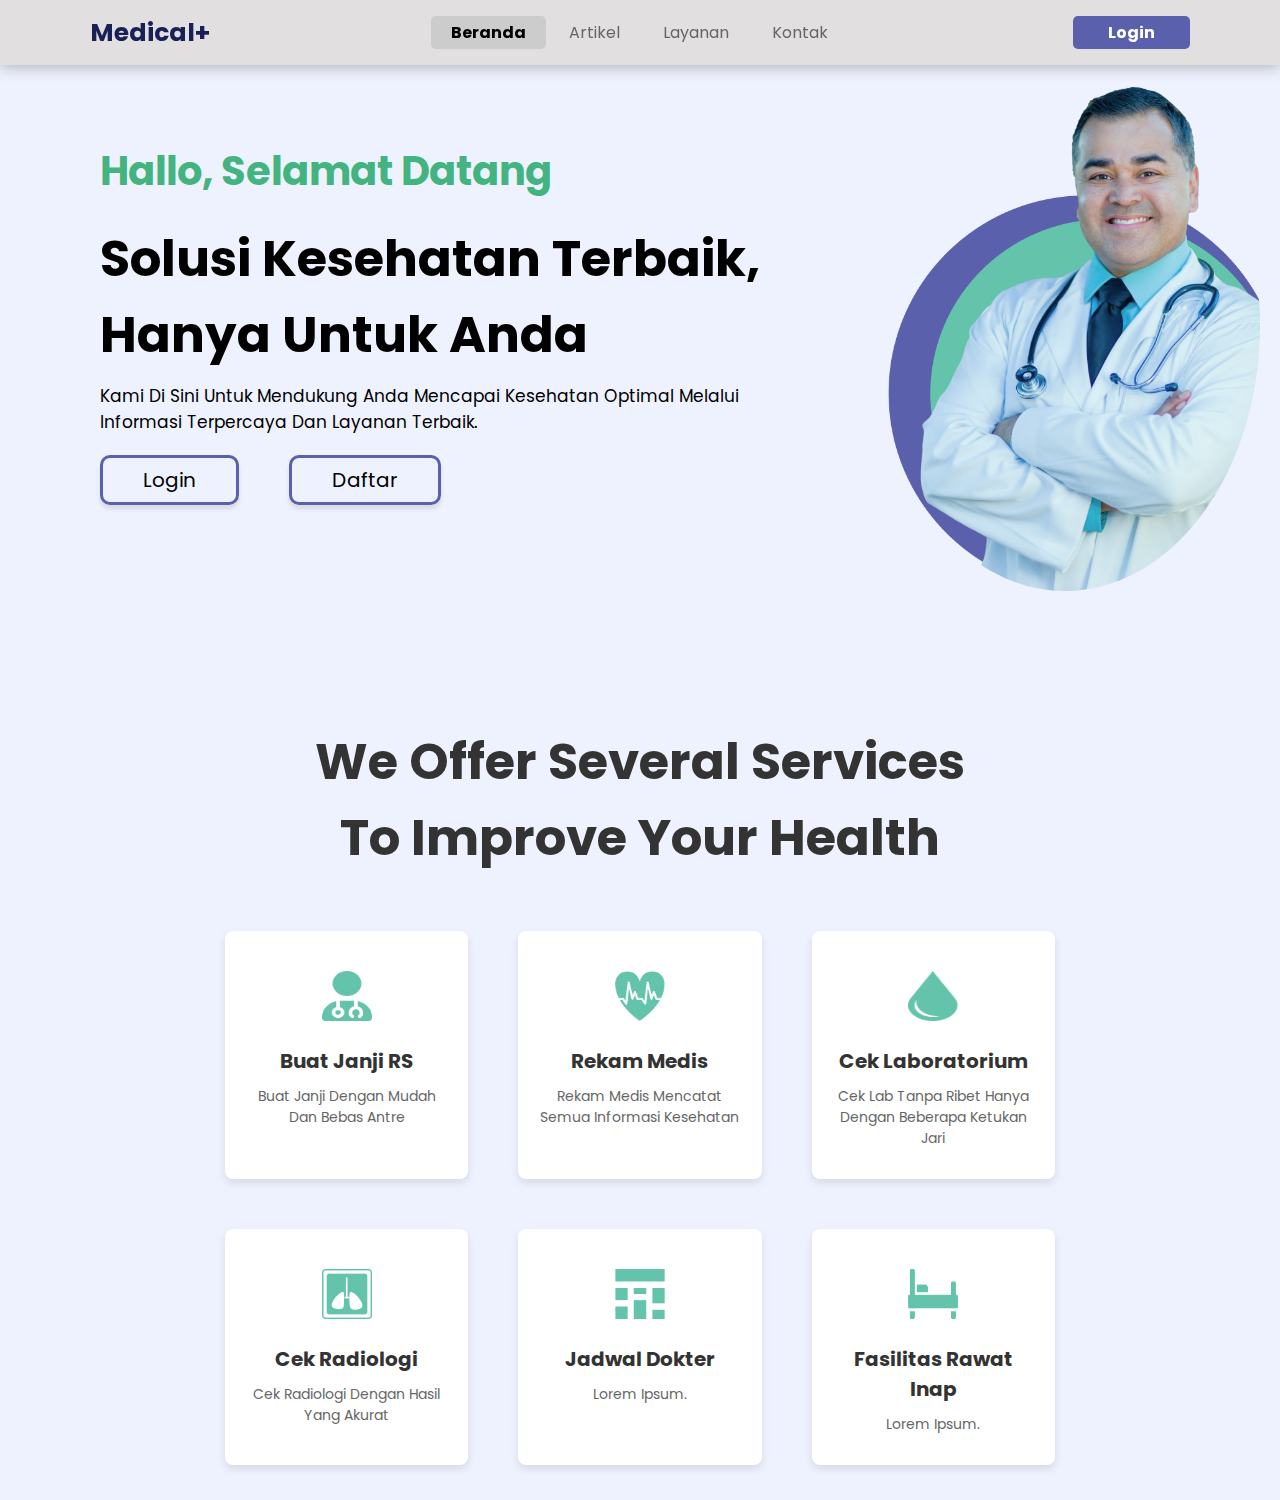
<file: public/lg/index.html>
<!DOCTYPE html>
<html lang="en">
<head>
  <meta charset="UTF-8">
  <meta name="viewport" content="width=device-width, initial-scale=1.0">
  <!-- Font awesome -->
  <link rel="stylesheet" href="https://cdnjs.cloudflare.com/ajax/libs/font-awesome/6.5.2/css/all.min.css">
  <link rel="stylesheet" href="style.css">

  <title>Mediacl+</title>
</head>
<body>

  <!-- header section starts -->
  <header>

    <a href="#" class="logo"><i class="fas-fa-untensils"></i>medical+</a>

    <nav class="navbar">
      <a href="#login">login</a>
      <a class="active" href="#beranda">beranda</a>
      <a href="#artikel">artikel</a>
      <a href="#layanan">layanan</a>
      <a href="#kontak">kontak</a>
    </nav>

    
    <div class="login">
      <a href="login/login.html">Login</a>
    </div>
    
    <div class="menu-bars">
      <i class="fas fa-bars" id="menu-bars"></i>
    </div>

  </header>

  <!-- header section end -->
  
  <section class="welcome-section" id="beranda">
    <div class="welcome-text">
      <h1>Hallo, Selamat Datang</h1>
      <h2>Solusi Kesehatan Terbaik, <br>Hanya Untuk Anda</h2>
      <p>Kami di sini untuk mendukung Anda mencapai kesehatan optimal melalui informasi terpercaya dan layanan terbaik.</p>
      <div class="buttons">
        <a href="login/login.html" class="btn login-btn">Login</a>
        <a href="login/login.html" class="btn login-btn">Daftar</a>
      </div>
    </div>
    <div class="doctor-image">
      <img src="img/doctor.png" alt="doctor">
    </div>
  </section>

  <br>
  <br>
  <br>

  <section class="services" id="layanan">
        <h1>We offer several services <br>To Improve Your Health</h1>
        <div class="services-container">
            <div class="service-box">
                <img src="img/buat_janji.png" alt="Buat Janji RS">
                <h3>Buat Janji RS</h3>
                <p>Buat janji dengan mudah dan bebas antre</p>
            </div>
            <div class="service-box">
                <img src="img/rekam_medis.png" alt="Rekam Medis">
                <h3>Rekam Medis</h3> 
                <p>Rekam medis mencatat semua informasi kesehatan</p>
            </div>
            <div class="service-box">
                <img src="img/cek_labo.png" alt="Cek Laboratorium">
                <h3>Cek Laboratorium</h3>
                <p>Cek lab tanpa ribet hanya dengan beberapa ketukan jari</p>
            </div>
            <div class="service-box">
                <img src="img/cek_radio.png" alt="Cek Radiologi">
                <h3>Cek Radiologi</h3>
                <p>Cek Radiologi dengan hasil yang akurat</p>
            </div>
            <div class="service-box">
                <img src="img/jadwal_dok.png" alt="Jadwal Dokter">
                <h3>Jadwal Dokter</h3>
                <p>Lorem Ipsum.</p>
            </div>
            <div class="service-box">
                <img src="img/rawat_inap.png" alt="Fasilitas Rawat Inap">
                <h3>Fasilitas Rawat Inap</h3>
                <p>Lorem Ipsum.</p>
            </div>
        </div>
    </section>

    <!-- <section class="artikel">
      <p>Lorem ipsum dolor, sit amet consectetur adipisicing elit. Praesentium necessitatibus aliquid dolor, ad facere a illum numquam voluptates. Exercitationem eos qui doloribus repudiandae esse officia vitae rerum. Enim, at ut.</p>
      <p>Lorem ipsum dolor, sit amet consectetur adipisicing elit. Praesentium necessitatibus aliquid dolor, ad facere a illum numquam voluptates. Exercitationem eos qui doloribus repudiandae esse officia vitae rerum. Enim, at ut.</p>
      <p>Lorem ipsum dolor, sit amet consectetur adipisicing elit. Praesentium necessitatibus aliquid dolor, ad facere a illum numquam voluptates. Exercitationem eos qui doloribus repudiandae esse officia vitae rerum. Enim, at ut.</p>
    </section> -->
  <script src="script.js"></script>
</body>
</html>
</file>
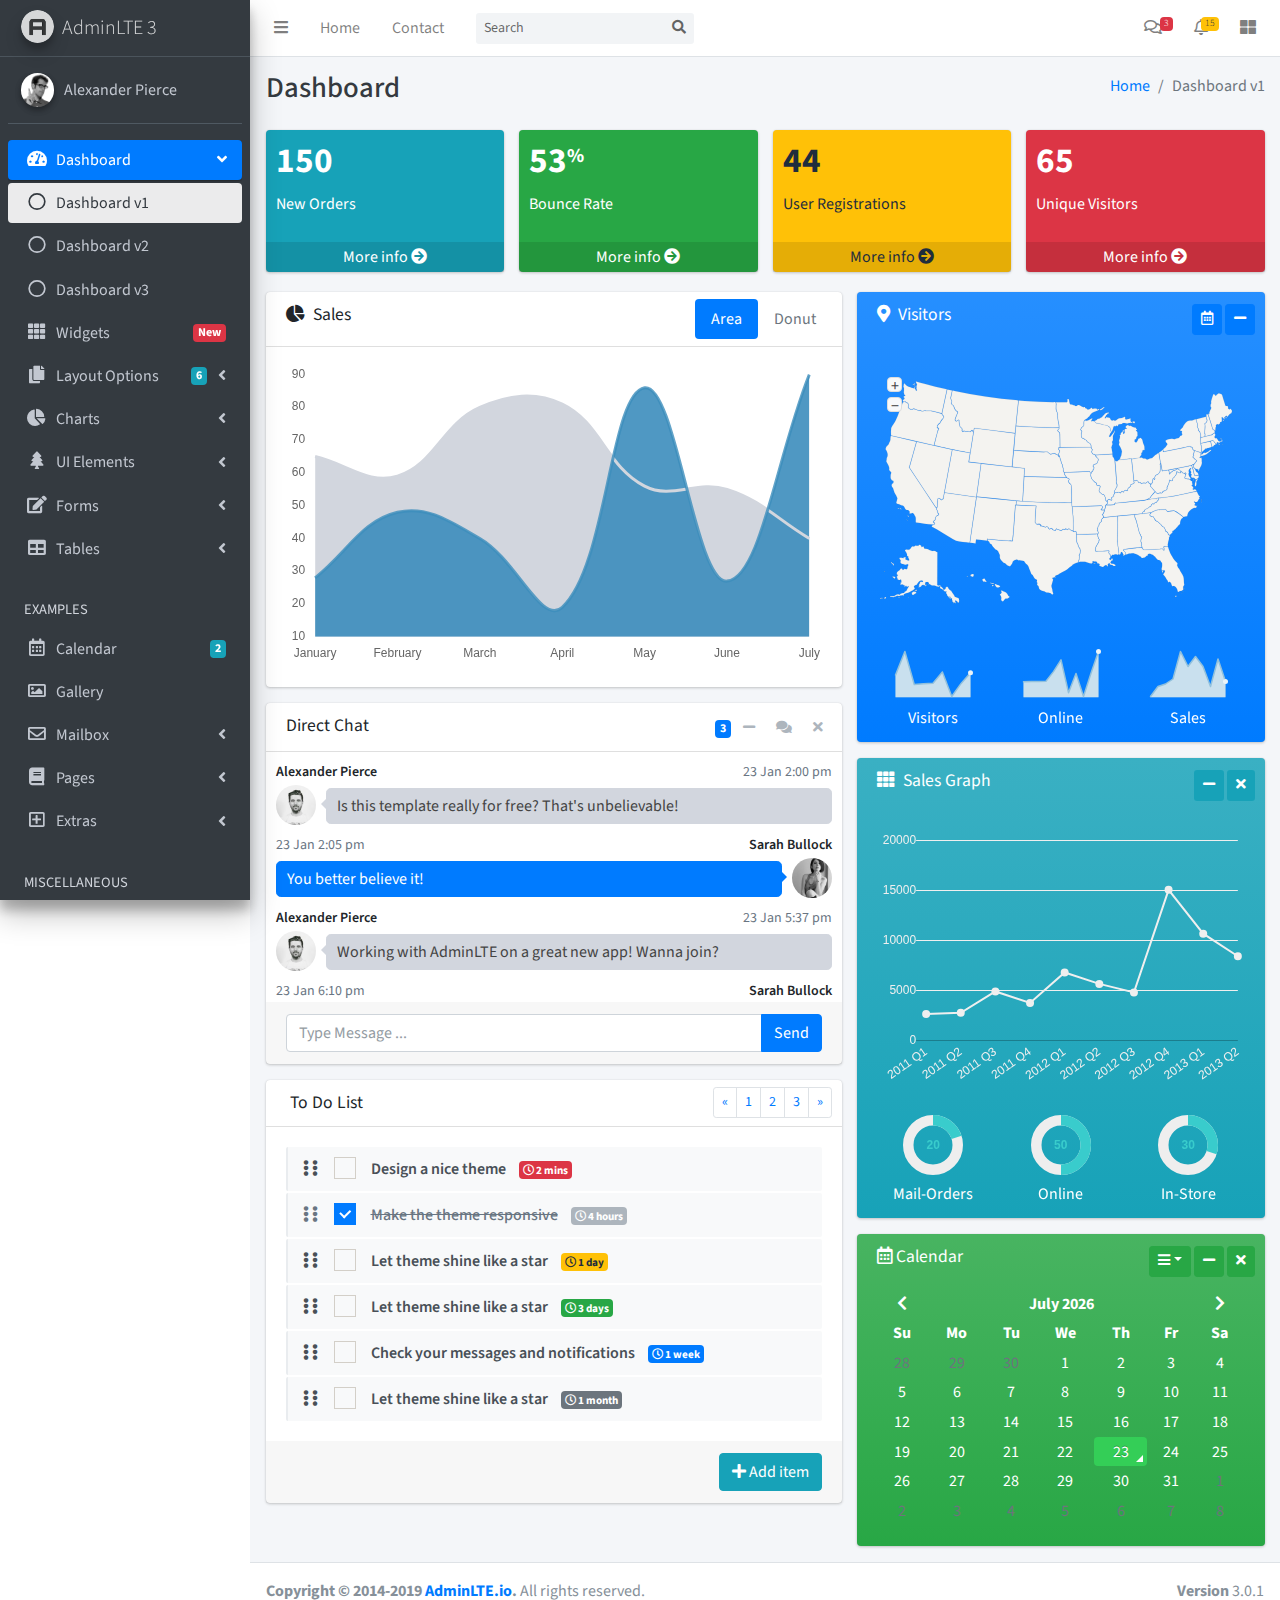
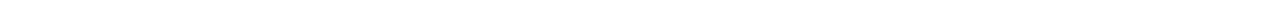
<file: public/lte/index.html>
<!DOCTYPE html>
<html>
<head>
  <meta charset="utf-8">
  <meta http-equiv="X-UA-Compatible" content="IE=edge">
  <title>AdminLTE 3 | Dashboard</title>
  <!-- Tell the browser to be responsive to screen width -->
  <meta name="viewport" content="width=device-width, initial-scale=1">
  <!-- Font Awesome -->
  <link rel="stylesheet" href="plugins/fontawesome-free/css/all.min.css">
  <!-- Ionicons -->
  <link rel="stylesheet" href="https://code.ionicframework.com/ionicons/2.0.1/css/ionicons.min.css">
  <!-- Tempusdominus Bbootstrap 4 -->
  <link rel="stylesheet" href="plugins/tempusdominus-bootstrap-4/css/tempusdominus-bootstrap-4.min.css">
  <!-- iCheck -->
  <link rel="stylesheet" href="plugins/icheck-bootstrap/icheck-bootstrap.min.css">
  <!-- JQVMap -->
  <link rel="stylesheet" href="plugins/jqvmap/jqvmap.min.css">
  <!-- Theme style -->
  <link rel="stylesheet" href="dist/css/adminlte.min.css">
  <!-- overlayScrollbars -->
  <link rel="stylesheet" href="plugins/overlayScrollbars/css/OverlayScrollbars.min.css">
  <!-- Daterange picker -->
  <link rel="stylesheet" href="plugins/daterangepicker/daterangepicker.css">
  <!-- summernote -->
  <link rel="stylesheet" href="plugins/summernote/summernote-bs4.css">
  <!-- Google Font: Source Sans Pro -->
  <link href="https://fonts.googleapis.com/css?family=Source+Sans+Pro:300,400,400i,700" rel="stylesheet">
</head>
<body class="hold-transition sidebar-mini layout-fixed">
<div class="wrapper">

  <!-- Navbar -->
  <nav class="main-header navbar navbar-expand navbar-white navbar-light">
    <!-- Left navbar links -->
    <ul class="navbar-nav">
      <li class="nav-item">
        <a class="nav-link" data-widget="pushmenu" href="#"><i class="fas fa-bars"></i></a>
      </li>
      <li class="nav-item d-none d-sm-inline-block">
        <a href="index3.html" class="nav-link">Home</a>
      </li>
      <li class="nav-item d-none d-sm-inline-block">
        <a href="#" class="nav-link">Contact</a>
      </li>
    </ul>

    <!-- SEARCH FORM -->
    <form class="form-inline ml-3">
      <div class="input-group input-group-sm">
        <input class="form-control form-control-navbar" type="search" placeholder="Search" aria-label="Search">
        <div class="input-group-append">
          <button class="btn btn-navbar" type="submit">
            <i class="fas fa-search"></i>
          </button>
        </div>
      </div>
    </form>

    <!-- Right navbar links -->
    <ul class="navbar-nav ml-auto">
      <!-- Messages Dropdown Menu -->
      <li class="nav-item dropdown">
        <a class="nav-link" data-toggle="dropdown" href="#">
          <i class="far fa-comments"></i>
          <span class="badge badge-danger navbar-badge">3</span>
        </a>
        <div class="dropdown-menu dropdown-menu-lg dropdown-menu-right">
          <a href="#" class="dropdown-item">
            <!-- Message Start -->
            <div class="media">
              <img src="dist/img/user1-128x128.jpg" alt="User Avatar" class="img-size-50 mr-3 img-circle">
              <div class="media-body">
                <h3 class="dropdown-item-title">
                  Brad Diesel
                  <span class="float-right text-sm text-danger"><i class="fas fa-star"></i></span>
                </h3>
                <p class="text-sm">Call me whenever you can...</p>
                <p class="text-sm text-muted"><i class="far fa-clock mr-1"></i> 4 Hours Ago</p>
              </div>
            </div>
            <!-- Message End -->
          </a>
          <div class="dropdown-divider"></div>
          <a href="#" class="dropdown-item">
            <!-- Message Start -->
            <div class="media">
              <img src="dist/img/user8-128x128.jpg" alt="User Avatar" class="img-size-50 img-circle mr-3">
              <div class="media-body">
                <h3 class="dropdown-item-title">
                  John Pierce
                  <span class="float-right text-sm text-muted"><i class="fas fa-star"></i></span>
                </h3>
                <p class="text-sm">I got your message bro</p>
                <p class="text-sm text-muted"><i class="far fa-clock mr-1"></i> 4 Hours Ago</p>
              </div>
            </div>
            <!-- Message End -->
          </a>
          <div class="dropdown-divider"></div>
          <a href="#" class="dropdown-item">
            <!-- Message Start -->
            <div class="media">
              <img src="dist/img/user3-128x128.jpg" alt="User Avatar" class="img-size-50 img-circle mr-3">
              <div class="media-body">
                <h3 class="dropdown-item-title">
                  Nora Silvester
                  <span class="float-right text-sm text-warning"><i class="fas fa-star"></i></span>
                </h3>
                <p class="text-sm">The subject goes here</p>
                <p class="text-sm text-muted"><i class="far fa-clock mr-1"></i> 4 Hours Ago</p>
              </div>
            </div>
            <!-- Message End -->
          </a>
          <div class="dropdown-divider"></div>
          <a href="#" class="dropdown-item dropdown-footer">See All Messages</a>
        </div>
      </li>
      <!-- Notifications Dropdown Menu -->
      <li class="nav-item dropdown">
        <a class="nav-link" data-toggle="dropdown" href="#">
          <i class="far fa-bell"></i>
          <span class="badge badge-warning navbar-badge">15</span>
        </a>
        <div class="dropdown-menu dropdown-menu-lg dropdown-menu-right">
          <span class="dropdown-item dropdown-header">15 Notifications</span>
          <div class="dropdown-divider"></div>
          <a href="#" class="dropdown-item">
            <i class="fas fa-envelope mr-2"></i> 4 new messages
            <span class="float-right text-muted text-sm">3 mins</span>
          </a>
          <div class="dropdown-divider"></div>
          <a href="#" class="dropdown-item">
            <i class="fas fa-users mr-2"></i> 8 friend requests
            <span class="float-right text-muted text-sm">12 hours</span>
          </a>
          <div class="dropdown-divider"></div>
          <a href="#" class="dropdown-item">
            <i class="fas fa-file mr-2"></i> 3 new reports
            <span class="float-right text-muted text-sm">2 days</span>
          </a>
          <div class="dropdown-divider"></div>
          <a href="#" class="dropdown-item dropdown-footer">See All Notifications</a>
        </div>
      </li>
      <li class="nav-item">
        <a class="nav-link" data-widget="control-sidebar" data-slide="true" href="#">
          <i class="fas fa-th-large"></i>
        </a>
      </li>
    </ul>
  </nav>
  <!-- /.navbar -->

  <!-- Main Sidebar Container -->
  <aside class="main-sidebar sidebar-dark-primary elevation-4">
    <!-- Brand Logo -->
    <a href="index3.html" class="brand-link">
      <img src="dist/img/AdminLTELogo.png" alt="AdminLTE Logo" class="brand-image img-circle elevation-3"
           style="opacity: .8">
      <span class="brand-text font-weight-light">AdminLTE 3</span>
    </a>

    <!-- Sidebar -->
    <div class="sidebar">
      <!-- Sidebar user panel (optional) -->
      <div class="user-panel mt-3 pb-3 mb-3 d-flex">
        <div class="image">
          <img src="dist/img/user2-160x160.jpg" class="img-circle elevation-2" alt="User Image">
        </div>
        <div class="info">
          <a href="#" class="d-block">Alexander Pierce</a>
        </div>
      </div>

      <!-- Sidebar Menu -->
      <nav class="mt-2">
        <ul class="nav nav-pills nav-sidebar flex-column" data-widget="treeview" role="menu" data-accordion="false">
          <!-- Add icons to the links using the .nav-icon class
               with font-awesome or any other icon font library -->
          <li class="nav-item has-treeview menu-open">
            <a href="#" class="nav-link active">
              <i class="nav-icon fas fa-tachometer-alt"></i>
              <p>
                Dashboard
                <i class="right fas fa-angle-left"></i>
              </p>
            </a>
            <ul class="nav nav-treeview">
              <li class="nav-item">
                <a href="./index.html" class="nav-link active">
                  <i class="far fa-circle nav-icon"></i>
                  <p>Dashboard v1</p>
                </a>
              </li>
              <li class="nav-item">
                <a href="./index2.html" class="nav-link">
                  <i class="far fa-circle nav-icon"></i>
                  <p>Dashboard v2</p>
                </a>
              </li>
              <li class="nav-item">
                <a href="./index3.html" class="nav-link">
                  <i class="far fa-circle nav-icon"></i>
                  <p>Dashboard v3</p>
                </a>
              </li>
            </ul>
          </li>
          <li class="nav-item">
            <a href="pages/widgets.html" class="nav-link">
              <i class="nav-icon fas fa-th"></i>
              <p>
                Widgets
                <span class="right badge badge-danger">New</span>
              </p>
            </a>
          </li>
          <li class="nav-item has-treeview">
            <a href="#" class="nav-link">
              <i class="nav-icon fas fa-copy"></i>
              <p>
                Layout Options
                <i class="fas fa-angle-left right"></i>
                <span class="badge badge-info right">6</span>
              </p>
            </a>
            <ul class="nav nav-treeview">
              <li class="nav-item">
                <a href="pages/layout/top-nav.html" class="nav-link">
                  <i class="far fa-circle nav-icon"></i>
                  <p>Top Navigation</p>
                </a>
              </li>
              <li class="nav-item">
                <a href="pages/layout/boxed.html" class="nav-link">
                  <i class="far fa-circle nav-icon"></i>
                  <p>Boxed</p>
                </a>
              </li>
              <li class="nav-item">
                <a href="pages/layout/fixed-sidebar.html" class="nav-link">
                  <i class="far fa-circle nav-icon"></i>
                  <p>Fixed Sidebar</p>
                </a>
              </li>
              <li class="nav-item">
                <a href="pages/layout/fixed-topnav.html" class="nav-link">
                  <i class="far fa-circle nav-icon"></i>
                  <p>Fixed Navbar</p>
                </a>
              </li>
              <li class="nav-item">
                <a href="pages/layout/fixed-footer.html" class="nav-link">
                  <i class="far fa-circle nav-icon"></i>
                  <p>Fixed Footer</p>
                </a>
              </li>
              <li class="nav-item">
                <a href="pages/layout/collapsed-sidebar.html" class="nav-link">
                  <i class="far fa-circle nav-icon"></i>
                  <p>Collapsed Sidebar</p>
                </a>
              </li>
            </ul>
          </li>
          <li class="nav-item has-treeview">
            <a href="#" class="nav-link">
              <i class="nav-icon fas fa-chart-pie"></i>
              <p>
                Charts
                <i class="right fas fa-angle-left"></i>
              </p>
            </a>
            <ul class="nav nav-treeview">
              <li class="nav-item">
                <a href="pages/charts/chartjs.html" class="nav-link">
                  <i class="far fa-circle nav-icon"></i>
                  <p>ChartJS</p>
                </a>
              </li>
              <li class="nav-item">
                <a href="pages/charts/flot.html" class="nav-link">
                  <i class="far fa-circle nav-icon"></i>
                  <p>Flot</p>
                </a>
              </li>
              <li class="nav-item">
                <a href="pages/charts/inline.html" class="nav-link">
                  <i class="far fa-circle nav-icon"></i>
                  <p>Inline</p>
                </a>
              </li>
            </ul>
          </li>
          <li class="nav-item has-treeview">
            <a href="#" class="nav-link">
              <i class="nav-icon fas fa-tree"></i>
              <p>
                UI Elements
                <i class="fas fa-angle-left right"></i>
              </p>
            </a>
            <ul class="nav nav-treeview">
              <li class="nav-item">
                <a href="pages/UI/general.html" class="nav-link">
                  <i class="far fa-circle nav-icon"></i>
                  <p>General</p>
                </a>
              </li>
              <li class="nav-item">
                <a href="pages/UI/icons.html" class="nav-link">
                  <i class="far fa-circle nav-icon"></i>
                  <p>Icons</p>
                </a>
              </li>
              <li class="nav-item">
                <a href="pages/UI/buttons.html" class="nav-link">
                  <i class="far fa-circle nav-icon"></i>
                  <p>Buttons</p>
                </a>
              </li>
              <li class="nav-item">
                <a href="pages/UI/sliders.html" class="nav-link">
                  <i class="far fa-circle nav-icon"></i>
                  <p>Sliders</p>
                </a>
              </li>
              <li class="nav-item">
                <a href="pages/UI/modals.html" class="nav-link">
                  <i class="far fa-circle nav-icon"></i>
                  <p>Modals & Alerts</p>
                </a>
              </li>
              <li class="nav-item">
                <a href="pages/UI/navbar.html" class="nav-link">
                  <i class="far fa-circle nav-icon"></i>
                  <p>Navbar & Tabs</p>
                </a>
              </li>
              <li class="nav-item">
                <a href="pages/UI/timeline.html" class="nav-link">
                  <i class="far fa-circle nav-icon"></i>
                  <p>Timeline</p>
                </a>
              </li>
              <li class="nav-item">
                <a href="pages/UI/ribbons.html" class="nav-link">
                  <i class="far fa-circle nav-icon"></i>
                  <p>Ribbons</p>
                </a>
              </li>
            </ul>
          </li>
          <li class="nav-item has-treeview">
            <a href="#" class="nav-link">
              <i class="nav-icon fas fa-edit"></i>
              <p>
                Forms
                <i class="fas fa-angle-left right"></i>
              </p>
            </a>
            <ul class="nav nav-treeview">
              <li class="nav-item">
                <a href="pages/forms/general.html" class="nav-link">
                  <i class="far fa-circle nav-icon"></i>
                  <p>General Elements</p>
                </a>
              </li>
              <li class="nav-item">
                <a href="pages/forms/advanced.html" class="nav-link">
                  <i class="far fa-circle nav-icon"></i>
                  <p>Advanced Elements</p>
                </a>
              </li>
              <li class="nav-item">
                <a href="pages/forms/editors.html" class="nav-link">
                  <i class="far fa-circle nav-icon"></i>
                  <p>Editors</p>
                </a>
              </li>
            </ul>
          </li>
          <li class="nav-item has-treeview">
            <a href="#" class="nav-link">
              <i class="nav-icon fas fa-table"></i>
              <p>
                Tables
                <i class="fas fa-angle-left right"></i>
              </p>
            </a>
            <ul class="nav nav-treeview">
              <li class="nav-item">
                <a href="pages/tables/simple.html" class="nav-link">
                  <i class="far fa-circle nav-icon"></i>
                  <p>Simple Tables</p>
                </a>
              </li>
              <li class="nav-item">
                <a href="pages/tables/data.html" class="nav-link">
                  <i class="far fa-circle nav-icon"></i>
                  <p>DataTables</p>
                </a>
              </li>
              <li class="nav-item">
                <a href="pages/tables/jsgrid.html" class="nav-link">
                  <i class="far fa-circle nav-icon"></i>
                  <p>jsGrid</p>
                </a>
              </li>
            </ul>
          </li>
          <li class="nav-header">EXAMPLES</li>
          <li class="nav-item">
            <a href="pages/calendar.html" class="nav-link">
              <i class="nav-icon far fa-calendar-alt"></i>
              <p>
                Calendar
                <span class="badge badge-info right">2</span>
              </p>
            </a>
          </li>
          <li class="nav-item">
            <a href="pages/gallery.html" class="nav-link">
              <i class="nav-icon far fa-image"></i>
              <p>
                Gallery
              </p>
            </a>
          </li>
          <li class="nav-item has-treeview">
            <a href="#" class="nav-link">
              <i class="nav-icon far fa-envelope"></i>
              <p>
                Mailbox
                <i class="fas fa-angle-left right"></i>
              </p>
            </a>
            <ul class="nav nav-treeview">
              <li class="nav-item">
                <a href="pages/mailbox/mailbox.html" class="nav-link">
                  <i class="far fa-circle nav-icon"></i>
                  <p>Inbox</p>
                </a>
              </li>
              <li class="nav-item">
                <a href="pages/mailbox/compose.html" class="nav-link">
                  <i class="far fa-circle nav-icon"></i>
                  <p>Compose</p>
                </a>
              </li>
              <li class="nav-item">
                <a href="pages/mailbox/read-mail.html" class="nav-link">
                  <i class="far fa-circle nav-icon"></i>
                  <p>Read</p>
                </a>
              </li>
            </ul>
          </li>
          <li class="nav-item has-treeview">
            <a href="#" class="nav-link">
              <i class="nav-icon fas fa-book"></i>
              <p>
                Pages
                <i class="fas fa-angle-left right"></i>
              </p>
            </a>
            <ul class="nav nav-treeview">
              <li class="nav-item">
                <a href="pages/examples/invoice.html" class="nav-link">
                  <i class="far fa-circle nav-icon"></i>
                  <p>Invoice</p>
                </a>
              </li>
              <li class="nav-item">
                <a href="pages/examples/profile.html" class="nav-link">
                  <i class="far fa-circle nav-icon"></i>
                  <p>Profile</p>
                </a>
              </li>
              <li class="nav-item">
                <a href="pages/examples/e_commerce.html" class="nav-link">
                  <i class="far fa-circle nav-icon"></i>
                  <p>E-commerce</p>
                </a>
              </li>
              <li class="nav-item">
                <a href="pages/examples/projects.html" class="nav-link">
                  <i class="far fa-circle nav-icon"></i>
                  <p>Projects</p>
                </a>
              </li>
              <li class="nav-item">
                <a href="pages/examples/project_add.html" class="nav-link">
                  <i class="far fa-circle nav-icon"></i>
                  <p>Project Add</p>
                </a>
              </li>
              <li class="nav-item">
                <a href="pages/examples/project_edit.html" class="nav-link">
                  <i class="far fa-circle nav-icon"></i>
                  <p>Project Edit</p>
                </a>
              </li>
              <li class="nav-item">
                <a href="pages/examples/project_detail.html" class="nav-link">
                  <i class="far fa-circle nav-icon"></i>
                  <p>Project Detail</p>
                </a>
              </li>
              <li class="nav-item">
                <a href="pages/examples/contacts.html" class="nav-link">
                  <i class="far fa-circle nav-icon"></i>
                  <p>Contacts</p>
                </a>
              </li>
            </ul>
          </li>
          <li class="nav-item has-treeview">
            <a href="#" class="nav-link">
              <i class="nav-icon far fa-plus-square"></i>
              <p>
                Extras
                <i class="fas fa-angle-left right"></i>
              </p>
            </a>
            <ul class="nav nav-treeview">
              <li class="nav-item">
                <a href="pages/examples/login.html" class="nav-link">
                  <i class="far fa-circle nav-icon"></i>
                  <p>Login</p>
                </a>
              </li>
              <li class="nav-item">
                <a href="pages/examples/register.html" class="nav-link">
                  <i class="far fa-circle nav-icon"></i>
                  <p>Register</p>
                </a>
              </li>
              <li class="nav-item">
                <a href="pages/examples/forgot-password.html" class="nav-link">
                  <i class="far fa-circle nav-icon"></i>
                  <p>Forgot Password</p>
                </a>
              </li>
              <li class="nav-item">
                <a href="pages/examples/recover-password.html" class="nav-link">
                  <i class="far fa-circle nav-icon"></i>
                  <p>Recover Password</p>
                </a>
              </li>
              <li class="nav-item">
                <a href="pages/examples/lockscreen.html" class="nav-link">
                  <i class="far fa-circle nav-icon"></i>
                  <p>Lockscreen</p>
                </a>
              </li>
              <li class="nav-item">
                <a href="pages/examples/legacy-user-menu.html" class="nav-link">
                  <i class="far fa-circle nav-icon"></i>
                  <p>Legacy User Menu</p>
                </a>
              </li>
              <li class="nav-item">
                <a href="pages/examples/language-menu.html" class="nav-link">
                  <i class="far fa-circle nav-icon"></i>
                  <p>Language Menu</p>
                </a>
              </li>
              <li class="nav-item">
                <a href="pages/examples/404.html" class="nav-link">
                  <i class="far fa-circle nav-icon"></i>
                  <p>Error 404</p>
                </a>
              </li>
              <li class="nav-item">
                <a href="pages/examples/500.html" class="nav-link">
                  <i class="far fa-circle nav-icon"></i>
                  <p>Error 500</p>
                </a>
              </li>
              <li class="nav-item">
                <a href="pages/examples/pace.html" class="nav-link">
                  <i class="far fa-circle nav-icon"></i>
                  <p>Pace</p>
                </a>
              </li>
              <li class="nav-item">
                <a href="pages/examples/blank.html" class="nav-link">
                  <i class="far fa-circle nav-icon"></i>
                  <p>Blank Page</p>
                </a>
              </li>
              <li class="nav-item">
                <a href="starter.html" class="nav-link">
                  <i class="far fa-circle nav-icon"></i>
                  <p>Starter Page</p>
                </a>
              </li>
            </ul>
          </li>
          <li class="nav-header">MISCELLANEOUS</li>
          <li class="nav-item">
            <a href="https://adminlte.io/docs/3.0" class="nav-link">
              <i class="nav-icon fas fa-file"></i>
              <p>Documentation</p>
            </a>
          </li>
          <li class="nav-header">MULTI LEVEL EXAMPLE</li>
          <li class="nav-item">
            <a href="#" class="nav-link">
              <i class="fas fa-circle nav-icon"></i>
              <p>Level 1</p>
            </a>
          </li>
          <li class="nav-item has-treeview">
            <a href="#" class="nav-link">
              <i class="nav-icon fas fa-circle"></i>
              <p>
                Level 1
                <i class="right fas fa-angle-left"></i>
              </p>
            </a>
            <ul class="nav nav-treeview">
              <li class="nav-item">
                <a href="#" class="nav-link">
                  <i class="far fa-circle nav-icon"></i>
                  <p>Level 2</p>
                </a>
              </li>
              <li class="nav-item has-treeview">
                <a href="#" class="nav-link">
                  <i class="far fa-circle nav-icon"></i>
                  <p>
                    Level 2
                    <i class="right fas fa-angle-left"></i>
                  </p>
                </a>
                <ul class="nav nav-treeview">
                  <li class="nav-item">
                    <a href="#" class="nav-link">
                      <i class="far fa-dot-circle nav-icon"></i>
                      <p>Level 3</p>
                    </a>
                  </li>
                  <li class="nav-item">
                    <a href="#" class="nav-link">
                      <i class="far fa-dot-circle nav-icon"></i>
                      <p>Level 3</p>
                    </a>
                  </li>
                  <li class="nav-item">
                    <a href="#" class="nav-link">
                      <i class="far fa-dot-circle nav-icon"></i>
                      <p>Level 3</p>
                    </a>
                  </li>
                </ul>
              </li>
              <li class="nav-item">
                <a href="#" class="nav-link">
                  <i class="far fa-circle nav-icon"></i>
                  <p>Level 2</p>
                </a>
              </li>
            </ul>
          </li>
          <li class="nav-item">
            <a href="#" class="nav-link">
              <i class="fas fa-circle nav-icon"></i>
              <p>Level 1</p>
            </a>
          </li>
          <li class="nav-header">LABELS</li>
          <li class="nav-item">
            <a href="#" class="nav-link">
              <i class="nav-icon far fa-circle text-danger"></i>
              <p class="text">Important</p>
            </a>
          </li>
          <li class="nav-item">
            <a href="#" class="nav-link">
              <i class="nav-icon far fa-circle text-warning"></i>
              <p>Warning</p>
            </a>
          </li>
          <li class="nav-item">
            <a href="#" class="nav-link">
              <i class="nav-icon far fa-circle text-info"></i>
              <p>Informational</p>
            </a>
          </li>
        </ul>
      </nav>
      <!-- /.sidebar-menu -->
    </div>
    <!-- /.sidebar -->
  </aside>

  <!-- Content Wrapper. Contains page content -->
  <div class="content-wrapper">
    <!-- Content Header (Page header) -->
    <div class="content-header">
      <div class="container-fluid">
        <div class="row mb-2">
          <div class="col-sm-6">
            <h1 class="m-0 text-dark">Dashboard</h1>
          </div><!-- /.col -->
          <div class="col-sm-6">
            <ol class="breadcrumb float-sm-right">
              <li class="breadcrumb-item"><a href="#">Home</a></li>
              <li class="breadcrumb-item active">Dashboard v1</li>
            </ol>
          </div><!-- /.col -->
        </div><!-- /.row -->
      </div><!-- /.container-fluid -->
    </div>
    <!-- /.content-header -->

    <!-- Main content -->
    <section class="content">
      <div class="container-fluid">
        <!-- Small boxes (Stat box) -->
        <div class="row">
          <div class="col-lg-3 col-6">
            <!-- small box -->
            <div class="small-box bg-info">
              <div class="inner">
                <h3>150</h3>

                <p>New Orders</p>
              </div>
              <div class="icon">
                <i class="ion ion-bag"></i>
              </div>
              <a href="#" class="small-box-footer">More info <i class="fas fa-arrow-circle-right"></i></a>
            </div>
          </div>
          <!-- ./col -->
          <div class="col-lg-3 col-6">
            <!-- small box -->
            <div class="small-box bg-success">
              <div class="inner">
                <h3>53<sup style="font-size: 20px">%</sup></h3>

                <p>Bounce Rate</p>
              </div>
              <div class="icon">
                <i class="ion ion-stats-bars"></i>
              </div>
              <a href="#" class="small-box-footer">More info <i class="fas fa-arrow-circle-right"></i></a>
            </div>
          </div>
          <!-- ./col -->
          <div class="col-lg-3 col-6">
            <!-- small box -->
            <div class="small-box bg-warning">
              <div class="inner">
                <h3>44</h3>

                <p>User Registrations</p>
              </div>
              <div class="icon">
                <i class="ion ion-person-add"></i>
              </div>
              <a href="#" class="small-box-footer">More info <i class="fas fa-arrow-circle-right"></i></a>
            </div>
          </div>
          <!-- ./col -->
          <div class="col-lg-3 col-6">
            <!-- small box -->
            <div class="small-box bg-danger">
              <div class="inner">
                <h3>65</h3>

                <p>Unique Visitors</p>
              </div>
              <div class="icon">
                <i class="ion ion-pie-graph"></i>
              </div>
              <a href="#" class="small-box-footer">More info <i class="fas fa-arrow-circle-right"></i></a>
            </div>
          </div>
          <!-- ./col -->
        </div>
        <!-- /.row -->
        <!-- Main row -->
        <div class="row">
          <!-- Left col -->
          <section class="col-lg-7 connectedSortable">
            <!-- Custom tabs (Charts with tabs)-->
            <div class="card">
              <div class="card-header">
                <h3 class="card-title">
                  <i class="fas fa-chart-pie mr-1"></i>
                  Sales
                </h3>
                <div class="card-tools">
                  <ul class="nav nav-pills ml-auto">
                    <li class="nav-item">
                      <a class="nav-link active" href="#revenue-chart" data-toggle="tab">Area</a>
                    </li>
                    <li class="nav-item">
                      <a class="nav-link" href="#sales-chart" data-toggle="tab">Donut</a>
                    </li>
                  </ul>
                </div>
              </div><!-- /.card-header -->
              <div class="card-body">
                <div class="tab-content p-0">
                  <!-- Morris chart - Sales -->
                  <div class="chart tab-pane active" id="revenue-chart"
                       style="position: relative; height: 300px;">
                      <canvas id="revenue-chart-canvas" height="300" style="height: 300px;"></canvas>                         
                   </div>
                  <div class="chart tab-pane" id="sales-chart" style="position: relative; height: 300px;">
                    <canvas id="sales-chart-canvas" height="300" style="height: 300px;"></canvas>                         
                  </div>  
                </div>
              </div><!-- /.card-body -->
            </div>
            <!-- /.card -->

            <!-- DIRECT CHAT -->
            <div class="card direct-chat direct-chat-primary">
              <div class="card-header">
                <h3 class="card-title">Direct Chat</h3>

                <div class="card-tools">
                  <span data-toggle="tooltip" title="3 New Messages" class="badge badge-primary">3</span>
                  <button type="button" class="btn btn-tool" data-card-widget="collapse">
                    <i class="fas fa-minus"></i>
                  </button>
                  <button type="button" class="btn btn-tool" data-toggle="tooltip" title="Contacts"
                          data-widget="chat-pane-toggle">
                    <i class="fas fa-comments"></i>
                  </button>
                  <button type="button" class="btn btn-tool" data-card-widget="remove"><i class="fas fa-times"></i>
                  </button>
                </div>
              </div>
              <!-- /.card-header -->
              <div class="card-body">
                <!-- Conversations are loaded here -->
                <div class="direct-chat-messages">
                  <!-- Message. Default to the left -->
                  <div class="direct-chat-msg">
                    <div class="direct-chat-infos clearfix">
                      <span class="direct-chat-name float-left">Alexander Pierce</span>
                      <span class="direct-chat-timestamp float-right">23 Jan 2:00 pm</span>
                    </div>
                    <!-- /.direct-chat-infos -->
                    <img class="direct-chat-img" src="dist/img/user1-128x128.jpg" alt="message user image">
                    <!-- /.direct-chat-img -->
                    <div class="direct-chat-text">
                      Is this template really for free? That's unbelievable!
                    </div>
                    <!-- /.direct-chat-text -->
                  </div>
                  <!-- /.direct-chat-msg -->

                  <!-- Message to the right -->
                  <div class="direct-chat-msg right">
                    <div class="direct-chat-infos clearfix">
                      <span class="direct-chat-name float-right">Sarah Bullock</span>
                      <span class="direct-chat-timestamp float-left">23 Jan 2:05 pm</span>
                    </div>
                    <!-- /.direct-chat-infos -->
                    <img class="direct-chat-img" src="dist/img/user3-128x128.jpg" alt="message user image">
                    <!-- /.direct-chat-img -->
                    <div class="direct-chat-text">
                      You better believe it!
                    </div>
                    <!-- /.direct-chat-text -->
                  </div>
                  <!-- /.direct-chat-msg -->

                  <!-- Message. Default to the left -->
                  <div class="direct-chat-msg">
                    <div class="direct-chat-infos clearfix">
                      <span class="direct-chat-name float-left">Alexander Pierce</span>
                      <span class="direct-chat-timestamp float-right">23 Jan 5:37 pm</span>
                    </div>
                    <!-- /.direct-chat-infos -->
                    <img class="direct-chat-img" src="dist/img/user1-128x128.jpg" alt="message user image">
                    <!-- /.direct-chat-img -->
                    <div class="direct-chat-text">
                      Working with AdminLTE on a great new app! Wanna join?
                    </div>
                    <!-- /.direct-chat-text -->
                  </div>
                  <!-- /.direct-chat-msg -->

                  <!-- Message to the right -->
                  <div class="direct-chat-msg right">
                    <div class="direct-chat-infos clearfix">
                      <span class="direct-chat-name float-right">Sarah Bullock</span>
                      <span class="direct-chat-timestamp float-left">23 Jan 6:10 pm</span>
                    </div>
                    <!-- /.direct-chat-infos -->
                    <img class="direct-chat-img" src="dist/img/user3-128x128.jpg" alt="message user image">
                    <!-- /.direct-chat-img -->
                    <div class="direct-chat-text">
                      I would love to.
                    </div>
                    <!-- /.direct-chat-text -->
                  </div>
                  <!-- /.direct-chat-msg -->

                </div>
                <!--/.direct-chat-messages-->

                <!-- Contacts are loaded here -->
                <div class="direct-chat-contacts">
                  <ul class="contacts-list">
                    <li>
                      <a href="#">
                        <img class="contacts-list-img" src="dist/img/user1-128x128.jpg">

                        <div class="contacts-list-info">
                          <span class="contacts-list-name">
                            Count Dracula
                            <small class="contacts-list-date float-right">2/28/2015</small>
                          </span>
                          <span class="contacts-list-msg">How have you been? I was...</span>
                        </div>
                        <!-- /.contacts-list-info -->
                      </a>
                    </li>
                    <!-- End Contact Item -->
                    <li>
                      <a href="#">
                        <img class="contacts-list-img" src="dist/img/user7-128x128.jpg">

                        <div class="contacts-list-info">
                          <span class="contacts-list-name">
                            Sarah Doe
                            <small class="contacts-list-date float-right">2/23/2015</small>
                          </span>
                          <span class="contacts-list-msg">I will be waiting for...</span>
                        </div>
                        <!-- /.contacts-list-info -->
                      </a>
                    </li>
                    <!-- End Contact Item -->
                    <li>
                      <a href="#">
                        <img class="contacts-list-img" src="dist/img/user3-128x128.jpg">

                        <div class="contacts-list-info">
                          <span class="contacts-list-name">
                            Nadia Jolie
                            <small class="contacts-list-date float-right">2/20/2015</small>
                          </span>
                          <span class="contacts-list-msg">I'll call you back at...</span>
                        </div>
                        <!-- /.contacts-list-info -->
                      </a>
                    </li>
                    <!-- End Contact Item -->
                    <li>
                      <a href="#">
                        <img class="contacts-list-img" src="dist/img/user5-128x128.jpg">

                        <div class="contacts-list-info">
                          <span class="contacts-list-name">
                            Nora S. Vans
                            <small class="contacts-list-date float-right">2/10/2015</small>
                          </span>
                          <span class="contacts-list-msg">Where is your new...</span>
                        </div>
                        <!-- /.contacts-list-info -->
                      </a>
                    </li>
                    <!-- End Contact Item -->
                    <li>
                      <a href="#">
                        <img class="contacts-list-img" src="dist/img/user6-128x128.jpg">

                        <div class="contacts-list-info">
                          <span class="contacts-list-name">
                            John K.
                            <small class="contacts-list-date float-right">1/27/2015</small>
                          </span>
                          <span class="contacts-list-msg">Can I take a look at...</span>
                        </div>
                        <!-- /.contacts-list-info -->
                      </a>
                    </li>
                    <!-- End Contact Item -->
                    <li>
                      <a href="#">
                        <img class="contacts-list-img" src="dist/img/user8-128x128.jpg">

                        <div class="contacts-list-info">
                          <span class="contacts-list-name">
                            Kenneth M.
                            <small class="contacts-list-date float-right">1/4/2015</small>
                          </span>
                          <span class="contacts-list-msg">Never mind I found...</span>
                        </div>
                        <!-- /.contacts-list-info -->
                      </a>
                    </li>
                    <!-- End Contact Item -->
                  </ul>
                  <!-- /.contacts-list -->
                </div>
                <!-- /.direct-chat-pane -->
              </div>
              <!-- /.card-body -->
              <div class="card-footer">
                <form action="#" method="post">
                  <div class="input-group">
                    <input type="text" name="message" placeholder="Type Message ..." class="form-control">
                    <span class="input-group-append">
                      <button type="button" class="btn btn-primary">Send</button>
                    </span>
                  </div>
                </form>
              </div>
              <!-- /.card-footer-->
            </div>
            <!--/.direct-chat -->

            <!-- TO DO List -->
            <div class="card">
              <div class="card-header">
                <h3 class="card-title">
                  <i class="ion ion-clipboard mr-1"></i>
                  To Do List
                </h3>

                <div class="card-tools">
                  <ul class="pagination pagination-sm">
                    <li class="page-item"><a href="#" class="page-link">&laquo;</a></li>
                    <li class="page-item"><a href="#" class="page-link">1</a></li>
                    <li class="page-item"><a href="#" class="page-link">2</a></li>
                    <li class="page-item"><a href="#" class="page-link">3</a></li>
                    <li class="page-item"><a href="#" class="page-link">&raquo;</a></li>
                  </ul>
                </div>
              </div>
              <!-- /.card-header -->
              <div class="card-body">
                <ul class="todo-list" data-widget="todo-list">
                  <li>
                    <!-- drag handle -->
                    <span class="handle">
                      <i class="fas fa-ellipsis-v"></i>
                      <i class="fas fa-ellipsis-v"></i>
                    </span>
                    <!-- checkbox -->
                    <div  class="icheck-primary d-inline ml-2">
                      <input type="checkbox" value="" name="todo1" id="todoCheck1">
                      <label for="todoCheck1"></label>
                    </div>
                    <!-- todo text -->
                    <span class="text">Design a nice theme</span>
                    <!-- Emphasis label -->
                    <small class="badge badge-danger"><i class="far fa-clock"></i> 2 mins</small>
                    <!-- General tools such as edit or delete-->
                    <div class="tools">
                      <i class="fas fa-edit"></i>
                      <i class="fas fa-trash-o"></i>
                    </div>
                  </li>
                  <li>
                    <span class="handle">
                      <i class="fas fa-ellipsis-v"></i>
                      <i class="fas fa-ellipsis-v"></i>
                    </span>
                    <div  class="icheck-primary d-inline ml-2">
                      <input type="checkbox" value="" name="todo2" id="todoCheck2" checked>
                      <label for="todoCheck2"></label>
                    </div>
                    <span class="text">Make the theme responsive</span>
                    <small class="badge badge-info"><i class="far fa-clock"></i> 4 hours</small>
                    <div class="tools">
                      <i class="fas fa-edit"></i>
                      <i class="fas fa-trash-o"></i>
                    </div>
                  </li>
                  <li>
                    <span class="handle">
                      <i class="fas fa-ellipsis-v"></i>
                      <i class="fas fa-ellipsis-v"></i>
                    </span>
                    <div  class="icheck-primary d-inline ml-2">
                      <input type="checkbox" value="" name="todo3" id="todoCheck3">
                      <label for="todoCheck3"></label>
                    </div>
                    <span class="text">Let theme shine like a star</span>
                    <small class="badge badge-warning"><i class="far fa-clock"></i> 1 day</small>
                    <div class="tools">
                      <i class="fas fa-edit"></i>
                      <i class="fas fa-trash-o"></i>
                    </div>
                  </li>
                  <li>
                    <span class="handle">
                      <i class="fas fa-ellipsis-v"></i>
                      <i class="fas fa-ellipsis-v"></i>
                    </span>
                    <div  class="icheck-primary d-inline ml-2">
                      <input type="checkbox" value="" name="todo4" id="todoCheck4">
                      <label for="todoCheck4"></label>
                    </div>
                    <span class="text">Let theme shine like a star</span>
                    <small class="badge badge-success"><i class="far fa-clock"></i> 3 days</small>
                    <div class="tools">
                      <i class="fas fa-edit"></i>
                      <i class="fas fa-trash-o"></i>
                    </div>
                  </li>
                  <li>
                    <span class="handle">
                      <i class="fas fa-ellipsis-v"></i>
                      <i class="fas fa-ellipsis-v"></i>
                    </span>
                    <div  class="icheck-primary d-inline ml-2">
                      <input type="checkbox" value="" name="todo5" id="todoCheck5">
                      <label for="todoCheck5"></label>
                    </div>
                    <span class="text">Check your messages and notifications</span>
                    <small class="badge badge-primary"><i class="far fa-clock"></i> 1 week</small>
                    <div class="tools">
                      <i class="fas fa-edit"></i>
                      <i class="fas fa-trash-o"></i>
                    </div>
                  </li>
                  <li>
                    <span class="handle">
                      <i class="fas fa-ellipsis-v"></i>
                      <i class="fas fa-ellipsis-v"></i>
                    </span>
                    <div  class="icheck-primary d-inline ml-2">
                      <input type="checkbox" value="" name="todo6" id="todoCheck6">
                      <label for="todoCheck6"></label>
                    </div>
                    <span class="text">Let theme shine like a star</span>
                    <small class="badge badge-secondary"><i class="far fa-clock"></i> 1 month</small>
                    <div class="tools">
                      <i class="fas fa-edit"></i>
                      <i class="fas fa-trash-o"></i>
                    </div>
                  </li>
                </ul>
              </div>
              <!-- /.card-body -->
              <div class="card-footer clearfix">
                <button type="button" class="btn btn-info float-right"><i class="fas fa-plus"></i> Add item</button>
              </div>
            </div>
            <!-- /.card -->
          </section>
          <!-- /.Left col -->
          <!-- right col (We are only adding the ID to make the widgets sortable)-->
          <section class="col-lg-5 connectedSortable">

            <!-- Map card -->
            <div class="card bg-gradient-primary">
              <div class="card-header border-0">
                <h3 class="card-title">
                  <i class="fas fa-map-marker-alt mr-1"></i>
                  Visitors
                </h3>
                <!-- card tools -->
                <div class="card-tools">
                  <button type="button"
                          class="btn btn-primary btn-sm daterange"
                          data-toggle="tooltip"
                          title="Date range">
                    <i class="far fa-calendar-alt"></i>
                  </button>
                  <button type="button"
                          class="btn btn-primary btn-sm"
                          data-card-widget="collapse"
                          data-toggle="tooltip"
                          title="Collapse">
                    <i class="fas fa-minus"></i>
                  </button>
                </div>
                <!-- /.card-tools -->
              </div>
              <div class="card-body">
                <div id="world-map" style="height: 250px; width: 100%;"></div>
              </div>
              <!-- /.card-body-->
              <div class="card-footer bg-transparent">
                <div class="row">
                  <div class="col-4 text-center">
                    <div id="sparkline-1"></div>
                    <div class="text-white">Visitors</div>
                  </div>
                  <!-- ./col -->
                  <div class="col-4 text-center">
                    <div id="sparkline-2"></div>
                    <div class="text-white">Online</div>
                  </div>
                  <!-- ./col -->
                  <div class="col-4 text-center">
                    <div id="sparkline-3"></div>
                    <div class="text-white">Sales</div>
                  </div>
                  <!-- ./col -->
                </div>
                <!-- /.row -->
              </div>
            </div>
            <!-- /.card -->

            <!-- solid sales graph -->
            <div class="card bg-gradient-info">
              <div class="card-header border-0">
                <h3 class="card-title">
                  <i class="fas fa-th mr-1"></i>
                  Sales Graph
                </h3>

                <div class="card-tools">
                  <button type="button" class="btn bg-info btn-sm" data-card-widget="collapse">
                    <i class="fas fa-minus"></i>
                  </button>
                  <button type="button" class="btn bg-info btn-sm" data-card-widget="remove">
                    <i class="fas fa-times"></i>
                  </button>
                </div>
              </div>
              <div class="card-body">
                <canvas class="chart" id="line-chart" style="min-height: 250px; height: 250px; max-height: 250px; max-width: 100%;"></canvas>
              </div>
              <!-- /.card-body -->
              <div class="card-footer bg-transparent">
                <div class="row">
                  <div class="col-4 text-center">
                    <input type="text" class="knob" data-readonly="true" value="20" data-width="60" data-height="60"
                           data-fgColor="#39CCCC">

                    <div class="text-white">Mail-Orders</div>
                  </div>
                  <!-- ./col -->
                  <div class="col-4 text-center">
                    <input type="text" class="knob" data-readonly="true" value="50" data-width="60" data-height="60"
                           data-fgColor="#39CCCC">

                    <div class="text-white">Online</div>
                  </div>
                  <!-- ./col -->
                  <div class="col-4 text-center">
                    <input type="text" class="knob" data-readonly="true" value="30" data-width="60" data-height="60"
                           data-fgColor="#39CCCC">

                    <div class="text-white">In-Store</div>
                  </div>
                  <!-- ./col -->
                </div>
                <!-- /.row -->
              </div>
              <!-- /.card-footer -->
            </div>
            <!-- /.card -->

            <!-- Calendar -->
            <div class="card bg-gradient-success">
              <div class="card-header border-0">

                <h3 class="card-title">
                  <i class="far fa-calendar-alt"></i>
                  Calendar
                </h3>
                <!-- tools card -->
                <div class="card-tools">
                  <!-- button with a dropdown -->
                  <div class="btn-group">
                    <button type="button" class="btn btn-success btn-sm dropdown-toggle" data-toggle="dropdown">
                      <i class="fas fa-bars"></i></button>
                    <div class="dropdown-menu float-right" role="menu">
                      <a href="#" class="dropdown-item">Add new event</a>
                      <a href="#" class="dropdown-item">Clear events</a>
                      <div class="dropdown-divider"></div>
                      <a href="#" class="dropdown-item">View calendar</a>
                    </div>
                  </div>
                  <button type="button" class="btn btn-success btn-sm" data-card-widget="collapse">
                    <i class="fas fa-minus"></i>
                  </button>
                  <button type="button" class="btn btn-success btn-sm" data-card-widget="remove">
                    <i class="fas fa-times"></i>
                  </button>
                </div>
                <!-- /. tools -->
              </div>
              <!-- /.card-header -->
              <div class="card-body pt-0">
                <!--The calendar -->
                <div id="calendar" style="width: 100%"></div>
              </div>
              <!-- /.card-body -->
            </div>
            <!-- /.card -->
          </section>
          <!-- right col -->
        </div>
        <!-- /.row (main row) -->
      </div><!-- /.container-fluid -->
    </section>
    <!-- /.content -->
  </div>
  <!-- /.content-wrapper -->
  <footer class="main-footer">
    <strong>Copyright &copy; 2014-2019 <a href="http://adminlte.io">AdminLTE.io</a>.</strong>
    All rights reserved.
    <div class="float-right d-none d-sm-inline-block">
      <b>Version</b> 3.0.1
    </div>
  </footer>

  <!-- Control Sidebar -->
  <aside class="control-sidebar control-sidebar-dark">
    <!-- Control sidebar content goes here -->
  </aside>
  <!-- /.control-sidebar -->
</div>
<!-- ./wrapper -->

<!-- jQuery -->
<script src="plugins/jquery/jquery.min.js"></script>
<!-- jQuery UI 1.11.4 -->
<script src="plugins/jquery-ui/jquery-ui.min.js"></script>
<!-- Resolve conflict in jQuery UI tooltip with Bootstrap tooltip -->
<script>
  $.widget.bridge('uibutton', $.ui.button)
</script>
<!-- Bootstrap 4 -->
<script src="plugins/bootstrap/js/bootstrap.bundle.min.js"></script>
<!-- ChartJS -->
<script src="plugins/chart.js/Chart.min.js"></script>
<!-- Sparkline -->
<script src="plugins/sparklines/sparkline.js"></script>
<!-- JQVMap -->
<script src="plugins/jqvmap/jquery.vmap.min.js"></script>
<script src="plugins/jqvmap/maps/jquery.vmap.usa.js"></script>
<!-- jQuery Knob Chart -->
<script src="plugins/jquery-knob/jquery.knob.min.js"></script>
<!-- daterangepicker -->
<script src="plugins/moment/moment.min.js"></script>
<script src="plugins/daterangepicker/daterangepicker.js"></script>
<!-- Tempusdominus Bootstrap 4 -->
<script src="plugins/tempusdominus-bootstrap-4/js/tempusdominus-bootstrap-4.min.js"></script>
<!-- Summernote -->
<script src="plugins/summernote/summernote-bs4.min.js"></script>
<!-- overlayScrollbars -->
<script src="plugins/overlayScrollbars/js/jquery.overlayScrollbars.min.js"></script>
<!-- AdminLTE App -->
<script src="dist/js/adminlte.js"></script>
<!-- AdminLTE dashboard demo (This is only for demo purposes) -->
<script src="dist/js/pages/dashboard.js"></script>
<!-- AdminLTE for demo purposes -->
<script src="dist/js/demo.js"></script>
</body>
</html>
</file>
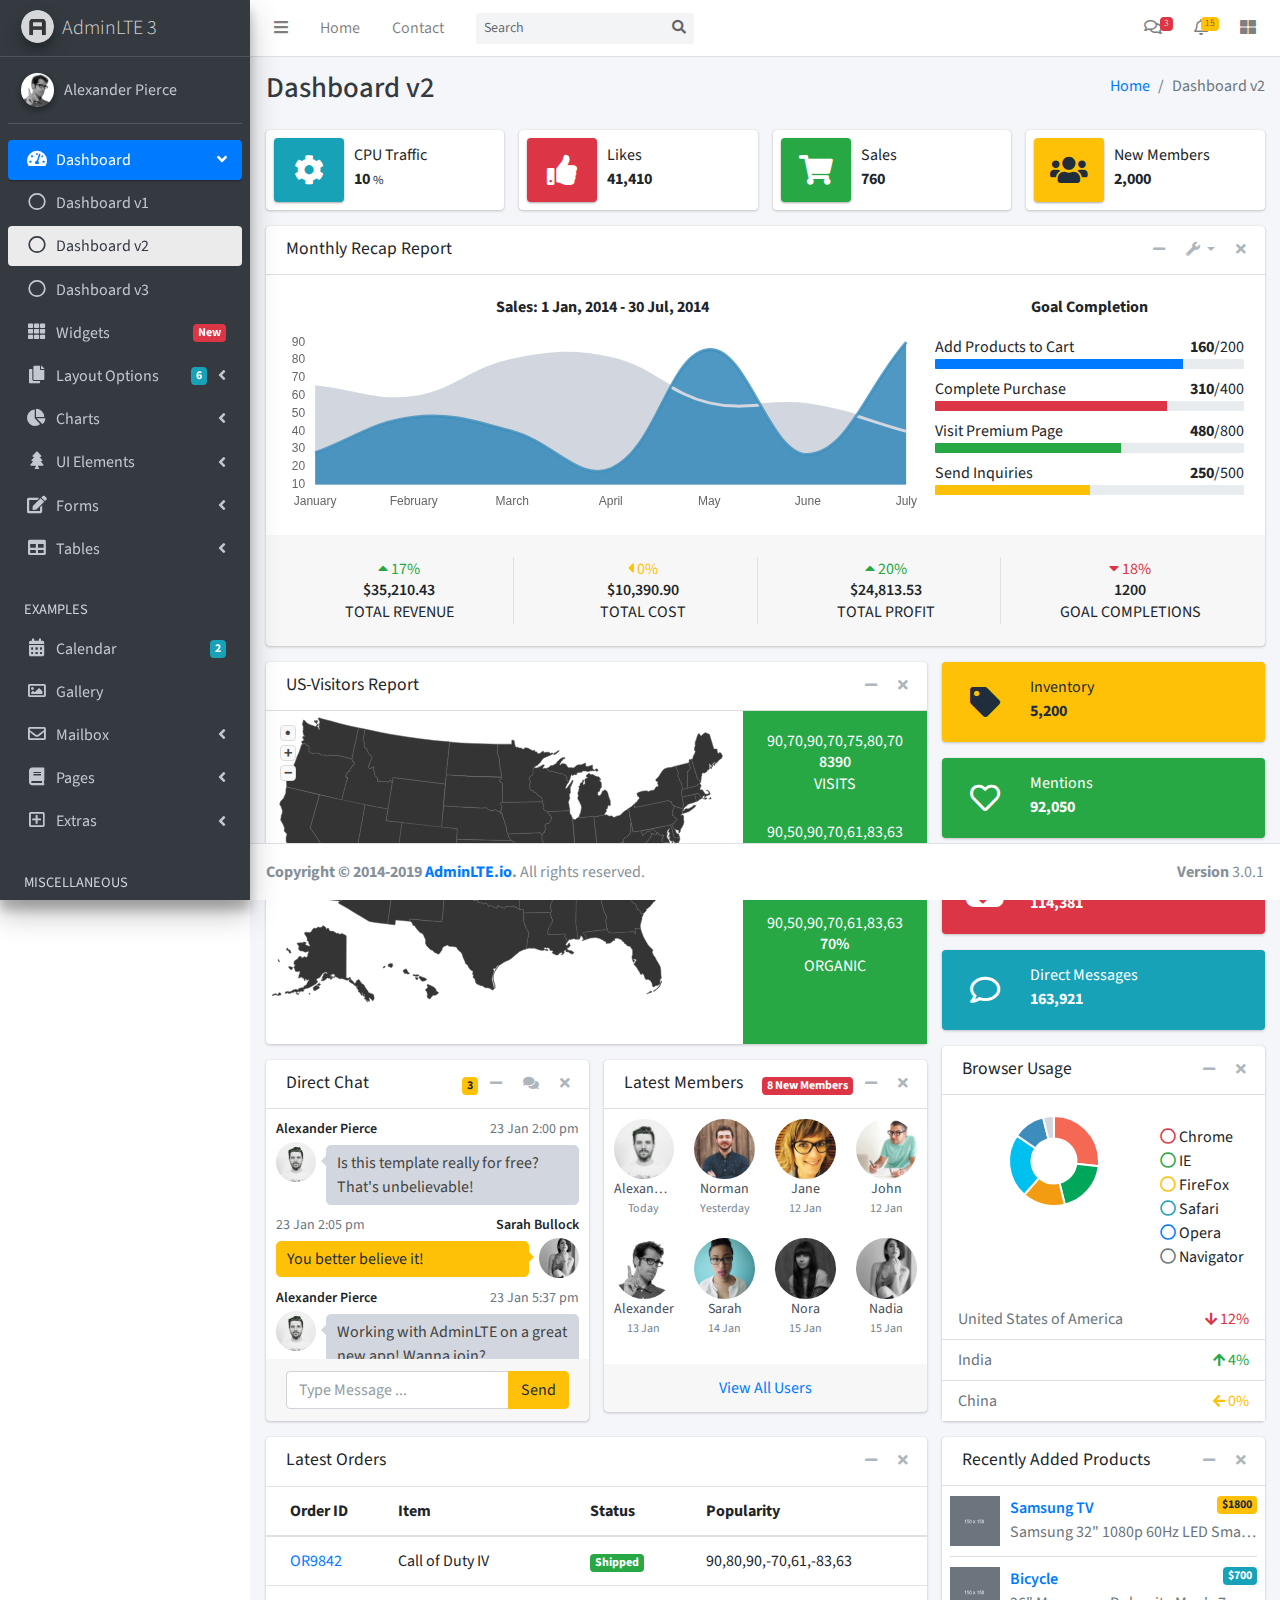
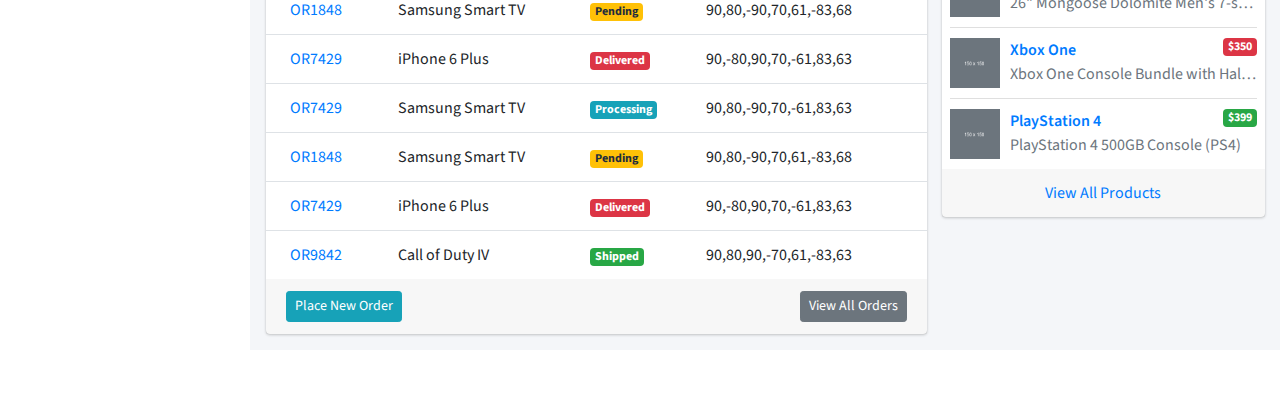
<file: public/lte/index2.html>
<!DOCTYPE html>
<html lang="en">
<head>
  <meta charset="utf-8">
  <meta name="viewport" content="width=device-width, initial-scale=1">
  <meta http-equiv="x-ua-compatible" content="ie=edge">

  <title>AdminLTE 3 | Dashboard 2</title>

  <!-- Font Awesome Icons -->
  <link rel="stylesheet" href="plugins/fontawesome-free/css/all.min.css">
  <!-- overlayScrollbars -->
  <link rel="stylesheet" href="plugins/overlayScrollbars/css/OverlayScrollbars.min.css">
  <!-- Theme style -->
  <link rel="stylesheet" href="dist/css/adminlte.min.css">
  <!-- Google Font: Source Sans Pro -->
  <link href="https://fonts.googleapis.com/css?family=Source+Sans+Pro:300,400,400i,700" rel="stylesheet">
</head>
<body class="hold-transition sidebar-mini layout-fixed layout-navbar-fixed layout-footer-fixed">
<div class="wrapper">
  <!-- Navbar -->
  <nav class="main-header navbar navbar-expand navbar-white navbar-light">
    <!-- Left navbar links -->
    <ul class="navbar-nav">
      <li class="nav-item">
        <a class="nav-link" data-widget="pushmenu" href="#"><i class="fas fa-bars"></i></a>
      </li>
      <li class="nav-item d-none d-sm-inline-block">
        <a href="index3.html" class="nav-link">Home</a>
      </li>
      <li class="nav-item d-none d-sm-inline-block">
        <a href="#" class="nav-link">Contact</a>
      </li>
    </ul>

    <!-- SEARCH FORM -->
    <form class="form-inline ml-3">
      <div class="input-group input-group-sm">
        <input class="form-control form-control-navbar" type="search" placeholder="Search" aria-label="Search">
        <div class="input-group-append">
          <button class="btn btn-navbar" type="submit">
            <i class="fas fa-search"></i>
          </button>
        </div>
      </div>
    </form>

    <!-- Right navbar links -->
    <ul class="navbar-nav ml-auto">
      <!-- Messages Dropdown Menu -->
      <li class="nav-item dropdown">
        <a class="nav-link" data-toggle="dropdown" href="#">
          <i class="far fa-comments"></i>
          <span class="badge badge-danger navbar-badge">3</span>
        </a>
        <div class="dropdown-menu dropdown-menu-lg dropdown-menu-right">
          <a href="#" class="dropdown-item">
            <!-- Message Start -->
            <div class="media">
              <img src="dist/img/user1-128x128.jpg" alt="User Avatar" class="img-size-50 mr-3 img-circle">
              <div class="media-body">
                <h3 class="dropdown-item-title">
                  Brad Diesel
                  <span class="float-right text-sm text-danger"><i class="fas fa-star"></i></span>
                </h3>
                <p class="text-sm">Call me whenever you can...</p>
                <p class="text-sm text-muted"><i class="far fa-clock mr-1"></i> 4 Hours Ago</p>
              </div>
            </div>
            <!-- Message End -->
          </a>
          <div class="dropdown-divider"></div>
          <a href="#" class="dropdown-item">
            <!-- Message Start -->
            <div class="media">
              <img src="dist/img/user8-128x128.jpg" alt="User Avatar" class="img-size-50 img-circle mr-3">
              <div class="media-body">
                <h3 class="dropdown-item-title">
                  John Pierce
                  <span class="float-right text-sm text-muted"><i class="fas fa-star"></i></span>
                </h3>
                <p class="text-sm">I got your message bro</p>
                <p class="text-sm text-muted"><i class="far fa-clock mr-1"></i> 4 Hours Ago</p>
              </div>
            </div>
            <!-- Message End -->
          </a>
          <div class="dropdown-divider"></div>
          <a href="#" class="dropdown-item">
            <!-- Message Start -->
            <div class="media">
              <img src="dist/img/user3-128x128.jpg" alt="User Avatar" class="img-size-50 img-circle mr-3">
              <div class="media-body">
                <h3 class="dropdown-item-title">
                  Nora Silvester
                  <span class="float-right text-sm text-warning"><i class="fas fa-star"></i></span>
                </h3>
                <p class="text-sm">The subject goes here</p>
                <p class="text-sm text-muted"><i class="far fa-clock mr-1"></i> 4 Hours Ago</p>
              </div>
            </div>
            <!-- Message End -->
          </a>
          <div class="dropdown-divider"></div>
          <a href="#" class="dropdown-item dropdown-footer">See All Messages</a>
        </div>
      </li>
      <!-- Notifications Dropdown Menu -->
      <li class="nav-item dropdown">
        <a class="nav-link" data-toggle="dropdown" href="#">
          <i class="far fa-bell"></i>
          <span class="badge badge-warning navbar-badge">15</span>
        </a>
        <div class="dropdown-menu dropdown-menu-lg dropdown-menu-right">
          <span class="dropdown-item dropdown-header">15 Notifications</span>
          <div class="dropdown-divider"></div>
          <a href="#" class="dropdown-item">
            <i class="fas fa-envelope mr-2"></i> 4 new messages
            <span class="float-right text-muted text-sm">3 mins</span>
          </a>
          <div class="dropdown-divider"></div>
          <a href="#" class="dropdown-item">
            <i class="fas fa-users mr-2"></i> 8 friend requests
            <span class="float-right text-muted text-sm">12 hours</span>
          </a>
          <div class="dropdown-divider"></div>
          <a href="#" class="dropdown-item">
            <i class="fas fa-file mr-2"></i> 3 new reports
            <span class="float-right text-muted text-sm">2 days</span>
          </a>
          <div class="dropdown-divider"></div>
          <a href="#" class="dropdown-item dropdown-footer">See All Notifications</a>
        </div>
      </li>
      <li class="nav-item">
        <a class="nav-link" data-widget="control-sidebar" data-slide="true" href="#"><i
            class="fas fa-th-large"></i></a>
      </li>
    </ul>
  </nav>
  <!-- /.navbar -->

  <!-- Main Sidebar Container -->
  <aside class="main-sidebar sidebar-dark-primary elevation-4">
    <!-- Brand Logo -->
    <a href="index3.html" class="brand-link">
      <img src="dist/img/AdminLTELogo.png" alt="AdminLTE Logo" class="brand-image img-circle elevation-3"
           style="opacity: .8">
      <span class="brand-text font-weight-light">AdminLTE 3</span>
    </a>

    <!-- Sidebar -->
    <div class="sidebar">
      <!-- Sidebar user panel (optional) -->
      <div class="user-panel mt-3 pb-3 mb-3 d-flex">
        <div class="image">
          <img src="dist/img/user2-160x160.jpg" class="img-circle elevation-2" alt="User Image">
        </div>
        <div class="info">
          <a href="#" class="d-block">Alexander Pierce</a>
        </div>
      </div>

      <!-- Sidebar Menu -->
      <nav class="mt-2">
        <ul class="nav nav-pills nav-sidebar flex-column" data-widget="treeview" role="menu" data-accordion="false">
          <!-- Add icons to the links using the .nav-icon class
               with font-awesome or any other icon font library -->
          <li class="nav-item has-treeview menu-open">
            <a href="#" class="nav-link active">
              <i class="nav-icon fas fa-tachometer-alt"></i>
              <p>
                Dashboard
                <i class="right fas fa-angle-left"></i>
              </p>
            </a>
            <ul class="nav nav-treeview">
              <li class="nav-item">
                <a href="./index.html" class="nav-link">
                  <i class="far fa-circle nav-icon"></i>
                  <p>Dashboard v1</p>
                </a>
              </li>
              <li class="nav-item">
                <a href="./index2.html" class="nav-link active">
                  <i class="far fa-circle nav-icon"></i>
                  <p>Dashboard v2</p>
                </a>
              </li>
              <li class="nav-item">
                <a href="./index3.html" class="nav-link">
                  <i class="far fa-circle nav-icon"></i>
                  <p>Dashboard v3</p>
                </a>
              </li>
            </ul>
          </li>
          <li class="nav-item">
            <a href="pages/widgets.html" class="nav-link">
              <i class="nav-icon fas fa-th"></i>
              <p>
                Widgets
                <span class="right badge badge-danger">New</span>
              </p>
            </a>
          </li>
          <li class="nav-item has-treeview">
            <a href="#" class="nav-link">
              <i class="nav-icon fas fa-copy"></i>
              <p>
                Layout Options
                <i class="fas fa-angle-left right"></i>
                <span class="badge badge-info right">6</span>
              </p>
            </a>
            <ul class="nav nav-treeview">
              <li class="nav-item">
                <a href="pages/layout/top-nav.html" class="nav-link">
                  <i class="far fa-circle nav-icon"></i>
                  <p>Top Navigation</p>
                </a>
              </li>
              <li class="nav-item">
                <a href="pages/layout/boxed.html" class="nav-link">
                  <i class="far fa-circle nav-icon"></i>
                  <p>Boxed</p>
                </a>
              </li>
              <li class="nav-item">
                <a href="pages/layout/fixed-sidebar.html" class="nav-link">
                  <i class="far fa-circle nav-icon"></i>
                  <p>Fixed Sidebar</p>
                </a>
              </li>
              <li class="nav-item">
                <a href="pages/layout/fixed-topnav.html" class="nav-link">
                  <i class="far fa-circle nav-icon"></i>
                  <p>Fixed Navbar</p>
                </a>
              </li>
              <li class="nav-item">
                <a href="pages/layout/fixed-footer.html" class="nav-link">
                  <i class="far fa-circle nav-icon"></i>
                  <p>Fixed Footer</p>
                </a>
              </li>
              <li class="nav-item">
                <a href="pages/layout/collapsed-sidebar.html" class="nav-link">
                  <i class="far fa-circle nav-icon"></i>
                  <p>Collapsed Sidebar</p>
                </a>
              </li>
            </ul>
          </li>
          <li class="nav-item has-treeview">
            <a href="#" class="nav-link">
              <i class="nav-icon fas fa-chart-pie"></i>
              <p>
                Charts
                <i class="right fas fa-angle-left"></i>
              </p>
            </a>
            <ul class="nav nav-treeview">
              <li class="nav-item">
                <a href="pages/charts/chartjs.html" class="nav-link">
                  <i class="far fa-circle nav-icon"></i>
                  <p>ChartJS</p>
                </a>
              </li>
              <li class="nav-item">
                <a href="pages/charts/flot.html" class="nav-link">
                  <i class="far fa-circle nav-icon"></i>
                  <p>Flot</p>
                </a>
              </li>
              <li class="nav-item">
                <a href="pages/charts/inline.html" class="nav-link">
                  <i class="far fa-circle nav-icon"></i>
                  <p>Inline</p>
                </a>
              </li>
            </ul>
          </li>
          <li class="nav-item has-treeview">
            <a href="#" class="nav-link">
              <i class="nav-icon fas fa-tree"></i>
              <p>
                UI Elements
                <i class="fas fa-angle-left right"></i>
              </p>
            </a>
            <ul class="nav nav-treeview">
              <li class="nav-item">
                <a href="pages/UI/general.html" class="nav-link">
                  <i class="far fa-circle nav-icon"></i>
                  <p>General</p>
                </a>
              </li>
              <li class="nav-item">
                <a href="pages/UI/icons.html" class="nav-link">
                  <i class="far fa-circle nav-icon"></i>
                  <p>Icons</p>
                </a>
              </li>
              <li class="nav-item">
                <a href="pages/UI/buttons.html" class="nav-link">
                  <i class="far fa-circle nav-icon"></i>
                  <p>Buttons</p>
                </a>
              </li>
              <li class="nav-item">
                <a href="pages/UI/sliders.html" class="nav-link">
                  <i class="far fa-circle nav-icon"></i>
                  <p>Sliders</p>
                </a>
              </li>
              <li class="nav-item">
                <a href="pages/UI/modals.html" class="nav-link">
                  <i class="far fa-circle nav-icon"></i>
                  <p>Modals & Alerts</p>
                </a>
              </li>
              <li class="nav-item">
                <a href="pages/UI/navbar.html" class="nav-link">
                  <i class="far fa-circle nav-icon"></i>
                  <p>Navbar & Tabs</p>
                </a>
              </li>
              <li class="nav-item">
                <a href="pages/UI/timeline.html" class="nav-link">
                  <i class="far fa-circle nav-icon"></i>
                  <p>Timeline</p>
                </a>
              </li>
              <li class="nav-item">
                <a href="pages/UI/ribbons.html" class="nav-link">
                  <i class="far fa-circle nav-icon"></i>
                  <p>Ribbons</p>
                </a>
              </li>
            </ul>
          </li>
          <li class="nav-item has-treeview">
            <a href="#" class="nav-link">
              <i class="nav-icon fas fa-edit"></i>
              <p>
                Forms
                <i class="fas fa-angle-left right"></i>
              </p>
            </a>
            <ul class="nav nav-treeview">
              <li class="nav-item">
                <a href="pages/forms/general.html" class="nav-link">
                  <i class="far fa-circle nav-icon"></i>
                  <p>General Elements</p>
                </a>
              </li>
              <li class="nav-item">
                <a href="pages/forms/advanced.html" class="nav-link">
                  <i class="far fa-circle nav-icon"></i>
                  <p>Advanced Elements</p>
                </a>
              </li>
              <li class="nav-item">
                <a href="pages/forms/editors.html" class="nav-link">
                  <i class="far fa-circle nav-icon"></i>
                  <p>Editors</p>
                </a>
              </li>
            </ul>
          </li>
          <li class="nav-item has-treeview">
            <a href="#" class="nav-link">
              <i class="nav-icon fas fa-table"></i>
              <p>
                Tables
                <i class="fas fa-angle-left right"></i>
              </p>
            </a>
            <ul class="nav nav-treeview">
              <li class="nav-item">
                <a href="pages/tables/simple.html" class="nav-link">
                  <i class="far fa-circle nav-icon"></i>
                  <p>Simple Tables</p>
                </a>
              </li>
              <li class="nav-item">
                <a href="pages/tables/data.html" class="nav-link">
                  <i class="far fa-circle nav-icon"></i>
                  <p>DataTables</p>
                </a>
              </li>
              <li class="nav-item">
                <a href="pages/tables/jsgrid.html" class="nav-link">
                  <i class="far fa-circle nav-icon"></i>
                  <p>jsGrid</p>
                </a>
              </li>
            </ul>
          </li>
          <li class="nav-header">EXAMPLES</li>
          <li class="nav-item">
            <a href="pages/calendar.html" class="nav-link">
              <i class="nav-icon fas fa-calendar-alt"></i>
              <p>
                Calendar
                <span class="badge badge-info right">2</span>
              </p>
            </a>
          </li>
          <li class="nav-item">
            <a href="pages/gallery.html" class="nav-link">
              <i class="nav-icon far fa-image"></i>
              <p>
                Gallery
              </p>
            </a>
          </li>
          <li class="nav-item has-treeview">
            <a href="#" class="nav-link">
              <i class="nav-icon far fa-envelope"></i>
              <p>
                Mailbox
                <i class="fas fa-angle-left right"></i>
              </p>
            </a>
            <ul class="nav nav-treeview">
              <li class="nav-item">
                <a href="pages/mailbox/mailbox.html" class="nav-link">
                  <i class="far fa-circle nav-icon"></i>
                  <p>Inbox</p>
                </a>
              </li>
              <li class="nav-item">
                <a href="pages/mailbox/compose.html" class="nav-link">
                  <i class="far fa-circle nav-icon"></i>
                  <p>Compose</p>
                </a>
              </li>
              <li class="nav-item">
                <a href="pages/mailbox/read-mail.html" class="nav-link">
                  <i class="far fa-circle nav-icon"></i>
                  <p>Read</p>
                </a>
              </li>
            </ul>
          </li>
          <li class="nav-item has-treeview">
            <a href="#" class="nav-link">
              <i class="nav-icon fas fa-book"></i>
              <p>
                Pages
                <i class="fas fa-angle-left right"></i>
              </p>
            </a>
            <ul class="nav nav-treeview">
              <li class="nav-item">
                <a href="pages/examples/invoice.html" class="nav-link">
                  <i class="far fa-circle nav-icon"></i>
                  <p>Invoice</p>
                </a>
              </li>
              <li class="nav-item">
                <a href="pages/examples/profile.html" class="nav-link">
                  <i class="far fa-circle nav-icon"></i>
                  <p>Profile</p>
                </a>
              </li>
              <li class="nav-item">
                <a href="pages/examples/e_commerce.html" class="nav-link">
                  <i class="far fa-circle nav-icon"></i>
                  <p>E-commerce</p>
                </a>
              </li>
              <li class="nav-item">
                <a href="pages/examples/projects.html" class="nav-link">
                  <i class="far fa-circle nav-icon"></i>
                  <p>Projects</p>
                </a>
              </li>
              <li class="nav-item">
                <a href="pages/examples/project_add.html" class="nav-link">
                  <i class="far fa-circle nav-icon"></i>
                  <p>Project Add</p>
                </a>
              </li>
              <li class="nav-item">
                <a href="pages/examples/project_edit.html" class="nav-link">
                  <i class="far fa-circle nav-icon"></i>
                  <p>Project Edit</p>
                </a>
              </li>
              <li class="nav-item">
                <a href="pages/examples/project_detail.html" class="nav-link">
                  <i class="far fa-circle nav-icon"></i>
                  <p>Project Detail</p>
                </a>
              </li>
              <li class="nav-item">
                <a href="pages/examples/contacts.html" class="nav-link">
                  <i class="far fa-circle nav-icon"></i>
                  <p>Contacts</p>
                </a>
              </li>
            </ul>
          </li>
          <li class="nav-item has-treeview">
            <a href="#" class="nav-link">
              <i class="nav-icon far fa-plus-square"></i>
              <p>
                Extras
                <i class="fas fa-angle-left right"></i>
              </p>
            </a>
            <ul class="nav nav-treeview">
              <li class="nav-item">
                <a href="pages/examples/login.html" class="nav-link">
                  <i class="far fa-circle nav-icon"></i>
                  <p>Login</p>
                </a>
              </li>
              <li class="nav-item">
                <a href="pages/examples/register.html" class="nav-link">
                  <i class="far fa-circle nav-icon"></i>
                  <p>Register</p>
                </a>
              </li>
              <li class="nav-item">
                <a href="pages/examples/forgot-password.html" class="nav-link">
                  <i class="far fa-circle nav-icon"></i>
                  <p>Forgot Password</p>
                </a>
              </li>
              <li class="nav-item">
                <a href="pages/examples/recover-password.html" class="nav-link">
                  <i class="far fa-circle nav-icon"></i>
                  <p>Recover Password</p>
                </a>
              </li>
              <li class="nav-item">
                <a href="pages/examples/lockscreen.html" class="nav-link">
                  <i class="far fa-circle nav-icon"></i>
                  <p>Lockscreen</p>
                </a>
              </li>
              <li class="nav-item">
                <a href="pages/examples/legacy-user-menu.html" class="nav-link">
                  <i class="far fa-circle nav-icon"></i>
                  <p>Legacy User Menu</p>
                </a>
              </li>
              <li class="nav-item">
                <a href="pages/examples/language-menu.html" class="nav-link">
                  <i class="far fa-circle nav-icon"></i>
                  <p>Language Menu</p>
                </a>
              </li>
              <li class="nav-item">
                <a href="pages/examples/404.html" class="nav-link">
                  <i class="far fa-circle nav-icon"></i>
                  <p>Error 404</p>
                </a>
              </li>
              <li class="nav-item">
                <a href="pages/examples/500.html" class="nav-link">
                  <i class="far fa-circle nav-icon"></i>
                  <p>Error 500</p>
                </a>
              </li>
              <li class="nav-item">
                <a href="pages/examples/pace.html" class="nav-link">
                  <i class="far fa-circle nav-icon"></i>
                  <p>Pace</p>
                </a>
              </li>
              <li class="nav-item">
                <a href="pages/examples/blank.html" class="nav-link">
                  <i class="far fa-circle nav-icon"></i>
                  <p>Blank Page</p>
                </a>
              </li>
              <li class="nav-item">
                <a href="starter.html" class="nav-link">
                  <i class="far fa-circle nav-icon"></i>
                  <p>Starter Page</p>
                </a>
              </li>
            </ul>
          </li>
          <li class="nav-header">MISCELLANEOUS</li>
          <li class="nav-item">
            <a href="https://adminlte.io/docs/3.0" class="nav-link">
              <i class="nav-icon fas fa-file"></i>
              <p>Documentation</p>
            </a>
          </li>
          <li class="nav-header">MULTI LEVEL EXAMPLE</li>
          <li class="nav-item">
            <a href="#" class="nav-link">
              <i class="fas fa-circle nav-icon"></i>
              <p>Level 1</p>
            </a>
          </li>
          <li class="nav-item has-treeview">
            <a href="#" class="nav-link">
              <i class="nav-icon fas fa-circle"></i>
              <p>
                Level 1
                <i class="right fas fa-angle-left"></i>
              </p>
            </a>
            <ul class="nav nav-treeview">
              <li class="nav-item">
                <a href="#" class="nav-link">
                  <i class="far fa-circle nav-icon"></i>
                  <p>Level 2</p>
                </a>
              </li>
              <li class="nav-item has-treeview">
                <a href="#" class="nav-link">
                  <i class="far fa-circle nav-icon"></i>
                  <p>
                    Level 2
                    <i class="right fas fa-angle-left"></i>
                  </p>
                </a>
                <ul class="nav nav-treeview">
                  <li class="nav-item">
                    <a href="#" class="nav-link">
                      <i class="far fa-dot-circle nav-icon"></i>
                      <p>Level 3</p>
                    </a>
                  </li>
                  <li class="nav-item">
                    <a href="#" class="nav-link">
                      <i class="far fa-dot-circle nav-icon"></i>
                      <p>Level 3</p>
                    </a>
                  </li>
                  <li class="nav-item">
                    <a href="#" class="nav-link">
                      <i class="far fa-dot-circle nav-icon"></i>
                      <p>Level 3</p>
                    </a>
                  </li>
                </ul>
              </li>
              <li class="nav-item">
                <a href="#" class="nav-link">
                  <i class="far fa-circle nav-icon"></i>
                  <p>Level 2</p>
                </a>
              </li>
            </ul>
          </li>
          <li class="nav-item">
            <a href="#" class="nav-link">
              <i class="fas fa-circle nav-icon"></i>
              <p>Level 1</p>
            </a>
          </li>
          <li class="nav-header">LABELS</li>
          <li class="nav-item">
            <a href="#" class="nav-link">
              <i class="nav-icon far fa-circle text-danger"></i>
              <p class="text">Important</p>
            </a>
          </li>
          <li class="nav-item">
            <a href="#" class="nav-link">
              <i class="nav-icon far fa-circle text-warning"></i>
              <p>Warning</p>
            </a>
          </li>
          <li class="nav-item">
            <a href="#" class="nav-link">
              <i class="nav-icon far fa-circle text-info"></i>
              <p>Informational</p>
            </a>
          </li>
        </ul>
      </nav>
      <!-- /.sidebar-menu -->
    </div>
    <!-- /.sidebar -->
  </aside>

  <!-- Content Wrapper. Contains page content -->
  <div class="content-wrapper">
    <!-- Content Header (Page header) -->
    <div class="content-header">
      <div class="container-fluid">
        <div class="row mb-2">
          <div class="col-sm-6">
            <h1 class="m-0 text-dark">Dashboard v2</h1>
          </div><!-- /.col -->
          <div class="col-sm-6">
            <ol class="breadcrumb float-sm-right">
              <li class="breadcrumb-item"><a href="#">Home</a></li>
              <li class="breadcrumb-item active">Dashboard v2</li>
            </ol>
          </div><!-- /.col -->
        </div><!-- /.row -->
      </div><!-- /.container-fluid -->
    </div>
    <!-- /.content-header -->

    <!-- Main content -->
    <section class="content">
      <div class="container-fluid">
        <!-- Info boxes -->
        <div class="row">
          <div class="col-12 col-sm-6 col-md-3">
            <div class="info-box">
              <span class="info-box-icon bg-info elevation-1"><i class="fas fa-cog"></i></span>

              <div class="info-box-content">
                <span class="info-box-text">CPU Traffic</span>
                <span class="info-box-number">
                  10
                  <small>%</small>
                </span>
              </div>
              <!-- /.info-box-content -->
            </div>
            <!-- /.info-box -->
          </div>
          <!-- /.col -->
          <div class="col-12 col-sm-6 col-md-3">
            <div class="info-box mb-3">
              <span class="info-box-icon bg-danger elevation-1"><i class="fas fa-thumbs-up"></i></span>

              <div class="info-box-content">
                <span class="info-box-text">Likes</span>
                <span class="info-box-number">41,410</span>
              </div>
              <!-- /.info-box-content -->
            </div>
            <!-- /.info-box -->
          </div>
          <!-- /.col -->

          <!-- fix for small devices only -->
          <div class="clearfix hidden-md-up"></div>

          <div class="col-12 col-sm-6 col-md-3">
            <div class="info-box mb-3">
              <span class="info-box-icon bg-success elevation-1"><i class="fas fa-shopping-cart"></i></span>

              <div class="info-box-content">
                <span class="info-box-text">Sales</span>
                <span class="info-box-number">760</span>
              </div>
              <!-- /.info-box-content -->
            </div>
            <!-- /.info-box -->
          </div>
          <!-- /.col -->
          <div class="col-12 col-sm-6 col-md-3">
            <div class="info-box mb-3">
              <span class="info-box-icon bg-warning elevation-1"><i class="fas fa-users"></i></span>

              <div class="info-box-content">
                <span class="info-box-text">New Members</span>
                <span class="info-box-number">2,000</span>
              </div>
              <!-- /.info-box-content -->
            </div>
            <!-- /.info-box -->
          </div>
          <!-- /.col -->
        </div>
        <!-- /.row -->

        <div class="row">
          <div class="col-md-12">
            <div class="card">
              <div class="card-header">
                <h5 class="card-title">Monthly Recap Report</h5>

                <div class="card-tools">
                  <button type="button" class="btn btn-tool" data-card-widget="collapse">
                    <i class="fas fa-minus"></i>
                  </button>
                  <div class="btn-group">
                    <button type="button" class="btn btn-tool dropdown-toggle" data-toggle="dropdown">
                      <i class="fas fa-wrench"></i>
                    </button>
                    <div class="dropdown-menu dropdown-menu-right" role="menu">
                      <a href="#" class="dropdown-item">Action</a>
                      <a href="#" class="dropdown-item">Another action</a>
                      <a href="#" class="dropdown-item">Something else here</a>
                      <a class="dropdown-divider"></a>
                      <a href="#" class="dropdown-item">Separated link</a>
                    </div>
                  </div>
                  <button type="button" class="btn btn-tool" data-card-widget="remove">
                    <i class="fas fa-times"></i>
                  </button>
                </div>
              </div>
              <!-- /.card-header -->
              <div class="card-body">
                <div class="row">
                  <div class="col-md-8">
                    <p class="text-center">
                      <strong>Sales: 1 Jan, 2014 - 30 Jul, 2014</strong>
                    </p>

                    <div class="chart">
                      <!-- Sales Chart Canvas -->
                      <canvas id="salesChart" height="180" style="height: 180px;"></canvas>
                    </div>
                    <!-- /.chart-responsive -->
                  </div>
                  <!-- /.col -->
                  <div class="col-md-4">
                    <p class="text-center">
                      <strong>Goal Completion</strong>
                    </p>

                    <div class="progress-group">
                      Add Products to Cart
                      <span class="float-right"><b>160</b>/200</span>
                      <div class="progress progress-sm">
                        <div class="progress-bar bg-primary" style="width: 80%"></div>
                      </div>
                    </div>
                    <!-- /.progress-group -->

                    <div class="progress-group">
                      Complete Purchase
                      <span class="float-right"><b>310</b>/400</span>
                      <div class="progress progress-sm">
                        <div class="progress-bar bg-danger" style="width: 75%"></div>
                      </div>
                    </div>

                    <!-- /.progress-group -->
                    <div class="progress-group">
                      <span class="progress-text">Visit Premium Page</span>
                      <span class="float-right"><b>480</b>/800</span>
                      <div class="progress progress-sm">
                        <div class="progress-bar bg-success" style="width: 60%"></div>
                      </div>
                    </div>

                    <!-- /.progress-group -->
                    <div class="progress-group">
                      Send Inquiries
                      <span class="float-right"><b>250</b>/500</span>
                      <div class="progress progress-sm">
                        <div class="progress-bar bg-warning" style="width: 50%"></div>
                      </div>
                    </div>
                    <!-- /.progress-group -->
                  </div>
                  <!-- /.col -->
                </div>
                <!-- /.row -->
              </div>
              <!-- ./card-body -->
              <div class="card-footer">
                <div class="row">
                  <div class="col-sm-3 col-6">
                    <div class="description-block border-right">
                      <span class="description-percentage text-success"><i class="fas fa-caret-up"></i> 17%</span>
                      <h5 class="description-header">$35,210.43</h5>
                      <span class="description-text">TOTAL REVENUE</span>
                    </div>
                    <!-- /.description-block -->
                  </div>
                  <!-- /.col -->
                  <div class="col-sm-3 col-6">
                    <div class="description-block border-right">
                      <span class="description-percentage text-warning"><i class="fas fa-caret-left"></i> 0%</span>
                      <h5 class="description-header">$10,390.90</h5>
                      <span class="description-text">TOTAL COST</span>
                    </div>
                    <!-- /.description-block -->
                  </div>
                  <!-- /.col -->
                  <div class="col-sm-3 col-6">
                    <div class="description-block border-right">
                      <span class="description-percentage text-success"><i class="fas fa-caret-up"></i> 20%</span>
                      <h5 class="description-header">$24,813.53</h5>
                      <span class="description-text">TOTAL PROFIT</span>
                    </div>
                    <!-- /.description-block -->
                  </div>
                  <!-- /.col -->
                  <div class="col-sm-3 col-6">
                    <div class="description-block">
                      <span class="description-percentage text-danger"><i class="fas fa-caret-down"></i> 18%</span>
                      <h5 class="description-header">1200</h5>
                      <span class="description-text">GOAL COMPLETIONS</span>
                    </div>
                    <!-- /.description-block -->
                  </div>
                </div>
                <!-- /.row -->
              </div>
              <!-- /.card-footer -->
            </div>
            <!-- /.card -->
          </div>
          <!-- /.col -->
        </div>
        <!-- /.row -->

        <!-- Main row -->
        <div class="row">
          <!-- Left col -->
          <div class="col-md-8">
            <!-- MAP & BOX PANE -->
            <div class="card">
              <div class="card-header">
                <h3 class="card-title">US-Visitors Report</h3>

                <div class="card-tools">
                  <button type="button" class="btn btn-tool" data-card-widget="collapse">
                    <i class="fas fa-minus"></i>
                  </button>
                  <button type="button" class="btn btn-tool" data-card-widget="remove">
                    <i class="fas fa-times"></i>
                  </button>
                </div>
              </div>
              <!-- /.card-header -->
              <div class="card-body p-0">
                <div class="d-md-flex">
                  <div class="p-1 flex-fill" style="overflow: hidden">
                    <!-- Map will be created here -->
                    <div id="world-map-markers" style="height: 325px; overflow: hidden">
                      <div class="map"></div>
                    </div>
                  </div>
                  <div class="card-pane-right bg-success pt-2 pb-2 pl-4 pr-4">
                    <div class="description-block mb-4">
                      <div class="sparkbar pad" data-color="#fff">90,70,90,70,75,80,70</div>
                      <h5 class="description-header">8390</h5>
                      <span class="description-text">Visits</span>
                    </div>
                    <!-- /.description-block -->
                    <div class="description-block mb-4">
                      <div class="sparkbar pad" data-color="#fff">90,50,90,70,61,83,63</div>
                      <h5 class="description-header">30%</h5>
                      <span class="description-text">Referrals</span>
                    </div>
                    <!-- /.description-block -->
                    <div class="description-block">
                      <div class="sparkbar pad" data-color="#fff">90,50,90,70,61,83,63</div>
                      <h5 class="description-header">70%</h5>
                      <span class="description-text">Organic</span>
                    </div>
                    <!-- /.description-block -->
                  </div><!-- /.card-pane-right -->
                </div><!-- /.d-md-flex -->
              </div>
              <!-- /.card-body -->
            </div>
            <!-- /.card -->
            <div class="row">
              <div class="col-md-6">
                <!-- DIRECT CHAT -->
                <div class="card direct-chat direct-chat-warning">
                  <div class="card-header">
                    <h3 class="card-title">Direct Chat</h3>

                    <div class="card-tools">
                      <span data-toggle="tooltip" title="3 New Messages" class="badge badge-warning">3</span>
                      <button type="button" class="btn btn-tool" data-card-widget="collapse"><i class="fas fa-minus"></i>
                      </button>
                      <button type="button" class="btn btn-tool" data-toggle="tooltip" title="Contacts"
                              data-widget="chat-pane-toggle">
                        <i class="fas fa-comments"></i></button>
                      <button type="button" class="btn btn-tool" data-card-widget="remove"><i class="fas fa-times"></i>
                      </button>
                    </div>
                  </div>
                  <!-- /.card-header -->
                  <div class="card-body">
                    <!-- Conversations are loaded here -->
                    <div class="direct-chat-messages">
                      <!-- Message. Default to the left -->
                      <div class="direct-chat-msg">
                        <div class="direct-chat-infos clearfix">
                          <span class="direct-chat-name float-left">Alexander Pierce</span>
                          <span class="direct-chat-timestamp float-right">23 Jan 2:00 pm</span>
                        </div>
                        <!-- /.direct-chat-infos -->
                        <img class="direct-chat-img" src="dist/img/user1-128x128.jpg" alt="message user image">
                        <!-- /.direct-chat-img -->
                        <div class="direct-chat-text">
                          Is this template really for free? That's unbelievable!
                        </div>
                        <!-- /.direct-chat-text -->
                      </div>
                      <!-- /.direct-chat-msg -->

                      <!-- Message to the right -->
                      <div class="direct-chat-msg right">
                        <div class="direct-chat-infos clearfix">
                          <span class="direct-chat-name float-right">Sarah Bullock</span>
                          <span class="direct-chat-timestamp float-left">23 Jan 2:05 pm</span>
                        </div>
                        <!-- /.direct-chat-infos -->
                        <img class="direct-chat-img" src="dist/img/user3-128x128.jpg" alt="message user image">
                        <!-- /.direct-chat-img -->
                        <div class="direct-chat-text">
                          You better believe it!
                        </div>
                        <!-- /.direct-chat-text -->
                      </div>
                      <!-- /.direct-chat-msg -->

                      <!-- Message. Default to the left -->
                      <div class="direct-chat-msg">
                        <div class="direct-chat-infos clearfix">
                          <span class="direct-chat-name float-left">Alexander Pierce</span>
                          <span class="direct-chat-timestamp float-right">23 Jan 5:37 pm</span>
                        </div>
                        <!-- /.direct-chat-infos -->
                        <img class="direct-chat-img" src="dist/img/user1-128x128.jpg" alt="message user image">
                        <!-- /.direct-chat-img -->
                        <div class="direct-chat-text">
                          Working with AdminLTE on a great new app! Wanna join?
                        </div>
                        <!-- /.direct-chat-text -->
                      </div>
                      <!-- /.direct-chat-msg -->

                      <!-- Message to the right -->
                      <div class="direct-chat-msg right">
                        <div class="direct-chat-infos clearfix">
                          <span class="direct-chat-name float-right">Sarah Bullock</span>
                          <span class="direct-chat-timestamp float-left">23 Jan 6:10 pm</span>
                        </div>
                        <!-- /.direct-chat-infos -->
                        <img class="direct-chat-img" src="dist/img/user3-128x128.jpg" alt="message user image">
                        <!-- /.direct-chat-img -->
                        <div class="direct-chat-text">
                          I would love to.
                        </div>
                        <!-- /.direct-chat-text -->
                      </div>
                      <!-- /.direct-chat-msg -->

                    </div>
                    <!--/.direct-chat-messages-->

                    <!-- Contacts are loaded here -->
                    <div class="direct-chat-contacts">
                      <ul class="contacts-list">
                        <li>
                          <a href="#">
                            <img class="contacts-list-img" src="dist/img/user1-128x128.jpg">

                            <div class="contacts-list-info">
                              <span class="contacts-list-name">
                                Count Dracula
                                <small class="contacts-list-date float-right">2/28/2015</small>
                              </span>
                              <span class="contacts-list-msg">How have you been? I was...</span>
                            </div>
                            <!-- /.contacts-list-info -->
                          </a>
                        </li>
                        <!-- End Contact Item -->
                        <li>
                          <a href="#">
                            <img class="contacts-list-img" src="dist/img/user7-128x128.jpg">

                            <div class="contacts-list-info">
                              <span class="contacts-list-name">
                                Sarah Doe
                                <small class="contacts-list-date float-right">2/23/2015</small>
                              </span>
                              <span class="contacts-list-msg">I will be waiting for...</span>
                            </div>
                            <!-- /.contacts-list-info -->
                          </a>
                        </li>
                        <!-- End Contact Item -->
                        <li>
                          <a href="#">
                            <img class="contacts-list-img" src="dist/img/user3-128x128.jpg">

                            <div class="contacts-list-info">
                              <span class="contacts-list-name">
                                Nadia Jolie
                                <small class="contacts-list-date float-right">2/20/2015</small>
                              </span>
                              <span class="contacts-list-msg">I'll call you back at...</span>
                            </div>
                            <!-- /.contacts-list-info -->
                          </a>
                        </li>
                        <!-- End Contact Item -->
                        <li>
                          <a href="#">
                            <img class="contacts-list-img" src="dist/img/user5-128x128.jpg">

                            <div class="contacts-list-info">
                              <span class="contacts-list-name">
                                Nora S. Vans
                                <small class="contacts-list-date float-right">2/10/2015</small>
                              </span>
                              <span class="contacts-list-msg">Where is your new...</span>
                            </div>
                            <!-- /.contacts-list-info -->
                          </a>
                        </li>
                        <!-- End Contact Item -->
                        <li>
                          <a href="#">
                            <img class="contacts-list-img" src="dist/img/user6-128x128.jpg">

                            <div class="contacts-list-info">
                              <span class="contacts-list-name">
                                John K.
                                <small class="contacts-list-date float-right">1/27/2015</small>
                              </span>
                              <span class="contacts-list-msg">Can I take a look at...</span>
                            </div>
                            <!-- /.contacts-list-info -->
                          </a>
                        </li>
                        <!-- End Contact Item -->
                        <li>
                          <a href="#">
                            <img class="contacts-list-img" src="dist/img/user8-128x128.jpg">

                            <div class="contacts-list-info">
                              <span class="contacts-list-name">
                                Kenneth M.
                                <small class="contacts-list-date float-right">1/4/2015</small>
                              </span>
                              <span class="contacts-list-msg">Never mind I found...</span>
                            </div>
                            <!-- /.contacts-list-info -->
                          </a>
                        </li>
                        <!-- End Contact Item -->
                      </ul>
                      <!-- /.contacts-list -->
                    </div>
                    <!-- /.direct-chat-pane -->
                  </div>
                  <!-- /.card-body -->
                  <div class="card-footer">
                    <form action="#" method="post">
                      <div class="input-group">
                        <input type="text" name="message" placeholder="Type Message ..." class="form-control">
                        <span class="input-group-append">
                          <button type="button" class="btn btn-warning">Send</button>
                        </span>
                      </div>
                    </form>
                  </div>
                  <!-- /.card-footer-->
                </div>
                <!--/.direct-chat -->
              </div>
              <!-- /.col -->

              <div class="col-md-6">
                <!-- USERS LIST -->
                <div class="card">
                  <div class="card-header">
                    <h3 class="card-title">Latest Members</h3>

                    <div class="card-tools">
                      <span class="badge badge-danger">8 New Members</span>
                      <button type="button" class="btn btn-tool" data-card-widget="collapse"><i class="fas fa-minus"></i>
                      </button>
                      <button type="button" class="btn btn-tool" data-card-widget="remove"><i class="fas fa-times"></i>
                      </button>
                    </div>
                  </div>
                  <!-- /.card-header -->
                  <div class="card-body p-0">
                    <ul class="users-list clearfix">
                      <li>
                        <img src="dist/img/user1-128x128.jpg" alt="User Image">
                        <a class="users-list-name" href="#">Alexander Pierce</a>
                        <span class="users-list-date">Today</span>
                      </li>
                      <li>
                        <img src="dist/img/user8-128x128.jpg" alt="User Image">
                        <a class="users-list-name" href="#">Norman</a>
                        <span class="users-list-date">Yesterday</span>
                      </li>
                      <li>
                        <img src="dist/img/user7-128x128.jpg" alt="User Image">
                        <a class="users-list-name" href="#">Jane</a>
                        <span class="users-list-date">12 Jan</span>
                      </li>
                      <li>
                        <img src="dist/img/user6-128x128.jpg" alt="User Image">
                        <a class="users-list-name" href="#">John</a>
                        <span class="users-list-date">12 Jan</span>
                      </li>
                      <li>
                        <img src="dist/img/user2-160x160.jpg" alt="User Image">
                        <a class="users-list-name" href="#">Alexander</a>
                        <span class="users-list-date">13 Jan</span>
                      </li>
                      <li>
                        <img src="dist/img/user5-128x128.jpg" alt="User Image">
                        <a class="users-list-name" href="#">Sarah</a>
                        <span class="users-list-date">14 Jan</span>
                      </li>
                      <li>
                        <img src="dist/img/user4-128x128.jpg" alt="User Image">
                        <a class="users-list-name" href="#">Nora</a>
                        <span class="users-list-date">15 Jan</span>
                      </li>
                      <li>
                        <img src="dist/img/user3-128x128.jpg" alt="User Image">
                        <a class="users-list-name" href="#">Nadia</a>
                        <span class="users-list-date">15 Jan</span>
                      </li>
                    </ul>
                    <!-- /.users-list -->
                  </div>
                  <!-- /.card-body -->
                  <div class="card-footer text-center">
                    <a href="javascript::">View All Users</a>
                  </div>
                  <!-- /.card-footer -->
                </div>
                <!--/.card -->
              </div>
              <!-- /.col -->
            </div>
            <!-- /.row -->

            <!-- TABLE: LATEST ORDERS -->
            <div class="card">
              <div class="card-header border-transparent">
                <h3 class="card-title">Latest Orders</h3>

                <div class="card-tools">
                  <button type="button" class="btn btn-tool" data-card-widget="collapse">
                    <i class="fas fa-minus"></i>
                  </button>
                  <button type="button" class="btn btn-tool" data-card-widget="remove">
                    <i class="fas fa-times"></i>
                  </button>
                </div>
              </div>
              <!-- /.card-header -->
              <div class="card-body p-0">
                <div class="table-responsive">
                  <table class="table m-0">
                    <thead>
                    <tr>
                      <th>Order ID</th>
                      <th>Item</th>
                      <th>Status</th>
                      <th>Popularity</th>
                    </tr>
                    </thead>
                    <tbody>
                    <tr>
                      <td><a href="pages/examples/invoice.html">OR9842</a></td>
                      <td>Call of Duty IV</td>
                      <td><span class="badge badge-success">Shipped</span></td>
                      <td>
                        <div class="sparkbar" data-color="#00a65a" data-height="20">90,80,90,-70,61,-83,63</div>
                      </td>
                    </tr>
                    <tr>
                      <td><a href="pages/examples/invoice.html">OR1848</a></td>
                      <td>Samsung Smart TV</td>
                      <td><span class="badge badge-warning">Pending</span></td>
                      <td>
                        <div class="sparkbar" data-color="#f39c12" data-height="20">90,80,-90,70,61,-83,68</div>
                      </td>
                    </tr>
                    <tr>
                      <td><a href="pages/examples/invoice.html">OR7429</a></td>
                      <td>iPhone 6 Plus</td>
                      <td><span class="badge badge-danger">Delivered</span></td>
                      <td>
                        <div class="sparkbar" data-color="#f56954" data-height="20">90,-80,90,70,-61,83,63</div>
                      </td>
                    </tr>
                    <tr>
                      <td><a href="pages/examples/invoice.html">OR7429</a></td>
                      <td>Samsung Smart TV</td>
                      <td><span class="badge badge-info">Processing</span></td>
                      <td>
                        <div class="sparkbar" data-color="#00c0ef" data-height="20">90,80,-90,70,-61,83,63</div>
                      </td>
                    </tr>
                    <tr>
                      <td><a href="pages/examples/invoice.html">OR1848</a></td>
                      <td>Samsung Smart TV</td>
                      <td><span class="badge badge-warning">Pending</span></td>
                      <td>
                        <div class="sparkbar" data-color="#f39c12" data-height="20">90,80,-90,70,61,-83,68</div>
                      </td>
                    </tr>
                    <tr>
                      <td><a href="pages/examples/invoice.html">OR7429</a></td>
                      <td>iPhone 6 Plus</td>
                      <td><span class="badge badge-danger">Delivered</span></td>
                      <td>
                        <div class="sparkbar" data-color="#f56954" data-height="20">90,-80,90,70,-61,83,63</div>
                      </td>
                    </tr>
                    <tr>
                      <td><a href="pages/examples/invoice.html">OR9842</a></td>
                      <td>Call of Duty IV</td>
                      <td><span class="badge badge-success">Shipped</span></td>
                      <td>
                        <div class="sparkbar" data-color="#00a65a" data-height="20">90,80,90,-70,61,-83,63</div>
                      </td>
                    </tr>
                    </tbody>
                  </table>
                </div>
                <!-- /.table-responsive -->
              </div>
              <!-- /.card-body -->
              <div class="card-footer clearfix">
                <a href="javascript:void(0)" class="btn btn-sm btn-info float-left">Place New Order</a>
                <a href="javascript:void(0)" class="btn btn-sm btn-secondary float-right">View All Orders</a>
              </div>
              <!-- /.card-footer -->
            </div>
            <!-- /.card -->
          </div>
          <!-- /.col -->

          <div class="col-md-4">
            <!-- Info Boxes Style 2 -->
            <div class="info-box mb-3 bg-warning">
              <span class="info-box-icon"><i class="fas fa-tag"></i></span>

              <div class="info-box-content">
                <span class="info-box-text">Inventory</span>
                <span class="info-box-number">5,200</span>
              </div>
              <!-- /.info-box-content -->
            </div>
            <!-- /.info-box -->
            <div class="info-box mb-3 bg-success">
              <span class="info-box-icon"><i class="far fa-heart"></i></span>

              <div class="info-box-content">
                <span class="info-box-text">Mentions</span>
                <span class="info-box-number">92,050</span>
              </div>
              <!-- /.info-box-content -->
            </div>
            <!-- /.info-box -->
            <div class="info-box mb-3 bg-danger">
              <span class="info-box-icon"><i class="fas fa-cloud-download-alt"></i></span>

              <div class="info-box-content">
                <span class="info-box-text">Downloads</span>
                <span class="info-box-number">114,381</span>
              </div>
              <!-- /.info-box-content -->
            </div>
            <!-- /.info-box -->
            <div class="info-box mb-3 bg-info">
              <span class="info-box-icon"><i class="far fa-comment"></i></span>

              <div class="info-box-content">
                <span class="info-box-text">Direct Messages</span>
                <span class="info-box-number">163,921</span>
              </div>
              <!-- /.info-box-content -->
            </div>
            <!-- /.info-box -->

            <div class="card">
              <div class="card-header">
                <h3 class="card-title">Browser Usage</h3>

                <div class="card-tools">
                  <button type="button" class="btn btn-tool" data-card-widget="collapse"><i class="fas fa-minus"></i>
                  </button>
                  <button type="button" class="btn btn-tool" data-card-widget="remove"><i class="fas fa-times"></i>
                  </button>
                </div>
              </div>
              <!-- /.card-header -->
              <div class="card-body">
                <div class="row">
                  <div class="col-md-8">
                    <div class="chart-responsive">
                      <canvas id="pieChart" height="150"></canvas>
                    </div>
                    <!-- ./chart-responsive -->
                  </div>
                  <!-- /.col -->
                  <div class="col-md-4">
                    <ul class="chart-legend clearfix">
                      <li><i class="far fa-circle text-danger"></i> Chrome</li>
                      <li><i class="far fa-circle text-success"></i> IE</li>
                      <li><i class="far fa-circle text-warning"></i> FireFox</li>
                      <li><i class="far fa-circle text-info"></i> Safari</li>
                      <li><i class="far fa-circle text-primary"></i> Opera</li>
                      <li><i class="far fa-circle text-secondary"></i> Navigator</li>
                    </ul>
                  </div>
                  <!-- /.col -->
                </div>
                <!-- /.row -->
              </div>
              <!-- /.card-body -->
              <div class="card-footer bg-white p-0">
                <ul class="nav nav-pills flex-column">
                  <li class="nav-item">
                    <a href="#" class="nav-link">
                      United States of America
                      <span class="float-right text-danger">
                        <i class="fas fa-arrow-down text-sm"></i>
                        12%</span>
                    </a>
                  </li>
                  <li class="nav-item">
                    <a href="#" class="nav-link">
                      India
                      <span class="float-right text-success">
                        <i class="fas fa-arrow-up text-sm"></i> 4%
                      </span>
                    </a>
                  </li>
                  <li class="nav-item">
                    <a href="#" class="nav-link">
                      China
                      <span class="float-right text-warning">
                        <i class="fas fa-arrow-left text-sm"></i> 0%
                      </span>
                    </a>
                  </li>
                </ul>
              </div>
              <!-- /.footer -->
            </div>
            <!-- /.card -->

            <!-- PRODUCT LIST -->
            <div class="card">
              <div class="card-header">
                <h3 class="card-title">Recently Added Products</h3>

                <div class="card-tools">
                  <button type="button" class="btn btn-tool" data-card-widget="collapse">
                    <i class="fas fa-minus"></i>
                  </button>
                  <button type="button" class="btn btn-tool" data-card-widget="remove">
                    <i class="fas fa-times"></i>
                  </button>
                </div>
              </div>
              <!-- /.card-header -->
              <div class="card-body p-0">
                <ul class="products-list product-list-in-card pl-2 pr-2">
                  <li class="item">
                    <div class="product-img">
                      <img src="dist/img/default-150x150.png" alt="Product Image" class="img-size-50">
                    </div>
                    <div class="product-info">
                      <a href="javascript:void(0)" class="product-title">Samsung TV
                        <span class="badge badge-warning float-right">$1800</span></a>
                      <span class="product-description">
                        Samsung 32" 1080p 60Hz LED Smart HDTV.
                      </span>
                    </div>
                  </li>
                  <!-- /.item -->
                  <li class="item">
                    <div class="product-img">
                      <img src="dist/img/default-150x150.png" alt="Product Image" class="img-size-50">
                    </div>
                    <div class="product-info">
                      <a href="javascript:void(0)" class="product-title">Bicycle
                        <span class="badge badge-info float-right">$700</span></a>
                      <span class="product-description">
                        26" Mongoose Dolomite Men's 7-speed, Navy Blue.
                      </span>
                    </div>
                  </li>
                  <!-- /.item -->
                  <li class="item">
                    <div class="product-img">
                      <img src="dist/img/default-150x150.png" alt="Product Image" class="img-size-50">
                    </div>
                    <div class="product-info">
                      <a href="javascript:void(0)" class="product-title">
                        Xbox One <span class="badge badge-danger float-right">
                        $350
                      </span>
                      </a>
                      <span class="product-description">
                        Xbox One Console Bundle with Halo Master Chief Collection.
                      </span>
                    </div>
                  </li>
                  <!-- /.item -->
                  <li class="item">
                    <div class="product-img">
                      <img src="dist/img/default-150x150.png" alt="Product Image" class="img-size-50">
                    </div>
                    <div class="product-info">
                      <a href="javascript:void(0)" class="product-title">PlayStation 4
                        <span class="badge badge-success float-right">$399</span></a>
                      <span class="product-description">
                        PlayStation 4 500GB Console (PS4)
                      </span>
                    </div>
                  </li>
                  <!-- /.item -->
                </ul>
              </div>
              <!-- /.card-body -->
              <div class="card-footer text-center">
                <a href="javascript:void(0)" class="uppercase">View All Products</a>
              </div>
              <!-- /.card-footer -->
            </div>
            <!-- /.card -->
          </div>
          <!-- /.col -->
        </div>
        <!-- /.row -->
      </div><!--/. container-fluid -->
    </section>
    <!-- /.content -->
  </div>
  <!-- /.content-wrapper -->

  <!-- Control Sidebar -->
  <aside class="control-sidebar control-sidebar-dark">
    <!-- Control sidebar content goes here -->
  </aside>
  <!-- /.control-sidebar -->

  <!-- Main Footer -->
  <footer class="main-footer">
    <strong>Copyright &copy; 2014-2019 <a href="http://adminlte.io">AdminLTE.io</a>.</strong>
    All rights reserved.
    <div class="float-right d-none d-sm-inline-block">
      <b>Version</b> 3.0.1
    </div>
  </footer>
</div>
<!-- ./wrapper -->

<!-- REQUIRED SCRIPTS -->
<!-- jQuery -->
<script src="plugins/jquery/jquery.min.js"></script>
<!-- Bootstrap -->
<script src="plugins/bootstrap/js/bootstrap.bundle.min.js"></script>
<!-- overlayScrollbars -->
<script src="plugins/overlayScrollbars/js/jquery.overlayScrollbars.min.js"></script>
<!-- AdminLTE App -->
<script src="dist/js/adminlte.js"></script>

<!-- OPTIONAL SCRIPTS -->
<script src="dist/js/demo.js"></script>

<!-- PAGE PLUGINS -->
<!-- jQuery Mapael -->
<script src="plugins/jquery-mousewheel/jquery.mousewheel.js"></script>
<script src="plugins/raphael/raphael.min.js"></script>
<script src="plugins/jquery-mapael/jquery.mapael.min.js"></script>
<script src="plugins/jquery-mapael/maps/usa_states.min.js"></script>
<!-- ChartJS -->
<script src="plugins/chart.js/Chart.min.js"></script>

<!-- PAGE SCRIPTS -->
<script src="dist/js/pages/dashboard2.js"></script>
</body>
</html>
</file>
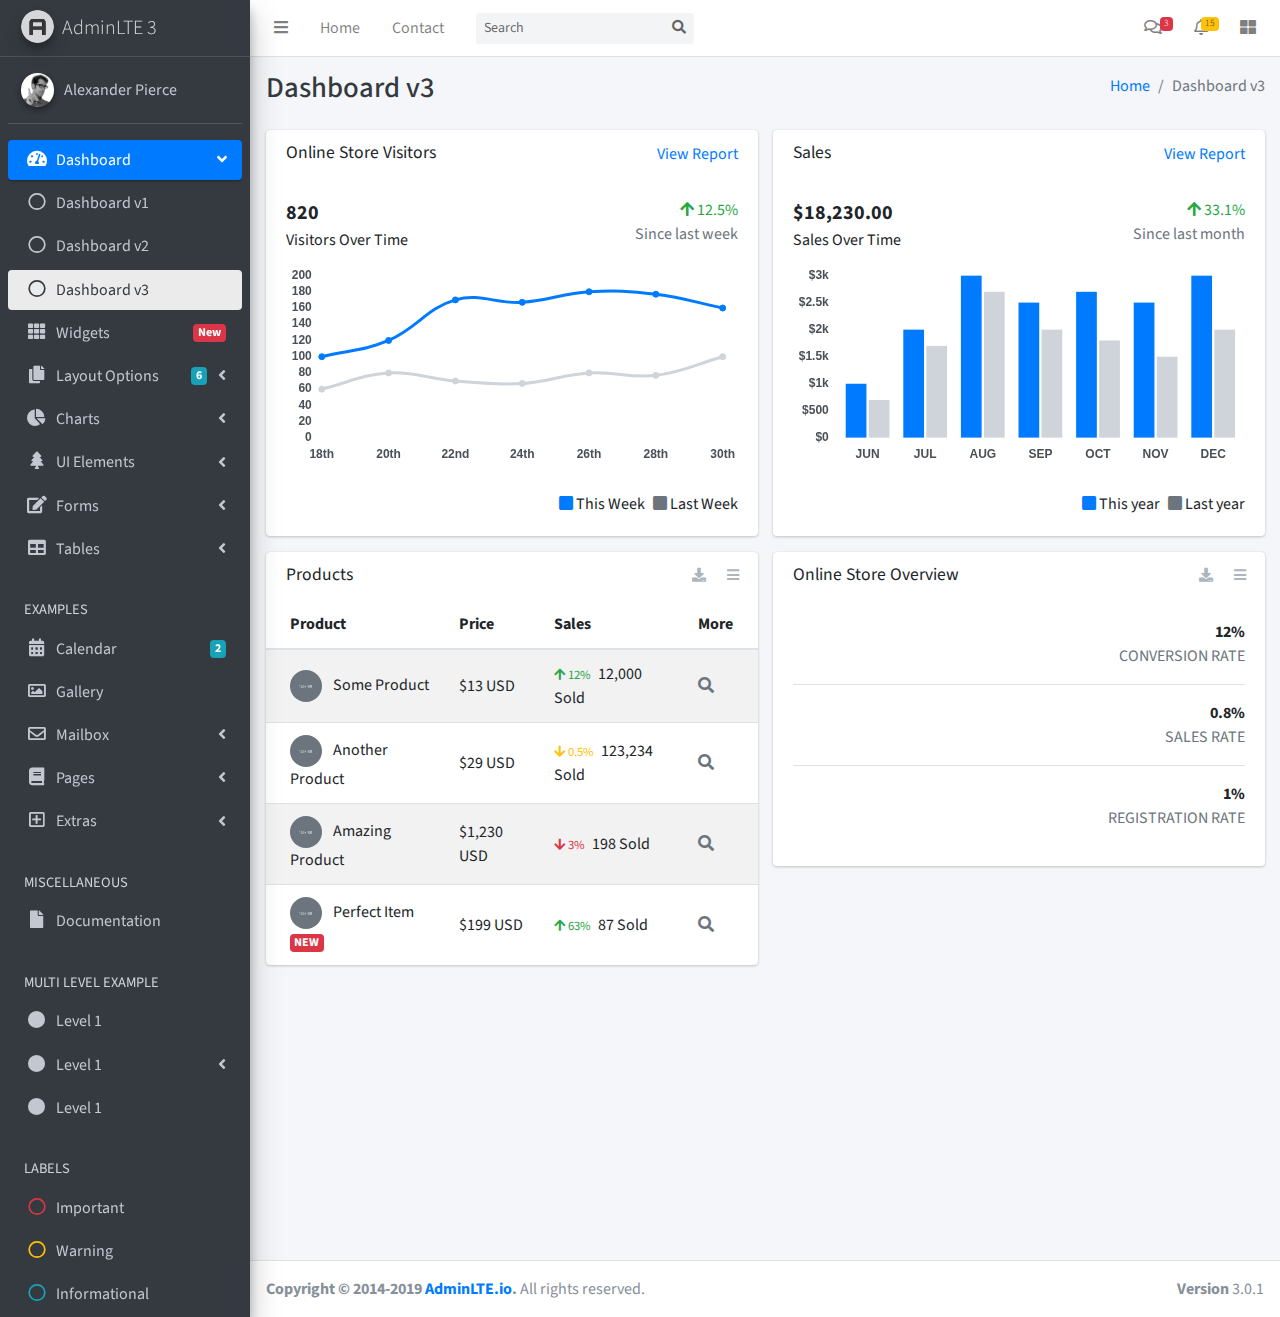
<file: public/lte/index3.html>
<!DOCTYPE html>
<html lang="en">
<head>
  <meta charset="utf-8">
  <meta name="viewport" content="width=device-width, initial-scale=1">
  <meta http-equiv="x-ua-compatible" content="ie=edge">

  <title>AdminLTE 3 | Dashboard 3</title>

  <!-- Font Awesome Icons -->
  <link rel="stylesheet" href="plugins/fontawesome-free/css/all.min.css">
  <!-- IonIcons -->
  <link rel="stylesheet" href="http://code.ionicframework.com/ionicons/2.0.1/css/ionicons.min.css">
  <!-- Theme style -->
  <link rel="stylesheet" href="dist/css/adminlte.min.css">
  <!-- Google Font: Source Sans Pro -->
  <link href="https://fonts.googleapis.com/css?family=Source+Sans+Pro:300,400,400i,700" rel="stylesheet">
</head>
<!--
BODY TAG OPTIONS:
=================
Apply one or more of the following classes to to the body tag
to get the desired effect
|---------------------------------------------------------|
|LAYOUT OPTIONS | sidebar-collapse                        |
|               | sidebar-mini                            |
|---------------------------------------------------------|
-->
<body class="hold-transition sidebar-mini">
<div class="wrapper">
  <!-- Navbar -->
  <nav class="main-header navbar navbar-expand navbar-white navbar-light">
    <!-- Left navbar links -->
    <ul class="navbar-nav">
      <li class="nav-item">
        <a class="nav-link" data-widget="pushmenu" href="#"><i class="fas fa-bars"></i></a>
      </li>
      <li class="nav-item d-none d-sm-inline-block">
        <a href="index3.html" class="nav-link">Home</a>
      </li>
      <li class="nav-item d-none d-sm-inline-block">
        <a href="#" class="nav-link">Contact</a>
      </li>
    </ul>

    <!-- SEARCH FORM -->
    <form class="form-inline ml-3">
      <div class="input-group input-group-sm">
        <input class="form-control form-control-navbar" type="search" placeholder="Search" aria-label="Search">
        <div class="input-group-append">
          <button class="btn btn-navbar" type="submit">
            <i class="fas fa-search"></i>
          </button>
        </div>
      </div>
    </form>

    <!-- Right navbar links -->
    <ul class="navbar-nav ml-auto">
      <!-- Messages Dropdown Menu -->
      <li class="nav-item dropdown">
        <a class="nav-link" data-toggle="dropdown" href="#">
          <i class="far fa-comments"></i>
          <span class="badge badge-danger navbar-badge">3</span>
        </a>
        <div class="dropdown-menu dropdown-menu-lg dropdown-menu-right">
          <a href="#" class="dropdown-item">
            <!-- Message Start -->
            <div class="media">
              <img src="dist/img/user1-128x128.jpg" alt="User Avatar" class="img-size-50 mr-3 img-circle">
              <div class="media-body">
                <h3 class="dropdown-item-title">
                  Brad Diesel
                  <span class="float-right text-sm text-danger"><i class="fas fa-star"></i></span>
                </h3>
                <p class="text-sm">Call me whenever you can...</p>
                <p class="text-sm text-muted"><i class="far fa-clock mr-1"></i> 4 Hours Ago</p>
              </div>
            </div>
            <!-- Message End -->
          </a>
          <div class="dropdown-divider"></div>
          <a href="#" class="dropdown-item">
            <!-- Message Start -->
            <div class="media">
              <img src="dist/img/user8-128x128.jpg" alt="User Avatar" class="img-size-50 img-circle mr-3">
              <div class="media-body">
                <h3 class="dropdown-item-title">
                  John Pierce
                  <span class="float-right text-sm text-muted"><i class="fas fa-star"></i></span>
                </h3>
                <p class="text-sm">I got your message bro</p>
                <p class="text-sm text-muted"><i class="far fa-clock mr-1"></i> 4 Hours Ago</p>
              </div>
            </div>
            <!-- Message End -->
          </a>
          <div class="dropdown-divider"></div>
          <a href="#" class="dropdown-item">
            <!-- Message Start -->
            <div class="media">
              <img src="dist/img/user3-128x128.jpg" alt="User Avatar" class="img-size-50 img-circle mr-3">
              <div class="media-body">
                <h3 class="dropdown-item-title">
                  Nora Silvester
                  <span class="float-right text-sm text-warning"><i class="fas fa-star"></i></span>
                </h3>
                <p class="text-sm">The subject goes here</p>
                <p class="text-sm text-muted"><i class="far fa-clock mr-1"></i> 4 Hours Ago</p>
              </div>
            </div>
            <!-- Message End -->
          </a>
          <div class="dropdown-divider"></div>
          <a href="#" class="dropdown-item dropdown-footer">See All Messages</a>
        </div>
      </li>
      <!-- Notifications Dropdown Menu -->
      <li class="nav-item dropdown">
        <a class="nav-link" data-toggle="dropdown" href="#">
          <i class="far fa-bell"></i>
          <span class="badge badge-warning navbar-badge">15</span>
        </a>
        <div class="dropdown-menu dropdown-menu-lg dropdown-menu-right">
          <span class="dropdown-item dropdown-header">15 Notifications</span>
          <div class="dropdown-divider"></div>
          <a href="#" class="dropdown-item">
            <i class="fas fa-envelope mr-2"></i> 4 new messages
            <span class="float-right text-muted text-sm">3 mins</span>
          </a>
          <div class="dropdown-divider"></div>
          <a href="#" class="dropdown-item">
            <i class="fas fa-users mr-2"></i> 8 friend requests
            <span class="float-right text-muted text-sm">12 hours</span>
          </a>
          <div class="dropdown-divider"></div>
          <a href="#" class="dropdown-item">
            <i class="fas fa-file mr-2"></i> 3 new reports
            <span class="float-right text-muted text-sm">2 days</span>
          </a>
          <div class="dropdown-divider"></div>
          <a href="#" class="dropdown-item dropdown-footer">See All Notifications</a>
        </div>
      </li>
      <li class="nav-item">
        <a class="nav-link" data-widget="control-sidebar" data-slide="true" href="#"><i
            class="fas fa-th-large"></i></a>
      </li>
    </ul>
  </nav>
  <!-- /.navbar -->

  <!-- Main Sidebar Container -->
  <aside class="main-sidebar sidebar-dark-primary elevation-4">
    <!-- Brand Logo -->
    <a href="index3.html" class="brand-link">
      <img src="dist/img/AdminLTELogo.png" alt="AdminLTE Logo" class="brand-image img-circle elevation-3"
           style="opacity: .8">
      <span class="brand-text font-weight-light">AdminLTE 3</span>
    </a>

    <!-- Sidebar -->
    <div class="sidebar">
      <!-- Sidebar user panel (optional) -->
      <div class="user-panel mt-3 pb-3 mb-3 d-flex">
        <div class="image">
          <img src="dist/img/user2-160x160.jpg" class="img-circle elevation-2" alt="User Image">
        </div>
        <div class="info">
          <a href="#" class="d-block">Alexander Pierce</a>
        </div>
      </div>

      <!-- Sidebar Menu -->
      <nav class="mt-2">
        <ul class="nav nav-pills nav-sidebar flex-column" data-widget="treeview" role="menu" data-accordion="false">
          <!-- Add icons to the links using the .nav-icon class
               with font-awesome or any other icon font library -->
          <li class="nav-item has-treeview menu-open">
            <a href="#" class="nav-link active">
              <i class="nav-icon fas fa-tachometer-alt"></i>
              <p>
                Dashboard
                <i class="right fas fa-angle-left"></i>
              </p>
            </a>
            <ul class="nav nav-treeview">
              <li class="nav-item">
                <a href="./index.html" class="nav-link">
                  <i class="far fa-circle nav-icon"></i>
                  <p>Dashboard v1</p>
                </a>
              </li>
              <li class="nav-item">
                <a href="./index2.html" class="nav-link">
                  <i class="far fa-circle nav-icon"></i>
                  <p>Dashboard v2</p>
                </a>
              </li>
              <li class="nav-item">
                <a href="./index3.html" class="nav-link active">
                  <i class="far fa-circle nav-icon"></i>
                  <p>Dashboard v3</p>
                </a>
              </li>
            </ul>
          </li>
          <li class="nav-item">
            <a href="pages/widgets.html" class="nav-link">
              <i class="nav-icon fas fa-th"></i>
              <p>
                Widgets
                <span class="right badge badge-danger">New</span>
              </p>
            </a>
          </li>
          <li class="nav-item has-treeview">
            <a href="#" class="nav-link">
              <i class="nav-icon fas fa-copy"></i>
              <p>
                Layout Options
                <i class="fas fa-angle-left right"></i>
                <span class="badge badge-info right">6</span>
              </p>
            </a>
            <ul class="nav nav-treeview">
              <li class="nav-item">
                <a href="pages/layout/top-nav.html" class="nav-link">
                  <i class="far fa-circle nav-icon"></i>
                  <p>Top Navigation</p>
                </a>
              </li>
              <li class="nav-item">
                <a href="pages/layout/boxed.html" class="nav-link">
                  <i class="far fa-circle nav-icon"></i>
                  <p>Boxed</p>
                </a>
              </li>
              <li class="nav-item">
                <a href="pages/layout/fixed-sidebar.html" class="nav-link">
                  <i class="far fa-circle nav-icon"></i>
                  <p>Fixed Sidebar</p>
                </a>
              </li>
              <li class="nav-item">
                <a href="pages/layout/fixed-topnav.html" class="nav-link">
                  <i class="far fa-circle nav-icon"></i>
                  <p>Fixed Navbar</p>
                </a>
              </li>
              <li class="nav-item">
                <a href="pages/layout/fixed-footer.html" class="nav-link">
                  <i class="far fa-circle nav-icon"></i>
                  <p>Fixed Footer</p>
                </a>
              </li>
              <li class="nav-item">
                <a href="pages/layout/collapsed-sidebar.html" class="nav-link">
                  <i class="far fa-circle nav-icon"></i>
                  <p>Collapsed Sidebar</p>
                </a>
              </li>
            </ul>
          </li>
          <li class="nav-item has-treeview">
            <a href="#" class="nav-link">
              <i class="nav-icon fas fa-chart-pie"></i>
              <p>
                Charts
                <i class="right fas fa-angle-left"></i>
              </p>
            </a>
            <ul class="nav nav-treeview">
              <li class="nav-item">
                <a href="pages/charts/chartjs.html" class="nav-link">
                  <i class="far fa-circle nav-icon"></i>
                  <p>ChartJS</p>
                </a>
              </li>
              <li class="nav-item">
                <a href="pages/charts/flot.html" class="nav-link">
                  <i class="far fa-circle nav-icon"></i>
                  <p>Flot</p>
                </a>
              </li>
              <li class="nav-item">
                <a href="pages/charts/inline.html" class="nav-link">
                  <i class="far fa-circle nav-icon"></i>
                  <p>Inline</p>
                </a>
              </li>
            </ul>
          </li>
          <li class="nav-item has-treeview">
            <a href="#" class="nav-link">
              <i class="nav-icon fas fa-tree"></i>
              <p>
                UI Elements
                <i class="fas fa-angle-left right"></i>
              </p>
            </a>
            <ul class="nav nav-treeview">
              <li class="nav-item">
                <a href="pages/UI/general.html" class="nav-link">
                  <i class="far fa-circle nav-icon"></i>
                  <p>General</p>
                </a>
              </li>
              <li class="nav-item">
                <a href="pages/UI/icons.html" class="nav-link">
                  <i class="far fa-circle nav-icon"></i>
                  <p>Icons</p>
                </a>
              </li>
              <li class="nav-item">
                <a href="pages/UI/buttons.html" class="nav-link">
                  <i class="far fa-circle nav-icon"></i>
                  <p>Buttons</p>
                </a>
              </li>
              <li class="nav-item">
                <a href="pages/UI/sliders.html" class="nav-link">
                  <i class="far fa-circle nav-icon"></i>
                  <p>Sliders</p>
                </a>
              </li>
              <li class="nav-item">
                <a href="pages/UI/modals.html" class="nav-link">
                  <i class="far fa-circle nav-icon"></i>
                  <p>Modals & Alerts</p>
                </a>
              </li>
              <li class="nav-item">
                <a href="pages/UI/navbar.html" class="nav-link">
                  <i class="far fa-circle nav-icon"></i>
                  <p>Navbar & Tabs</p>
                </a>
              </li>
              <li class="nav-item">
                <a href="pages/UI/timeline.html" class="nav-link">
                  <i class="far fa-circle nav-icon"></i>
                  <p>Timeline</p>
                </a>
              </li>
              <li class="nav-item">
                <a href="pages/UI/ribbons.html" class="nav-link">
                  <i class="far fa-circle nav-icon"></i>
                  <p>Ribbons</p>
                </a>
              </li>
            </ul>
          </li>
          <li class="nav-item has-treeview">
            <a href="#" class="nav-link">
              <i class="nav-icon fas fa-edit"></i>
              <p>
                Forms
                <i class="fas fa-angle-left right"></i>
              </p>
            </a>
            <ul class="nav nav-treeview">
              <li class="nav-item">
                <a href="pages/forms/general.html" class="nav-link">
                  <i class="far fa-circle nav-icon"></i>
                  <p>General Elements</p>
                </a>
              </li>
              <li class="nav-item">
                <a href="pages/forms/advanced.html" class="nav-link">
                  <i class="far fa-circle nav-icon"></i>
                  <p>Advanced Elements</p>
                </a>
              </li>
              <li class="nav-item">
                <a href="pages/forms/editors.html" class="nav-link">
                  <i class="far fa-circle nav-icon"></i>
                  <p>Editors</p>
                </a>
              </li>
            </ul>
          </li>
          <li class="nav-item has-treeview">
            <a href="#" class="nav-link">
              <i class="nav-icon fas fa-table"></i>
              <p>
                Tables
                <i class="fas fa-angle-left right"></i>
              </p>
            </a>
            <ul class="nav nav-treeview">
              <li class="nav-item">
                <a href="pages/tables/simple.html" class="nav-link">
                  <i class="far fa-circle nav-icon"></i>
                  <p>Simple Tables</p>
                </a>
              </li>
              <li class="nav-item">
                <a href="pages/tables/data.html" class="nav-link">
                  <i class="far fa-circle nav-icon"></i>
                  <p>DataTables</p>
                </a>
              </li>
              <li class="nav-item">
                <a href="pages/tables/jsgrid.html" class="nav-link">
                  <i class="far fa-circle nav-icon"></i>
                  <p>jsGrid</p>
                </a>
              </li>
            </ul>
          </li>
          <li class="nav-header">EXAMPLES</li>
          <li class="nav-item">
            <a href="pages/calendar.html" class="nav-link">
              <i class="nav-icon fas fa-calendar-alt"></i>
              <p>
                Calendar
                <span class="badge badge-info right">2</span>
              </p>
            </a>
          </li>
          <li class="nav-item">
            <a href="pages/gallery.html" class="nav-link">
              <i class="nav-icon far fa-image"></i>
              <p>
                Gallery
              </p>
            </a>
          </li>
          <li class="nav-item has-treeview">
            <a href="#" class="nav-link">
              <i class="nav-icon far fa-envelope"></i>
              <p>
                Mailbox
                <i class="fas fa-angle-left right"></i>
              </p>
            </a>
            <ul class="nav nav-treeview">
              <li class="nav-item">
                <a href="pages/mailbox/mailbox.html" class="nav-link">
                  <i class="far fa-circle nav-icon"></i>
                  <p>Inbox</p>
                </a>
              </li>
              <li class="nav-item">
                <a href="pages/mailbox/compose.html" class="nav-link">
                  <i class="far fa-circle nav-icon"></i>
                  <p>Compose</p>
                </a>
              </li>
              <li class="nav-item">
                <a href="pages/mailbox/read-mail.html" class="nav-link">
                  <i class="far fa-circle nav-icon"></i>
                  <p>Read</p>
                </a>
              </li>
            </ul>
          </li>
          <li class="nav-item has-treeview">
            <a href="#" class="nav-link">
              <i class="nav-icon fas fa-book"></i>
              <p>
                Pages
                <i class="fas fa-angle-left right"></i>
              </p>
            </a>
            <ul class="nav nav-treeview">
              <li class="nav-item">
                <a href="pages/examples/invoice.html" class="nav-link">
                  <i class="far fa-circle nav-icon"></i>
                  <p>Invoice</p>
                </a>
              </li>
              <li class="nav-item">
                <a href="pages/examples/profile.html" class="nav-link">
                  <i class="far fa-circle nav-icon"></i>
                  <p>Profile</p>
                </a>
              </li>
              <li class="nav-item">
                <a href="pages/examples/e_commerce.html" class="nav-link">
                  <i class="far fa-circle nav-icon"></i>
                  <p>E-commerce</p>
                </a>
              </li>
              <li class="nav-item">
                <a href="pages/examples/projects.html" class="nav-link">
                  <i class="far fa-circle nav-icon"></i>
                  <p>Projects</p>
                </a>
              </li>
              <li class="nav-item">
                <a href="pages/examples/project_add.html" class="nav-link">
                  <i class="far fa-circle nav-icon"></i>
                  <p>Project Add</p>
                </a>
              </li>
              <li class="nav-item">
                <a href="pages/examples/project_edit.html" class="nav-link">
                  <i class="far fa-circle nav-icon"></i>
                  <p>Project Edit</p>
                </a>
              </li>
              <li class="nav-item">
                <a href="pages/examples/project_detail.html" class="nav-link">
                  <i class="far fa-circle nav-icon"></i>
                  <p>Project Detail</p>
                </a>
              </li>
              <li class="nav-item">
                <a href="pages/examples/contacts.html" class="nav-link">
                  <i class="far fa-circle nav-icon"></i>
                  <p>Contacts</p>
                </a>
              </li>
            </ul>
          </li>
          <li class="nav-item has-treeview">
            <a href="#" class="nav-link">
              <i class="nav-icon far fa-plus-square"></i>
              <p>
                Extras
                <i class="fas fa-angle-left right"></i>
              </p>
            </a>
            <ul class="nav nav-treeview">
              <li class="nav-item">
                <a href="pages/examples/login.html" class="nav-link">
                  <i class="far fa-circle nav-icon"></i>
                  <p>Login</p>
                </a>
              </li>
              <li class="nav-item">
                <a href="pages/examples/register.html" class="nav-link">
                  <i class="far fa-circle nav-icon"></i>
                  <p>Register</p>
                </a>
              </li>
              <li class="nav-item">
                <a href="pages/examples/forgot-password.html" class="nav-link">
                  <i class="far fa-circle nav-icon"></i>
                  <p>Forgot Password</p>
                </a>
              </li>
              <li class="nav-item">
                <a href="pages/examples/recover-password.html" class="nav-link">
                  <i class="far fa-circle nav-icon"></i>
                  <p>Recover Password</p>
                </a>
              </li>
              <li class="nav-item">
                <a href="pages/examples/lockscreen.html" class="nav-link">
                  <i class="far fa-circle nav-icon"></i>
                  <p>Lockscreen</p>
                </a>
              </li>
              <li class="nav-item">
                <a href="pages/examples/legacy-user-menu.html" class="nav-link">
                  <i class="far fa-circle nav-icon"></i>
                  <p>Legacy User Menu</p>
                </a>
              </li>
              <li class="nav-item">
                <a href="pages/examples/language-menu.html" class="nav-link">
                  <i class="far fa-circle nav-icon"></i>
                  <p>Language Menu</p>
                </a>
              </li>
              <li class="nav-item">
                <a href="pages/examples/404.html" class="nav-link">
                  <i class="far fa-circle nav-icon"></i>
                  <p>Error 404</p>
                </a>
              </li>
              <li class="nav-item">
                <a href="pages/examples/500.html" class="nav-link">
                  <i class="far fa-circle nav-icon"></i>
                  <p>Error 500</p>
                </a>
              </li>
              <li class="nav-item">
                <a href="pages/examples/pace.html" class="nav-link">
                  <i class="far fa-circle nav-icon"></i>
                  <p>Pace</p>
                </a>
              </li>
              <li class="nav-item">
                <a href="pages/examples/blank.html" class="nav-link">
                  <i class="far fa-circle nav-icon"></i>
                  <p>Blank Page</p>
                </a>
              </li>
              <li class="nav-item">
                <a href="starter.html" class="nav-link">
                  <i class="far fa-circle nav-icon"></i>
                  <p>Starter Page</p>
                </a>
              </li>
            </ul>
          </li>
          <li class="nav-header">MISCELLANEOUS</li>
          <li class="nav-item">
            <a href="https://adminlte.io/docs/3.0" class="nav-link">
              <i class="nav-icon fas fa-file"></i>
              <p>Documentation</p>
            </a>
          </li>
          <li class="nav-header">MULTI LEVEL EXAMPLE</li>
          <li class="nav-item">
            <a href="#" class="nav-link">
              <i class="fas fa-circle nav-icon"></i>
              <p>Level 1</p>
            </a>
          </li>
          <li class="nav-item has-treeview">
            <a href="#" class="nav-link">
              <i class="nav-icon fas fa-circle"></i>
              <p>
                Level 1
                <i class="right fas fa-angle-left"></i>
              </p>
            </a>
            <ul class="nav nav-treeview">
              <li class="nav-item">
                <a href="#" class="nav-link">
                  <i class="far fa-circle nav-icon"></i>
                  <p>Level 2</p>
                </a>
              </li>
              <li class="nav-item has-treeview">
                <a href="#" class="nav-link">
                  <i class="far fa-circle nav-icon"></i>
                  <p>
                    Level 2
                    <i class="right fas fa-angle-left"></i>
                  </p>
                </a>
                <ul class="nav nav-treeview">
                  <li class="nav-item">
                    <a href="#" class="nav-link">
                      <i class="far fa-dot-circle nav-icon"></i>
                      <p>Level 3</p>
                    </a>
                  </li>
                  <li class="nav-item">
                    <a href="#" class="nav-link">
                      <i class="far fa-dot-circle nav-icon"></i>
                      <p>Level 3</p>
                    </a>
                  </li>
                  <li class="nav-item">
                    <a href="#" class="nav-link">
                      <i class="far fa-dot-circle nav-icon"></i>
                      <p>Level 3</p>
                    </a>
                  </li>
                </ul>
              </li>
              <li class="nav-item">
                <a href="#" class="nav-link">
                  <i class="far fa-circle nav-icon"></i>
                  <p>Level 2</p>
                </a>
              </li>
            </ul>
          </li>
          <li class="nav-item">
            <a href="#" class="nav-link">
              <i class="fas fa-circle nav-icon"></i>
              <p>Level 1</p>
            </a>
          </li>
          <li class="nav-header">LABELS</li>
          <li class="nav-item">
            <a href="#" class="nav-link">
              <i class="nav-icon far fa-circle text-danger"></i>
              <p class="text">Important</p>
            </a>
          </li>
          <li class="nav-item">
            <a href="#" class="nav-link">
              <i class="nav-icon far fa-circle text-warning"></i>
              <p>Warning</p>
            </a>
          </li>
          <li class="nav-item">
            <a href="#" class="nav-link">
              <i class="nav-icon far fa-circle text-info"></i>
              <p>Informational</p>
            </a>
          </li>
        </ul>
      </nav>
      <!-- /.sidebar-menu -->
    </div>
    <!-- /.sidebar -->
  </aside>

  <!-- Content Wrapper. Contains page content -->
  <div class="content-wrapper">
    <!-- Content Header (Page header) -->
    <div class="content-header">
      <div class="container-fluid">
        <div class="row mb-2">
          <div class="col-sm-6">
            <h1 class="m-0 text-dark">Dashboard v3</h1>
          </div><!-- /.col -->
          <div class="col-sm-6">
            <ol class="breadcrumb float-sm-right">
              <li class="breadcrumb-item"><a href="#">Home</a></li>
              <li class="breadcrumb-item active">Dashboard v3</li>
            </ol>
          </div><!-- /.col -->
        </div><!-- /.row -->
      </div><!-- /.container-fluid -->
    </div>
    <!-- /.content-header -->

    <!-- Main content -->
    <div class="content">
      <div class="container-fluid">
        <div class="row">
          <div class="col-lg-6">
            <div class="card">
              <div class="card-header border-0">
                <div class="d-flex justify-content-between">
                  <h3 class="card-title">Online Store Visitors</h3>
                  <a href="javascript:void(0);">View Report</a>
                </div>
              </div>
              <div class="card-body">
                <div class="d-flex">
                  <p class="d-flex flex-column">
                    <span class="text-bold text-lg">820</span>
                    <span>Visitors Over Time</span>
                  </p>
                  <p class="ml-auto d-flex flex-column text-right">
                    <span class="text-success">
                      <i class="fas fa-arrow-up"></i> 12.5%
                    </span>
                    <span class="text-muted">Since last week</span>
                  </p>
                </div>
                <!-- /.d-flex -->

                <div class="position-relative mb-4">
                  <canvas id="visitors-chart" height="200"></canvas>
                </div>

                <div class="d-flex flex-row justify-content-end">
                  <span class="mr-2">
                    <i class="fas fa-square text-primary"></i> This Week
                  </span>

                  <span>
                    <i class="fas fa-square text-gray"></i> Last Week
                  </span>
                </div>
              </div>
            </div>
            <!-- /.card -->

            <div class="card">
              <div class="card-header border-0">
                <h3 class="card-title">Products</h3>
                <div class="card-tools">
                  <a href="#" class="btn btn-tool btn-sm">
                    <i class="fas fa-download"></i>
                  </a>
                  <a href="#" class="btn btn-tool btn-sm">
                    <i class="fas fa-bars"></i>
                  </a>
                </div>
              </div>
              <div class="card-body table-responsive p-0">
                <table class="table table-striped table-valign-middle">
                  <thead>
                  <tr>
                    <th>Product</th>
                    <th>Price</th>
                    <th>Sales</th>
                    <th>More</th>
                  </tr>
                  </thead>
                  <tbody>
                  <tr>
                    <td>
                      <img src="dist/img/default-150x150.png" alt="Product 1" class="img-circle img-size-32 mr-2">
                      Some Product
                    </td>
                    <td>$13 USD</td>
                    <td>
                      <small class="text-success mr-1">
                        <i class="fas fa-arrow-up"></i>
                        12%
                      </small>
                      12,000 Sold
                    </td>
                    <td>
                      <a href="#" class="text-muted">
                        <i class="fas fa-search"></i>
                      </a>
                    </td>
                  </tr>
                  <tr>
                    <td>
                      <img src="dist/img/default-150x150.png" alt="Product 1" class="img-circle img-size-32 mr-2">
                      Another Product
                    </td>
                    <td>$29 USD</td>
                    <td>
                      <small class="text-warning mr-1">
                        <i class="fas fa-arrow-down"></i>
                        0.5%
                      </small>
                      123,234 Sold
                    </td>
                    <td>
                      <a href="#" class="text-muted">
                        <i class="fas fa-search"></i>
                      </a>
                    </td>
                  </tr>
                  <tr>
                    <td>
                      <img src="dist/img/default-150x150.png" alt="Product 1" class="img-circle img-size-32 mr-2">
                      Amazing Product
                    </td>
                    <td>$1,230 USD</td>
                    <td>
                      <small class="text-danger mr-1">
                        <i class="fas fa-arrow-down"></i>
                        3%
                      </small>
                      198 Sold
                    </td>
                    <td>
                      <a href="#" class="text-muted">
                        <i class="fas fa-search"></i>
                      </a>
                    </td>
                  </tr>
                  <tr>
                    <td>
                      <img src="dist/img/default-150x150.png" alt="Product 1" class="img-circle img-size-32 mr-2">
                      Perfect Item
                      <span class="badge bg-danger">NEW</span>
                    </td>
                    <td>$199 USD</td>
                    <td>
                      <small class="text-success mr-1">
                        <i class="fas fa-arrow-up"></i>
                        63%
                      </small>
                      87 Sold
                    </td>
                    <td>
                      <a href="#" class="text-muted">
                        <i class="fas fa-search"></i>
                      </a>
                    </td>
                  </tr>
                  </tbody>
                </table>
              </div>
            </div>
            <!-- /.card -->
          </div>
          <!-- /.col-md-6 -->
          <div class="col-lg-6">
            <div class="card">
              <div class="card-header border-0">
                <div class="d-flex justify-content-between">
                  <h3 class="card-title">Sales</h3>
                  <a href="javascript:void(0);">View Report</a>
                </div>
              </div>
              <div class="card-body">
                <div class="d-flex">
                  <p class="d-flex flex-column">
                    <span class="text-bold text-lg">$18,230.00</span>
                    <span>Sales Over Time</span>
                  </p>
                  <p class="ml-auto d-flex flex-column text-right">
                    <span class="text-success">
                      <i class="fas fa-arrow-up"></i> 33.1%
                    </span>
                    <span class="text-muted">Since last month</span>
                  </p>
                </div>
                <!-- /.d-flex -->

                <div class="position-relative mb-4">
                  <canvas id="sales-chart" height="200"></canvas>
                </div>

                <div class="d-flex flex-row justify-content-end">
                  <span class="mr-2">
                    <i class="fas fa-square text-primary"></i> This year
                  </span>

                  <span>
                    <i class="fas fa-square text-gray"></i> Last year
                  </span>
                </div>
              </div>
            </div>
            <!-- /.card -->

            <div class="card">
              <div class="card-header border-0">
                <h3 class="card-title">Online Store Overview</h3>
                <div class="card-tools">
                  <a href="#" class="btn btn-sm btn-tool">
                    <i class="fas fa-download"></i>
                  </a>
                  <a href="#" class="btn btn-sm btn-tool">
                    <i class="fas fa-bars"></i>
                  </a>
                </div>
              </div>
              <div class="card-body">
                <div class="d-flex justify-content-between align-items-center border-bottom mb-3">
                  <p class="text-success text-xl">
                    <i class="ion ion-ios-refresh-empty"></i>
                  </p>
                  <p class="d-flex flex-column text-right">
                    <span class="font-weight-bold">
                      <i class="ion ion-android-arrow-up text-success"></i> 12%
                    </span>
                    <span class="text-muted">CONVERSION RATE</span>
                  </p>
                </div>
                <!-- /.d-flex -->
                <div class="d-flex justify-content-between align-items-center border-bottom mb-3">
                  <p class="text-warning text-xl">
                    <i class="ion ion-ios-cart-outline"></i>
                  </p>
                  <p class="d-flex flex-column text-right">
                    <span class="font-weight-bold">
                      <i class="ion ion-android-arrow-up text-warning"></i> 0.8%
                    </span>
                    <span class="text-muted">SALES RATE</span>
                  </p>
                </div>
                <!-- /.d-flex -->
                <div class="d-flex justify-content-between align-items-center mb-0">
                  <p class="text-danger text-xl">
                    <i class="ion ion-ios-people-outline"></i>
                  </p>
                  <p class="d-flex flex-column text-right">
                    <span class="font-weight-bold">
                      <i class="ion ion-android-arrow-down text-danger"></i> 1%
                    </span>
                    <span class="text-muted">REGISTRATION RATE</span>
                  </p>
                </div>
                <!-- /.d-flex -->
              </div>
            </div>
          </div>
          <!-- /.col-md-6 -->
        </div>
        <!-- /.row -->
      </div>
      <!-- /.container-fluid -->
    </div>
    <!-- /.content -->
  </div>
  <!-- /.content-wrapper -->

  <!-- Control Sidebar -->
  <aside class="control-sidebar control-sidebar-dark">
    <!-- Control sidebar content goes here -->
  </aside>
  <!-- /.control-sidebar -->

  <!-- Main Footer -->
  <footer class="main-footer">
    <strong>Copyright &copy; 2014-2019 <a href="http://adminlte.io">AdminLTE.io</a>.</strong>
    All rights reserved.
    <div class="float-right d-none d-sm-inline-block">
      <b>Version</b> 3.0.1
    </div>
  </footer>
</div>
<!-- ./wrapper -->

<!-- REQUIRED SCRIPTS -->

<!-- jQuery -->
<script src="plugins/jquery/jquery.min.js"></script>
<!-- Bootstrap -->
<script src="plugins/bootstrap/js/bootstrap.bundle.min.js"></script>
<!-- AdminLTE -->
<script src="dist/js/adminlte.js"></script>

<!-- OPTIONAL SCRIPTS -->
<script src="plugins/chart.js/Chart.min.js"></script>
<script src="dist/js/demo.js"></script>
<script src="dist/js/pages/dashboard3.js"></script>
</body>
</html>
</file>
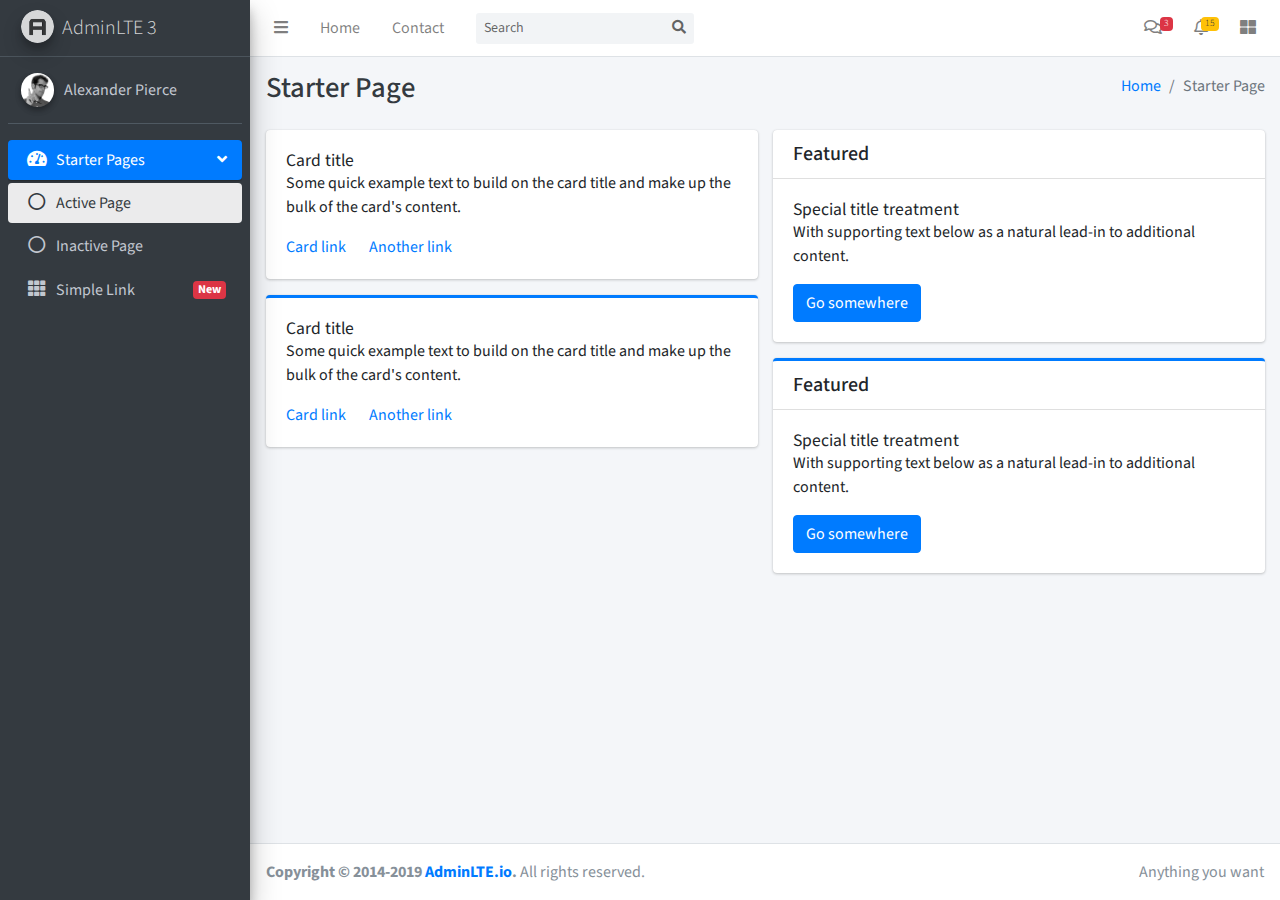
<file: public/lte/starter.html>
<!DOCTYPE html>
<!--
This is a starter template page. Use this page to start your new project from
scratch. This page gets rid of all links and provides the needed markup only.
-->
<html lang="en">
<head>
  <meta charset="utf-8">
  <meta name="viewport" content="width=device-width, initial-scale=1">
  <meta http-equiv="x-ua-compatible" content="ie=edge">

  <title>AdminLTE 3 | Starter</title>

  <!-- Font Awesome Icons -->
  <link rel="stylesheet" href="plugins/fontawesome-free/css/all.min.css">
  <!-- Theme style -->
  <link rel="stylesheet" href="dist/css/adminlte.min.css">
  <!-- Google Font: Source Sans Pro -->
  <link href="https://fonts.googleapis.com/css?family=Source+Sans+Pro:300,400,400i,700" rel="stylesheet">
</head>
<body class="hold-transition sidebar-mini">
<div class="wrapper">

  <!-- Navbar -->
  <nav class="main-header navbar navbar-expand navbar-white navbar-light">
    <!-- Left navbar links -->
    <ul class="navbar-nav">
      <li class="nav-item">
        <a class="nav-link" data-widget="pushmenu" href="#"><i class="fas fa-bars"></i></a>
      </li>
      <li class="nav-item d-none d-sm-inline-block">
        <a href="index3.html" class="nav-link">Home</a>
      </li>
      <li class="nav-item d-none d-sm-inline-block">
        <a href="#" class="nav-link">Contact</a>
      </li>
    </ul>

    <!-- SEARCH FORM -->
    <form class="form-inline ml-3">
      <div class="input-group input-group-sm">
        <input class="form-control form-control-navbar" type="search" placeholder="Search" aria-label="Search">
        <div class="input-group-append">
          <button class="btn btn-navbar" type="submit">
            <i class="fas fa-search"></i>
          </button>
        </div>
      </div>
    </form>

    <!-- Right navbar links -->
    <ul class="navbar-nav ml-auto">
      <!-- Messages Dropdown Menu -->
      <li class="nav-item dropdown">
        <a class="nav-link" data-toggle="dropdown" href="#">
          <i class="far fa-comments"></i>
          <span class="badge badge-danger navbar-badge">3</span>
        </a>
        <div class="dropdown-menu dropdown-menu-lg dropdown-menu-right">
          <a href="#" class="dropdown-item">
            <!-- Message Start -->
            <div class="media">
              <img src="dist/img/user1-128x128.jpg" alt="User Avatar" class="img-size-50 mr-3 img-circle">
              <div class="media-body">
                <h3 class="dropdown-item-title">
                  Brad Diesel
                  <span class="float-right text-sm text-danger"><i class="fas fa-star"></i></span>
                </h3>
                <p class="text-sm">Call me whenever you can...</p>
                <p class="text-sm text-muted"><i class="far fa-clock mr-1"></i> 4 Hours Ago</p>
              </div>
            </div>
            <!-- Message End -->
          </a>
          <div class="dropdown-divider"></div>
          <a href="#" class="dropdown-item">
            <!-- Message Start -->
            <div class="media">
              <img src="dist/img/user8-128x128.jpg" alt="User Avatar" class="img-size-50 img-circle mr-3">
              <div class="media-body">
                <h3 class="dropdown-item-title">
                  John Pierce
                  <span class="float-right text-sm text-muted"><i class="fas fa-star"></i></span>
                </h3>
                <p class="text-sm">I got your message bro</p>
                <p class="text-sm text-muted"><i class="far fa-clock mr-1"></i> 4 Hours Ago</p>
              </div>
            </div>
            <!-- Message End -->
          </a>
          <div class="dropdown-divider"></div>
          <a href="#" class="dropdown-item">
            <!-- Message Start -->
            <div class="media">
              <img src="dist/img/user3-128x128.jpg" alt="User Avatar" class="img-size-50 img-circle mr-3">
              <div class="media-body">
                <h3 class="dropdown-item-title">
                  Nora Silvester
                  <span class="float-right text-sm text-warning"><i class="fas fa-star"></i></span>
                </h3>
                <p class="text-sm">The subject goes here</p>
                <p class="text-sm text-muted"><i class="far fa-clock mr-1"></i> 4 Hours Ago</p>
              </div>
            </div>
            <!-- Message End -->
          </a>
          <div class="dropdown-divider"></div>
          <a href="#" class="dropdown-item dropdown-footer">See All Messages</a>
        </div>
      </li>
      <!-- Notifications Dropdown Menu -->
      <li class="nav-item dropdown">
        <a class="nav-link" data-toggle="dropdown" href="#">
          <i class="far fa-bell"></i>
          <span class="badge badge-warning navbar-badge">15</span>
        </a>
        <div class="dropdown-menu dropdown-menu-lg dropdown-menu-right">
          <span class="dropdown-header">15 Notifications</span>
          <div class="dropdown-divider"></div>
          <a href="#" class="dropdown-item">
            <i class="fas fa-envelope mr-2"></i> 4 new messages
            <span class="float-right text-muted text-sm">3 mins</span>
          </a>
          <div class="dropdown-divider"></div>
          <a href="#" class="dropdown-item">
            <i class="fas fa-users mr-2"></i> 8 friend requests
            <span class="float-right text-muted text-sm">12 hours</span>
          </a>
          <div class="dropdown-divider"></div>
          <a href="#" class="dropdown-item">
            <i class="fas fa-file mr-2"></i> 3 new reports
            <span class="float-right text-muted text-sm">2 days</span>
          </a>
          <div class="dropdown-divider"></div>
          <a href="#" class="dropdown-item dropdown-footer">See All Notifications</a>
        </div>
      </li>
      <li class="nav-item">
        <a class="nav-link" data-widget="control-sidebar" data-slide="true" href="#"><i
            class="fas fa-th-large"></i></a>
      </li>
    </ul>
  </nav>
  <!-- /.navbar -->

  <!-- Main Sidebar Container -->
  <aside class="main-sidebar sidebar-dark-primary elevation-4">
    <!-- Brand Logo -->
    <a href="index3.html" class="brand-link">
      <img src="dist/img/AdminLTELogo.png" alt="AdminLTE Logo" class="brand-image img-circle elevation-3"
           style="opacity: .8">
      <span class="brand-text font-weight-light">AdminLTE 3</span>
    </a>

    <!-- Sidebar -->
    <div class="sidebar">
      <!-- Sidebar user panel (optional) -->
      <div class="user-panel mt-3 pb-3 mb-3 d-flex">
        <div class="image">
          <img src="dist/img/user2-160x160.jpg" class="img-circle elevation-2" alt="User Image">
        </div>
        <div class="info">
          <a href="#" class="d-block">Alexander Pierce</a>
        </div>
      </div>

      <!-- Sidebar Menu -->
      <nav class="mt-2">
        <ul class="nav nav-pills nav-sidebar flex-column" data-widget="treeview" role="menu" data-accordion="false">
          <!-- Add icons to the links using the .nav-icon class
               with font-awesome or any other icon font library -->
          <li class="nav-item has-treeview menu-open">
            <a href="#" class="nav-link active">
              <i class="nav-icon fas fa-tachometer-alt"></i>
              <p>
                Starter Pages
                <i class="right fas fa-angle-left"></i>
              </p>
            </a>
            <ul class="nav nav-treeview">
              <li class="nav-item">
                <a href="#" class="nav-link active">
                  <i class="far fa-circle nav-icon"></i>
                  <p>Active Page</p>
                </a>
              </li>
              <li class="nav-item">
                <a href="#" class="nav-link">
                  <i class="far fa-circle nav-icon"></i>
                  <p>Inactive Page</p>
                </a>
              </li>
            </ul>
          </li>
          <li class="nav-item">
            <a href="#" class="nav-link">
              <i class="nav-icon fas fa-th"></i>
              <p>
                Simple Link
                <span class="right badge badge-danger">New</span>
              </p>
            </a>
          </li>
        </ul>
      </nav>
      <!-- /.sidebar-menu -->
    </div>
    <!-- /.sidebar -->
  </aside>

  <!-- Content Wrapper. Contains page content -->
  <div class="content-wrapper">
    <!-- Content Header (Page header) -->
    <div class="content-header">
      <div class="container-fluid">
        <div class="row mb-2">
          <div class="col-sm-6">
            <h1 class="m-0 text-dark">Starter Page</h1>
          </div><!-- /.col -->
          <div class="col-sm-6">
            <ol class="breadcrumb float-sm-right">
              <li class="breadcrumb-item"><a href="#">Home</a></li>
              <li class="breadcrumb-item active">Starter Page</li>
            </ol>
          </div><!-- /.col -->
        </div><!-- /.row -->
      </div><!-- /.container-fluid -->
    </div>
    <!-- /.content-header -->

    <!-- Main content -->
    <div class="content">
      <div class="container-fluid">
        <div class="row">
          <div class="col-lg-6">
            <div class="card">
              <div class="card-body">
                <h5 class="card-title">Card title</h5>

                <p class="card-text">
                  Some quick example text to build on the card title and make up the bulk of the card's
                  content.
                </p>

                <a href="#" class="card-link">Card link</a>
                <a href="#" class="card-link">Another link</a>
              </div>
            </div>

            <div class="card card-primary card-outline">
              <div class="card-body">
                <h5 class="card-title">Card title</h5>

                <p class="card-text">
                  Some quick example text to build on the card title and make up the bulk of the card's
                  content.
                </p>
                <a href="#" class="card-link">Card link</a>
                <a href="#" class="card-link">Another link</a>
              </div>
            </div><!-- /.card -->
          </div>
          <!-- /.col-md-6 -->
          <div class="col-lg-6">
            <div class="card">
              <div class="card-header">
                <h5 class="m-0">Featured</h5>
              </div>
              <div class="card-body">
                <h6 class="card-title">Special title treatment</h6>

                <p class="card-text">With supporting text below as a natural lead-in to additional content.</p>
                <a href="#" class="btn btn-primary">Go somewhere</a>
              </div>
            </div>

            <div class="card card-primary card-outline">
              <div class="card-header">
                <h5 class="m-0">Featured</h5>
              </div>
              <div class="card-body">
                <h6 class="card-title">Special title treatment</h6>

                <p class="card-text">With supporting text below as a natural lead-in to additional content.</p>
                <a href="#" class="btn btn-primary">Go somewhere</a>
              </div>
            </div>
          </div>
          <!-- /.col-md-6 -->
        </div>
        <!-- /.row -->
      </div><!-- /.container-fluid -->
    </div>
    <!-- /.content -->
  </div>
  <!-- /.content-wrapper -->

  <!-- Control Sidebar -->
  <aside class="control-sidebar control-sidebar-dark">
    <!-- Control sidebar content goes here -->
    <div class="p-3">
      <h5>Title</h5>
      <p>Sidebar content</p>
    </div>
  </aside>
  <!-- /.control-sidebar -->

  <!-- Main Footer -->
  <footer class="main-footer">
    <!-- To the right -->
    <div class="float-right d-none d-sm-inline">
      Anything you want
    </div>
    <!-- Default to the left -->
    <strong>Copyright &copy; 2014-2019 <a href="https://adminlte.io">AdminLTE.io</a>.</strong> All rights reserved.
  </footer>
</div>
<!-- ./wrapper -->

<!-- REQUIRED SCRIPTS -->

<!-- jQuery -->
<script src="plugins/jquery/jquery.min.js"></script>
<!-- Bootstrap 4 -->
<script src="plugins/bootstrap/js/bootstrap.bundle.min.js"></script>
<!-- AdminLTE App -->
<script src="dist/js/adminlte.min.js"></script>
</body>
</html>
</file>
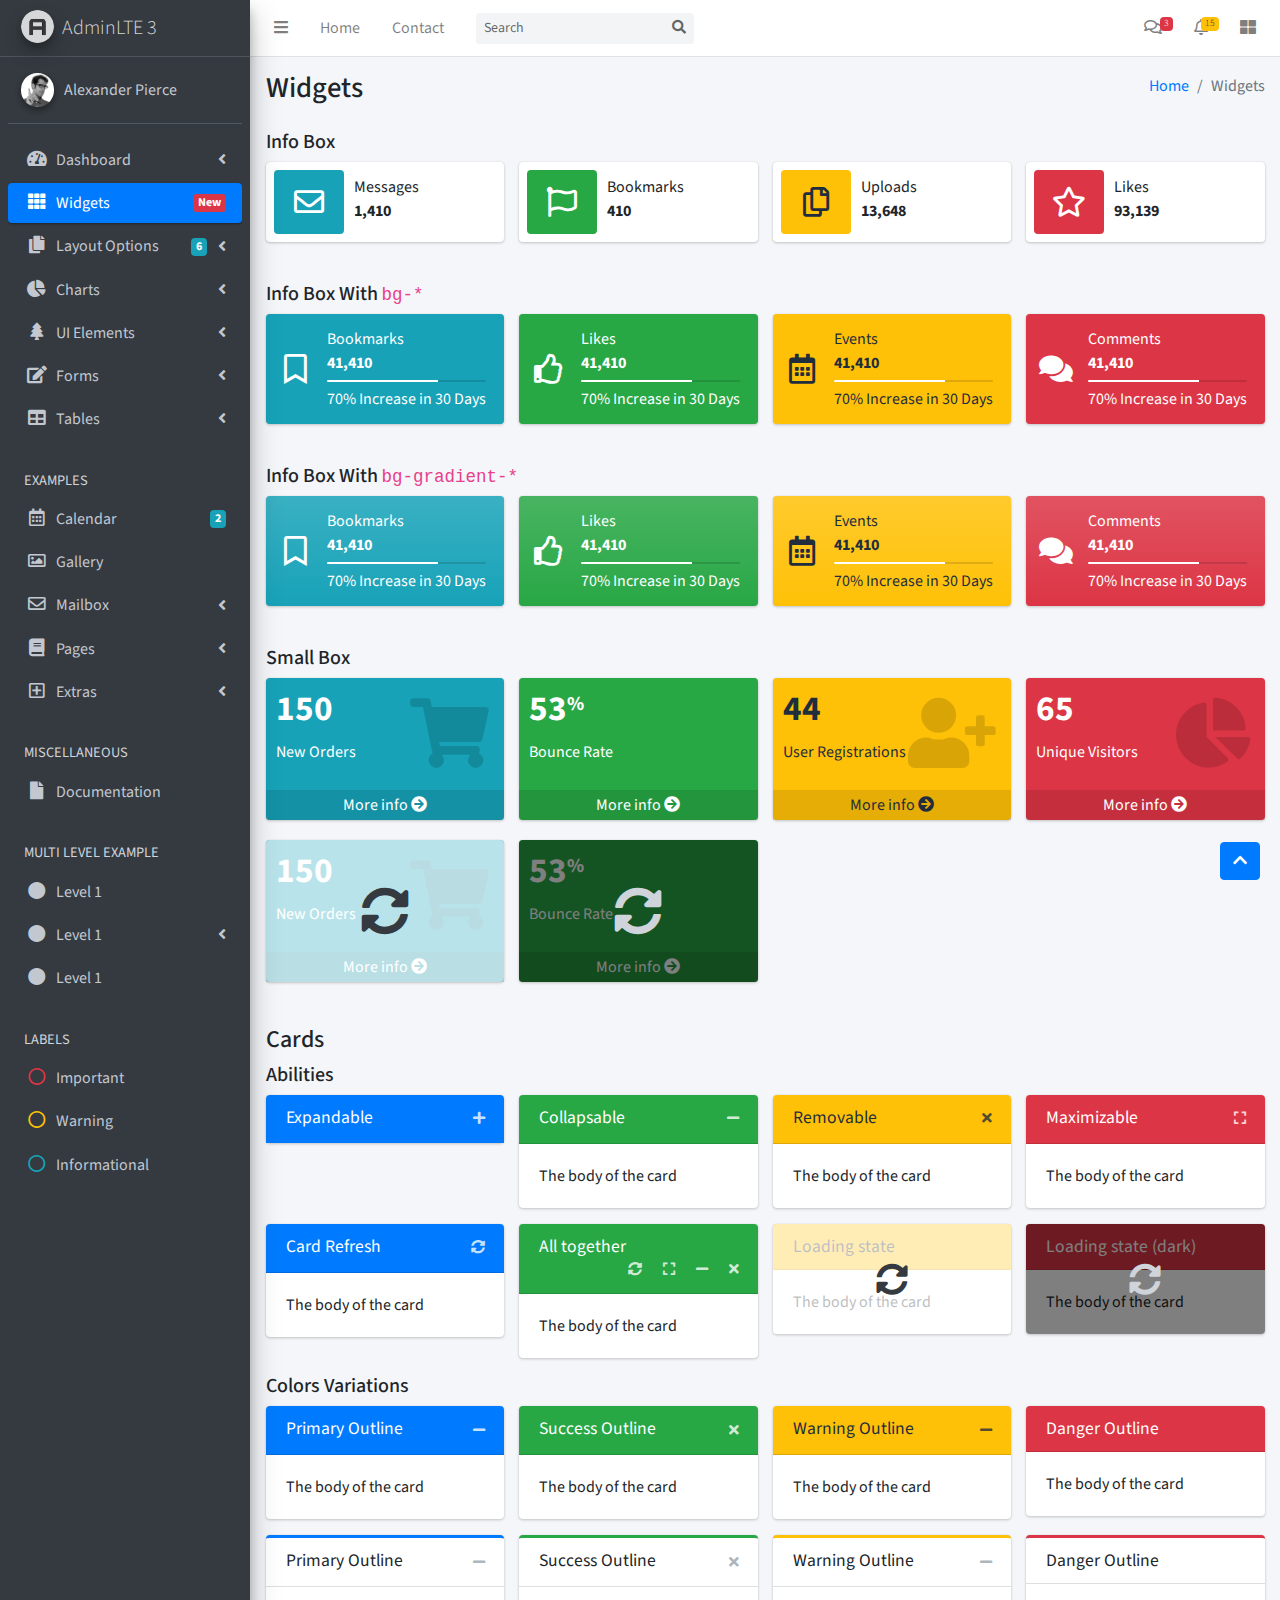
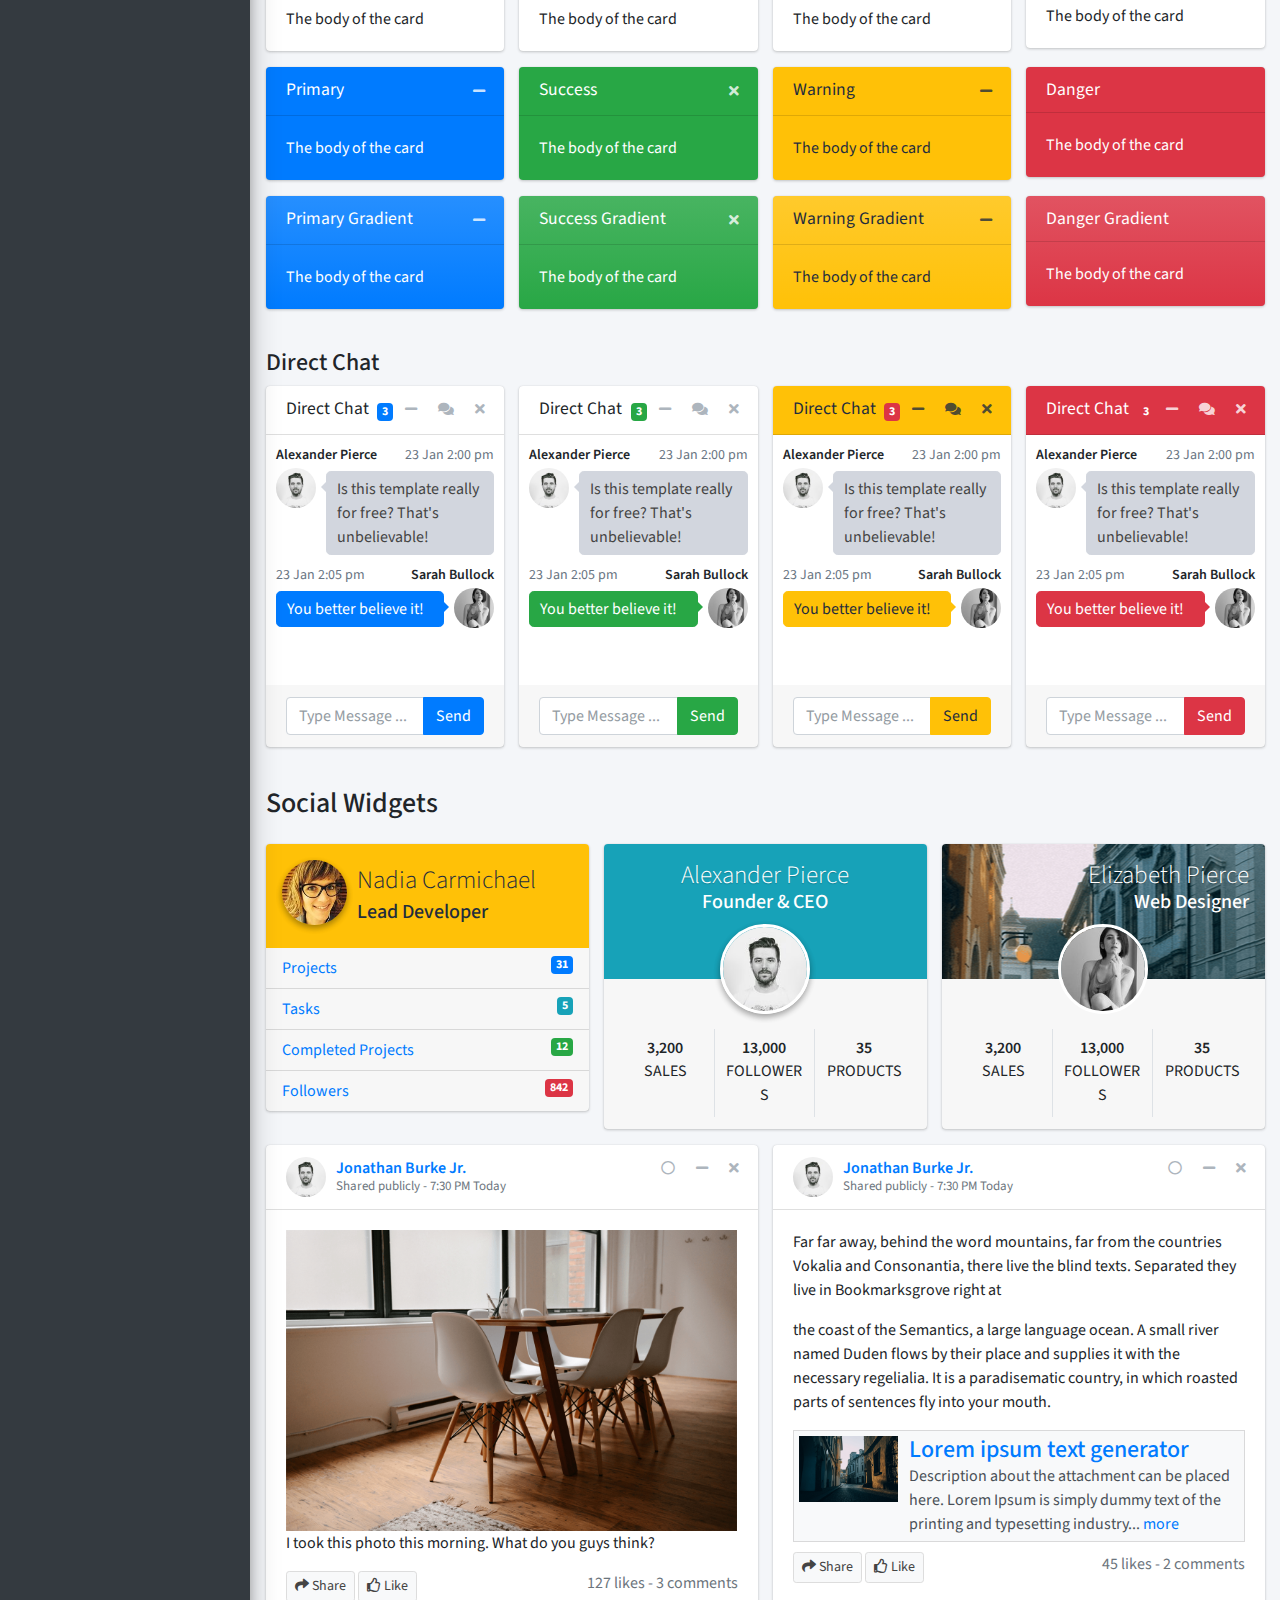
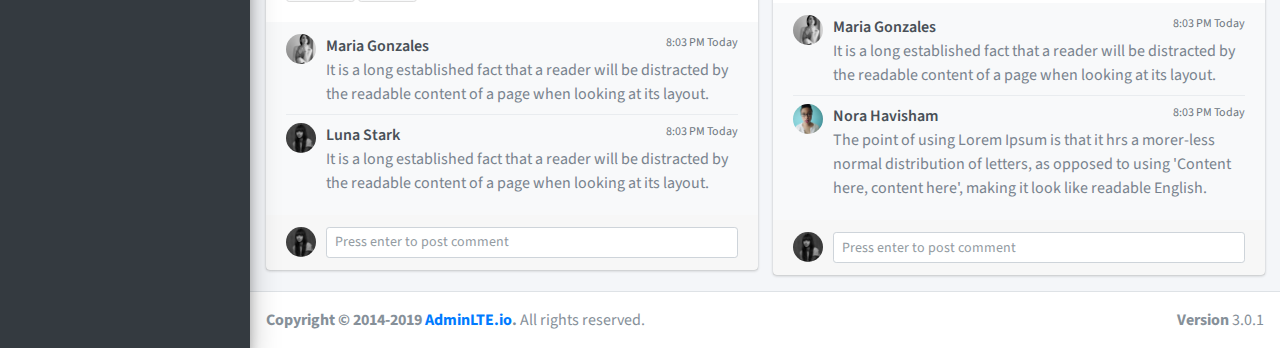
<file: public/lte/pages/widgets.html>
<!DOCTYPE html>
<html>
<head>
  <meta charset="utf-8">
  <meta http-equiv="X-UA-Compatible" content="IE=edge">
  <title>AdminLTE 3 | Widgets</title>
  <!-- Tell the browser to be responsive to screen width -->
  <meta name="viewport" content="width=device-width, initial-scale=1">
  <!-- Font Awesome -->
  <link rel="stylesheet" href="../plugins/fontawesome-free/css/all.min.css">
  <!-- Ionicons -->
  <link rel="stylesheet" href="https://code.ionicframework.com/ionicons/2.0.1/css/ionicons.min.css">
  <!-- Theme style -->
  <link rel="stylesheet" href="../dist/css/adminlte.min.css">
  <!-- Google Font: Source Sans Pro -->
  <link href="https://fonts.googleapis.com/css?family=Source+Sans+Pro:300,400,400i,700" rel="stylesheet">
</head>
<body class="hold-transition sidebar-mini">
<div class="wrapper">
  <!-- Navbar -->
  <nav class="main-header navbar navbar-expand navbar-white navbar-light">
    <!-- Left navbar links -->
    <ul class="navbar-nav">
      <li class="nav-item">
        <a class="nav-link" data-widget="pushmenu" href="#"><i class="fas fa-bars"></i></a>
      </li>
      <li class="nav-item d-none d-sm-inline-block">
        <a href="../index3.html" class="nav-link">Home</a>
      </li>
      <li class="nav-item d-none d-sm-inline-block">
        <a href="#" class="nav-link">Contact</a>
      </li>
    </ul>

    <!-- SEARCH FORM -->
    <form class="form-inline ml-3">
      <div class="input-group input-group-sm">
        <input class="form-control form-control-navbar" type="search" placeholder="Search" aria-label="Search">
        <div class="input-group-append">
          <button class="btn btn-navbar" type="submit">
            <i class="fas fa-search"></i>
          </button>
        </div>
      </div>
    </form>

    <!-- Right navbar links -->
    <ul class="navbar-nav ml-auto">
      <!-- Messages Dropdown Menu -->
      <li class="nav-item dropdown">
        <a class="nav-link" data-toggle="dropdown" href="#">
          <i class="far fa-comments"></i>
          <span class="badge badge-danger navbar-badge">3</span>
        </a>
        <div class="dropdown-menu dropdown-menu-lg dropdown-menu-right">
          <a href="#" class="dropdown-item">
            <!-- Message Start -->
            <div class="media">
              <img src="../dist/img/user1-128x128.jpg" alt="User Avatar" class="img-size-50 mr-3 img-circle">
              <div class="media-body">
                <h3 class="dropdown-item-title">
                  Brad Diesel
                  <span class="float-right text-sm text-danger"><i class="fas fa-star"></i></span>
                </h3>
                <p class="text-sm">Call me whenever you can...</p>
                <p class="text-sm text-muted"><i class="far fa-clock mr-1"></i> 4 Hours Ago</p>
              </div>
            </div>
            <!-- Message End -->
          </a>
          <div class="dropdown-divider"></div>
          <a href="#" class="dropdown-item">
            <!-- Message Start -->
            <div class="media">
              <img src="../dist/img/user8-128x128.jpg" alt="User Avatar" class="img-size-50 img-circle mr-3">
              <div class="media-body">
                <h3 class="dropdown-item-title">
                  John Pierce
                  <span class="float-right text-sm text-muted"><i class="fas fa-star"></i></span>
                </h3>
                <p class="text-sm">I got your message bro</p>
                <p class="text-sm text-muted"><i class="far fa-clock mr-1"></i> 4 Hours Ago</p>
              </div>
            </div>
            <!-- Message End -->
          </a>
          <div class="dropdown-divider"></div>
          <a href="#" class="dropdown-item">
            <!-- Message Start -->
            <div class="media">
              <img src="../dist/img/user3-128x128.jpg" alt="User Avatar" class="img-size-50 img-circle mr-3">
              <div class="media-body">
                <h3 class="dropdown-item-title">
                  Nora Silvester
                  <span class="float-right text-sm text-warning"><i class="fas fa-star"></i></span>
                </h3>
                <p class="text-sm">The subject goes here</p>
                <p class="text-sm text-muted"><i class="far fa-clock mr-1"></i> 4 Hours Ago</p>
              </div>
            </div>
            <!-- Message End -->
          </a>
          <div class="dropdown-divider"></div>
          <a href="#" class="dropdown-item dropdown-footer">See All Messages</a>
        </div>
      </li>
      <!-- Notifications Dropdown Menu -->
      <li class="nav-item dropdown">
        <a class="nav-link" data-toggle="dropdown" href="#">
          <i class="far fa-bell"></i>
          <span class="badge badge-warning navbar-badge">15</span>
        </a>
        <div class="dropdown-menu dropdown-menu-lg dropdown-menu-right">
          <span class="dropdown-item dropdown-header">15 Notifications</span>
          <div class="dropdown-divider"></div>
          <a href="#" class="dropdown-item">
            <i class="fas fa-envelope mr-2"></i> 4 new messages
            <span class="float-right text-muted text-sm">3 mins</span>
          </a>
          <div class="dropdown-divider"></div>
          <a href="#" class="dropdown-item">
            <i class="fas fa-users mr-2"></i> 8 friend requests
            <span class="float-right text-muted text-sm">12 hours</span>
          </a>
          <div class="dropdown-divider"></div>
          <a href="#" class="dropdown-item">
            <i class="fas fa-file mr-2"></i> 3 new reports
            <span class="float-right text-muted text-sm">2 days</span>
          </a>
          <div class="dropdown-divider"></div>
          <a href="#" class="dropdown-item dropdown-footer">See All Notifications</a>
        </div>
      </li>
      <li class="nav-item">
        <a class="nav-link" data-widget="control-sidebar" data-slide="true" href="#">
          <i class="fas fa-th-large"></i>
        </a>
      </li>
    </ul>
  </nav>
  <!-- /.navbar -->

  <!-- Main Sidebar Container -->
  <aside class="main-sidebar sidebar-dark-primary elevation-4">
    <!-- Brand Logo -->
    <a href="../index3.html" class="brand-link">
      <img src="../dist/img/AdminLTELogo.png"
           alt="AdminLTE Logo"
           class="brand-image img-circle elevation-3"
           style="opacity: .8">
      <span class="brand-text font-weight-light">AdminLTE 3</span>
    </a>

    <!-- Sidebar -->
    <div class="sidebar">
      <!-- Sidebar user panel (optional) -->
      <div class="user-panel mt-3 pb-3 mb-3 d-flex">
        <div class="image">
          <img src="../dist/img/user2-160x160.jpg" class="img-circle elevation-2" alt="User Image">
        </div>
        <div class="info">
          <a href="#" class="d-block">Alexander Pierce</a>
        </div>
      </div>

      <!-- Sidebar Menu -->
      <nav class="mt-2">
        <ul class="nav nav-pills nav-sidebar flex-column" data-widget="treeview" role="menu" data-accordion="false">
          <!-- Add icons to the links using the .nav-icon class
               with font-awesome or any other icon font library -->
          <li class="nav-item has-treeview">
            <a href="#" class="nav-link">
              <i class="nav-icon fas fa-tachometer-alt"></i>
              <p>
                Dashboard
                <i class="right fas fa-angle-left"></i>
              </p>
            </a>
            <ul class="nav nav-treeview">
              <li class="nav-item">
                <a href="../index.html" class="nav-link">
                  <i class="far fa-circle nav-icon"></i>
                  <p>Dashboard v1</p>
                </a>
              </li>
              <li class="nav-item">
                <a href="../index2.html" class="nav-link">
                  <i class="far fa-circle nav-icon"></i>
                  <p>Dashboard v2</p>
                </a>
              </li>
              <li class="nav-item">
                <a href="../index3.html" class="nav-link">
                  <i class="far fa-circle nav-icon"></i>
                  <p>Dashboard v3</p>
                </a>
              </li>
            </ul>
          </li>
          <li class="nav-item">
            <a href="widgets.html" class="nav-link active">
              <i class="nav-icon fas fa-th"></i>
              <p>
                Widgets
                <span class="right badge badge-danger">New</span>
              </p>
            </a>
          </li>
          <li class="nav-item has-treeview">
            <a href="#" class="nav-link">
              <i class="nav-icon fas fa-copy"></i>
              <p>
                Layout Options
                <i class="fas fa-angle-left right"></i>
                <span class="badge badge-info right">6</span>
              </p>
            </a>
            <ul class="nav nav-treeview">
              <li class="nav-item">
                <a href="layout/top-nav.html" class="nav-link">
                  <i class="far fa-circle nav-icon"></i>
                  <p>Top Navigation</p>
                </a>
              </li>
              <li class="nav-item">
                <a href="layout/boxed.html" class="nav-link">
                  <i class="far fa-circle nav-icon"></i>
                  <p>Boxed</p>
                </a>
              </li>
              <li class="nav-item">
                <a href="layout/fixed-sidebar.html" class="nav-link">
                  <i class="far fa-circle nav-icon"></i>
                  <p>Fixed Sidebar</p>
                </a>
              </li>
              <li class="nav-item">
                <a href="layout/fixed-topnav.html" class="nav-link">
                  <i class="far fa-circle nav-icon"></i>
                  <p>Fixed Navbar</p>
                </a>
              </li>
              <li class="nav-item">
                <a href="layout/fixed-footer.html" class="nav-link">
                  <i class="far fa-circle nav-icon"></i>
                  <p>Fixed Footer</p>
                </a>
              </li>
              <li class="nav-item">
                <a href="layout/collapsed-sidebar.html" class="nav-link">
                  <i class="far fa-circle nav-icon"></i>
                  <p>Collapsed Sidebar</p>
                </a>
              </li>
            </ul>
          </li>
          <li class="nav-item has-treeview">
            <a href="#" class="nav-link">
              <i class="nav-icon fas fa-chart-pie"></i>
              <p>
                Charts
                <i class="right fas fa-angle-left"></i>
              </p>
            </a>
            <ul class="nav nav-treeview">
              <li class="nav-item">
                <a href="charts/chartjs.html" class="nav-link">
                  <i class="far fa-circle nav-icon"></i>
                  <p>ChartJS</p>
                </a>
              </li>
              <li class="nav-item">
                <a href="charts/flot.html" class="nav-link">
                  <i class="far fa-circle nav-icon"></i>
                  <p>Flot</p>
                </a>
              </li>
              <li class="nav-item">
                <a href="charts/inline.html" class="nav-link">
                  <i class="far fa-circle nav-icon"></i>
                  <p>Inline</p>
                </a>
              </li>
            </ul>
          </li>
          <li class="nav-item has-treeview">
            <a href="#" class="nav-link">
              <i class="nav-icon fas fa-tree"></i>
              <p>
                UI Elements
                <i class="fas fa-angle-left right"></i>
              </p>
            </a>
            <ul class="nav nav-treeview">
              <li class="nav-item">
                <a href="UI/general.html" class="nav-link">
                  <i class="far fa-circle nav-icon"></i>
                  <p>General</p>
                </a>
              </li>
              <li class="nav-item">
                <a href="UI/icons.html" class="nav-link">
                  <i class="far fa-circle nav-icon"></i>
                  <p>Icons</p>
                </a>
              </li>
              <li class="nav-item">
                <a href="UI/buttons.html" class="nav-link">
                  <i class="far fa-circle nav-icon"></i>
                  <p>Buttons</p>
                </a>
              </li>
              <li class="nav-item">
                <a href="UI/sliders.html" class="nav-link">
                  <i class="far fa-circle nav-icon"></i>
                  <p>Sliders</p>
                </a>
              </li>
              <li class="nav-item">
                <a href="UI/modals.html" class="nav-link">
                  <i class="far fa-circle nav-icon"></i>
                  <p>Modals & Alerts</p>
                </a>
              </li>
              <li class="nav-item">
                <a href="UI/navbar.html" class="nav-link">
                  <i class="far fa-circle nav-icon"></i>
                  <p>Navbar & Tabs</p>
                </a>
              </li>
              <li class="nav-item">
                <a href="UI/timeline.html" class="nav-link">
                  <i class="far fa-circle nav-icon"></i>
                  <p>Timeline</p>
                </a>
              </li>
              <li class="nav-item">
                <a href="UI/ribbons.html" class="nav-link">
                  <i class="far fa-circle nav-icon"></i>
                  <p>Ribbons</p>
                </a>
              </li>
            </ul>
          </li>
          <li class="nav-item has-treeview">
            <a href="#" class="nav-link">
              <i class="nav-icon fas fa-edit"></i>
              <p>
                Forms
                <i class="fas fa-angle-left right"></i>
              </p>
            </a>
            <ul class="nav nav-treeview">
              <li class="nav-item">
                <a href="forms/general.html" class="nav-link">
                  <i class="far fa-circle nav-icon"></i>
                  <p>General Elements</p>
                </a>
              </li>
              <li class="nav-item">
                <a href="forms/advanced.html" class="nav-link">
                  <i class="far fa-circle nav-icon"></i>
                  <p>Advanced Elements</p>
                </a>
              </li>
              <li class="nav-item">
                <a href="forms/editors.html" class="nav-link">
                  <i class="far fa-circle nav-icon"></i>
                  <p>Editors</p>
                </a>
              </li>
            </ul>
          </li>
          <li class="nav-item has-treeview">
            <a href="#" class="nav-link">
              <i class="nav-icon fas fa-table"></i>
              <p>
                Tables
                <i class="fas fa-angle-left right"></i>
              </p>
            </a>
            <ul class="nav nav-treeview">
              <li class="nav-item">
                <a href="tables/simple.html" class="nav-link">
                  <i class="far fa-circle nav-icon"></i>
                  <p>Simple Tables</p>
                </a>
              </li>
              <li class="nav-item">
                <a href="tables/data.html" class="nav-link">
                  <i class="far fa-circle nav-icon"></i>
                  <p>DataTables</p>
                </a>
              </li>
              <li class="nav-item">
                <a href="tables/jsgrid.html" class="nav-link">
                  <i class="far fa-circle nav-icon"></i>
                  <p>jsGrid</p>
                </a>
              </li>
            </ul>
          </li>
          <li class="nav-header">EXAMPLES</li>
          <li class="nav-item">
            <a href="calendar.html" class="nav-link">
              <i class="nav-icon far fa-calendar-alt"></i>
              <p>
                Calendar
                <span class="badge badge-info right">2</span>
              </p>
            </a>
          </li>
          <li class="nav-item">
            <a href="gallery.html" class="nav-link">
              <i class="nav-icon far fa-image"></i>
              <p>
                Gallery
              </p>
            </a>
          </li>
          <li class="nav-item has-treeview">
            <a href="#" class="nav-link">
              <i class="nav-icon far fa-envelope"></i>
              <p>
                Mailbox
                <i class="fas fa-angle-left right"></i>
              </p>
            </a>
            <ul class="nav nav-treeview">
              <li class="nav-item">
                <a href="mailbox/mailbox.html" class="nav-link">
                  <i class="far fa-circle nav-icon"></i>
                  <p>Inbox</p>
                </a>
              </li>
              <li class="nav-item">
                <a href="mailbox/compose.html" class="nav-link">
                  <i class="far fa-circle nav-icon"></i>
                  <p>Compose</p>
                </a>
              </li>
              <li class="nav-item">
                <a href="mailbox/read-mail.html" class="nav-link">
                  <i class="far fa-circle nav-icon"></i>
                  <p>Read</p>
                </a>
              </li>
            </ul>
          </li>
          <li class="nav-item has-treeview">
            <a href="#" class="nav-link">
              <i class="nav-icon fas fa-book"></i>
              <p>
                Pages
                <i class="fas fa-angle-left right"></i>
              </p>
            </a>
            <ul class="nav nav-treeview">
              <li class="nav-item">
                <a href="examples/invoice.html" class="nav-link">
                  <i class="far fa-circle nav-icon"></i>
                  <p>Invoice</p>
                </a>
              </li>
              <li class="nav-item">
                <a href="examples/profile.html" class="nav-link">
                  <i class="far fa-circle nav-icon"></i>
                  <p>Profile</p>
                </a>
              </li>
              <li class="nav-item">
                <a href="examples/e_commerce.html" class="nav-link">
                  <i class="far fa-circle nav-icon"></i>
                  <p>E-commerce</p>
                </a>
              </li>
              <li class="nav-item">
                <a href="examples/projects.html" class="nav-link">
                  <i class="far fa-circle nav-icon"></i>
                  <p>Projects</p>
                </a>
              </li>
              <li class="nav-item">
                <a href="examples/project_add.html" class="nav-link">
                  <i class="far fa-circle nav-icon"></i>
                  <p>Project Add</p>
                </a>
              </li>
              <li class="nav-item">
                <a href="examples/project_edit.html" class="nav-link">
                  <i class="far fa-circle nav-icon"></i>
                  <p>Project Edit</p>
                </a>
              </li>
              <li class="nav-item">
                <a href="examples/project_detail.html" class="nav-link">
                  <i class="far fa-circle nav-icon"></i>
                  <p>Project Detail</p>
                </a>
              </li>
              <li class="nav-item">
                <a href="examples/contacts.html" class="nav-link">
                  <i class="far fa-circle nav-icon"></i>
                  <p>Contacts</p>
                </a>
              </li>
            </ul>
          </li>
          <li class="nav-item has-treeview">
            <a href="#" class="nav-link">
              <i class="nav-icon far fa-plus-square"></i>
              <p>
                Extras
                <i class="fas fa-angle-left right"></i>
              </p>
            </a>
            <ul class="nav nav-treeview">
              <li class="nav-item">
                <a href="examples/login.html" class="nav-link">
                  <i class="far fa-circle nav-icon"></i>
                  <p>Login</p>
                </a>
              </li>
              <li class="nav-item">
                <a href="examples/register.html" class="nav-link">
                  <i class="far fa-circle nav-icon"></i>
                  <p>Register</p>
                </a>
              </li>
              <li class="nav-item">
                <a href="examples/forgot-password.html" class="nav-link">
                  <i class="far fa-circle nav-icon"></i>
                  <p>Forgot Password</p>
                </a>
              </li>
              <li class="nav-item">
                <a href="examples/recover-password.html" class="nav-link">
                  <i class="far fa-circle nav-icon"></i>
                  <p>Recover Password</p>
                </a>
              </li>
              <li class="nav-item">
                <a href="examples/lockscreen.html" class="nav-link">
                  <i class="far fa-circle nav-icon"></i>
                  <p>Lockscreen</p>
                </a>
              </li>
              <li class="nav-item">
                <a href="examples/legacy-user-menu.html" class="nav-link">
                  <i class="far fa-circle nav-icon"></i>
                  <p>Legacy User Menu</p>
                </a>
              </li>
              <li class="nav-item">
                <a href="examples/language-menu.html" class="nav-link">
                  <i class="far fa-circle nav-icon"></i>
                  <p>Language Menu</p>
                </a>
              </li>
              <li class="nav-item">
                <a href="examples/404.html" class="nav-link">
                  <i class="far fa-circle nav-icon"></i>
                  <p>Error 404</p>
                </a>
              </li>
              <li class="nav-item">
                <a href="examples/500.html" class="nav-link">
                  <i class="far fa-circle nav-icon"></i>
                  <p>Error 500</p>
                </a>
              </li>
              <li class="nav-item">
                <a href="examples/pace.html" class="nav-link">
                  <i class="far fa-circle nav-icon"></i>
                  <p>Pace</p>
                </a>
              </li>
              <li class="nav-item">
                <a href="examples/blank.html" class="nav-link">
                  <i class="far fa-circle nav-icon"></i>
                  <p>Blank Page</p>
                </a>
              </li>
              <li class="nav-item">
                <a href="../starter.html" class="nav-link">
                  <i class="far fa-circle nav-icon"></i>
                  <p>Starter Page</p>
                </a>
              </li>
            </ul>
          </li>
          <li class="nav-header">MISCELLANEOUS</li>
          <li class="nav-item">
            <a href="https://adminlte.io/docs/3.0" class="nav-link">
              <i class="nav-icon fas fa-file"></i>
              <p>Documentation</p>
            </a>
          </li>
          <li class="nav-header">MULTI LEVEL EXAMPLE</li>
          <li class="nav-item">
            <a href="#" class="nav-link">
              <i class="fas fa-circle nav-icon"></i>
              <p>Level 1</p>
            </a>
          </li>
          <li class="nav-item has-treeview">
            <a href="#" class="nav-link">
              <i class="nav-icon fas fa-circle"></i>
              <p>
                Level 1
                <i class="right fas fa-angle-left"></i>
              </p>
            </a>
            <ul class="nav nav-treeview">
              <li class="nav-item">
                <a href="#" class="nav-link">
                  <i class="far fa-circle nav-icon"></i>
                  <p>Level 2</p>
                </a>
              </li>
              <li class="nav-item has-treeview">
                <a href="#" class="nav-link">
                  <i class="far fa-circle nav-icon"></i>
                  <p>
                    Level 2
                    <i class="right fas fa-angle-left"></i>
                  </p>
                </a>
                <ul class="nav nav-treeview">
                  <li class="nav-item">
                    <a href="#" class="nav-link">
                      <i class="far fa-dot-circle nav-icon"></i>
                      <p>Level 3</p>
                    </a>
                  </li>
                  <li class="nav-item">
                    <a href="#" class="nav-link">
                      <i class="far fa-dot-circle nav-icon"></i>
                      <p>Level 3</p>
                    </a>
                  </li>
                  <li class="nav-item">
                    <a href="#" class="nav-link">
                      <i class="far fa-dot-circle nav-icon"></i>
                      <p>Level 3</p>
                    </a>
                  </li>
                </ul>
              </li>
              <li class="nav-item">
                <a href="#" class="nav-link">
                  <i class="far fa-circle nav-icon"></i>
                  <p>Level 2</p>
                </a>
              </li>
            </ul>
          </li>
          <li class="nav-item">
            <a href="#" class="nav-link">
              <i class="fas fa-circle nav-icon"></i>
              <p>Level 1</p>
            </a>
          </li>
          <li class="nav-header">LABELS</li>
          <li class="nav-item">
            <a href="#" class="nav-link">
              <i class="nav-icon far fa-circle text-danger"></i>
              <p class="text">Important</p>
            </a>
          </li>
          <li class="nav-item">
            <a href="#" class="nav-link">
              <i class="nav-icon far fa-circle text-warning"></i>
              <p>Warning</p>
            </a>
          </li>
          <li class="nav-item">
            <a href="#" class="nav-link">
              <i class="nav-icon far fa-circle text-info"></i>
              <p>Informational</p>
            </a>
          </li>
        </ul>
      </nav>
      <!-- /.sidebar-menu -->
    </div>
    <!-- /.sidebar -->
  </aside>

  <!-- Content Wrapper. Contains page content -->
  <div class="content-wrapper">
    <!-- Content Header (Page header) -->
    <section class="content-header">
      <div class="container-fluid">
        <div class="row mb-2">
          <div class="col-sm-6">
            <h1>Widgets</h1>
          </div>
          <div class="col-sm-6">
            <ol class="breadcrumb float-sm-right">
              <li class="breadcrumb-item"><a href="#">Home</a></li>
              <li class="breadcrumb-item active">Widgets</li>
            </ol>
          </div>
        </div>
      </div><!-- /.container-fluid -->
    </section>

    <!-- Main content -->
    <section class="content">
      <div class="container-fluid">
        <h5 class="mb-2">Info Box</h5>
        <div class="row">
          <div class="col-md-3 col-sm-6 col-12">
            <div class="info-box">
              <span class="info-box-icon bg-info"><i class="far fa-envelope"></i></span>

              <div class="info-box-content">
                <span class="info-box-text">Messages</span>
                <span class="info-box-number">1,410</span>
              </div>
              <!-- /.info-box-content -->
            </div>
            <!-- /.info-box -->
          </div>
          <!-- /.col -->
          <div class="col-md-3 col-sm-6 col-12">
            <div class="info-box">
              <span class="info-box-icon bg-success"><i class="far fa-flag"></i></span>

              <div class="info-box-content">
                <span class="info-box-text">Bookmarks</span>
                <span class="info-box-number">410</span>
              </div>
              <!-- /.info-box-content -->
            </div>
            <!-- /.info-box -->
          </div>
          <!-- /.col -->
          <div class="col-md-3 col-sm-6 col-12">
            <div class="info-box">
              <span class="info-box-icon bg-warning"><i class="far fa-copy"></i></span>

              <div class="info-box-content">
                <span class="info-box-text">Uploads</span>
                <span class="info-box-number">13,648</span>
              </div>
              <!-- /.info-box-content -->
            </div>
            <!-- /.info-box -->
          </div>
          <!-- /.col -->
          <div class="col-md-3 col-sm-6 col-12">
            <div class="info-box">
              <span class="info-box-icon bg-danger"><i class="far fa-star"></i></span>

              <div class="info-box-content">
                <span class="info-box-text">Likes</span>
                <span class="info-box-number">93,139</span>
              </div>
              <!-- /.info-box-content -->
            </div>
            <!-- /.info-box -->
          </div>
          <!-- /.col -->
        </div>
        <!-- /.row -->

        <!-- =========================================================== -->
        <h5 class="mt-4 mb-2">Info Box With <code>bg-*</code></h5>
        <div class="row">
          <div class="col-md-3 col-sm-6 col-12">
            <div class="info-box bg-info">
              <span class="info-box-icon"><i class="far fa-bookmark"></i></span>

              <div class="info-box-content">
                <span class="info-box-text">Bookmarks</span>
                <span class="info-box-number">41,410</span>

                <div class="progress">
                  <div class="progress-bar" style="width: 70%"></div>
                </div>
                <span class="progress-description">
                  70% Increase in 30 Days
                </span>
              </div>
              <!-- /.info-box-content -->
            </div>
            <!-- /.info-box -->
          </div>
          <!-- /.col -->
          <div class="col-md-3 col-sm-6 col-12">
            <div class="info-box bg-success">
              <span class="info-box-icon"><i class="far fa-thumbs-up"></i></span>

              <div class="info-box-content">
                <span class="info-box-text">Likes</span>
                <span class="info-box-number">41,410</span>

                <div class="progress">
                  <div class="progress-bar" style="width: 70%"></div>
                </div>
                <span class="progress-description">
                  70% Increase in 30 Days
                </span>
              </div>
              <!-- /.info-box-content -->
            </div>
            <!-- /.info-box -->
          </div>
          <!-- /.col -->
          <div class="col-md-3 col-sm-6 col-12">
            <div class="info-box bg-warning">
              <span class="info-box-icon"><i class="far fa-calendar-alt"></i></span>

              <div class="info-box-content">
                <span class="info-box-text">Events</span>
                <span class="info-box-number">41,410</span>

                <div class="progress">
                  <div class="progress-bar" style="width: 70%"></div>
                </div>
                <span class="progress-description">
                  70% Increase in 30 Days
                </span>
              </div>
              <!-- /.info-box-content -->
            </div>
            <!-- /.info-box -->
          </div>
          <!-- /.col -->
          <div class="col-md-3 col-sm-6 col-12">
            <div class="info-box bg-danger">
              <span class="info-box-icon"><i class="fas fa-comments"></i></span>

              <div class="info-box-content">
                <span class="info-box-text">Comments</span>
                <span class="info-box-number">41,410</span>

                <div class="progress">
                  <div class="progress-bar" style="width: 70%"></div>
                </div>
                <span class="progress-description">
                  70% Increase in 30 Days
                </span>
              </div>
              <!-- /.info-box-content -->
            </div>
            <!-- /.info-box -->
          </div>
          <!-- /.col -->
        </div>
        <!-- /.row -->

        <!-- =========================================================== -->
        <h5 class="mt-4 mb-2">Info Box With <code>bg-gradient-*</code></h5>
        <div class="row">
          <div class="col-md-3 col-sm-6 col-12">
            <div class="info-box bg-gradient-info">
              <span class="info-box-icon"><i class="far fa-bookmark"></i></span>

              <div class="info-box-content">
                <span class="info-box-text">Bookmarks</span>
                <span class="info-box-number">41,410</span>

                <div class="progress">
                  <div class="progress-bar" style="width: 70%"></div>
                </div>
                <span class="progress-description">
                  70% Increase in 30 Days
                </span>
              </div>
              <!-- /.info-box-content -->
            </div>
            <!-- /.info-box -->
          </div>
          <!-- /.col -->
          <div class="col-md-3 col-sm-6 col-12">
            <div class="info-box bg-gradient-success">
              <span class="info-box-icon"><i class="far fa-thumbs-up"></i></span>

              <div class="info-box-content">
                <span class="info-box-text">Likes</span>
                <span class="info-box-number">41,410</span>

                <div class="progress">
                  <div class="progress-bar" style="width: 70%"></div>
                </div>
                <span class="progress-description">
                  70% Increase in 30 Days
                </span>
              </div>
              <!-- /.info-box-content -->
            </div>
            <!-- /.info-box -->
          </div>
          <!-- /.col -->
          <div class="col-md-3 col-sm-6 col-12">
            <div class="info-box bg-gradient-warning">
              <span class="info-box-icon"><i class="far fa-calendar-alt"></i></span>

              <div class="info-box-content">
                <span class="info-box-text">Events</span>
                <span class="info-box-number">41,410</span>

                <div class="progress">
                  <div class="progress-bar" style="width: 70%"></div>
                </div>
                <span class="progress-description">
                  70% Increase in 30 Days
                </span>
              </div>
              <!-- /.info-box-content -->
            </div>
            <!-- /.info-box -->
          </div>
          <!-- /.col -->
          <div class="col-md-3 col-sm-6 col-12">
            <div class="info-box bg-gradient-danger">
              <span class="info-box-icon"><i class="fas fa-comments"></i></span>

              <div class="info-box-content">
                <span class="info-box-text">Comments</span>
                <span class="info-box-number">41,410</span>

                <div class="progress">
                  <div class="progress-bar" style="width: 70%"></div>
                </div>
                <span class="progress-description">
                  70% Increase in 30 Days
                </span>
              </div>
              <!-- /.info-box-content -->
            </div>
            <!-- /.info-box -->
          </div>
          <!-- /.col -->
        </div>
        <!-- /.row -->

        <!-- =========================================================== -->

        <!-- Small Box (Stat card) -->
        <h5 class="mb-2 mt-4">Small Box</h5>
        <div class="row">
          <div class="col-lg-3 col-6">
            <!-- small card -->
            <div class="small-box bg-info">
              <div class="inner">
                <h3>150</h3>

                <p>New Orders</p>
              </div>
              <div class="icon">
                <i class="fas fa-shopping-cart"></i>
              </div>
              <a href="#" class="small-box-footer">
                More info <i class="fas fa-arrow-circle-right"></i>
              </a>
            </div>
          </div>
          <!-- ./col -->
          <div class="col-lg-3 col-6">
            <!-- small card -->
            <div class="small-box bg-success">
              <div class="inner">
                <h3>53<sup style="font-size: 20px">%</sup></h3>

                <p>Bounce Rate</p>
              </div>
              <div class="icon">
                <i class="ion ion-stats-bars"></i>
              </div>
              <a href="#" class="small-box-footer">
                More info <i class="fas fa-arrow-circle-right"></i>
              </a>
            </div>
          </div>
          <!-- ./col -->
          <div class="col-lg-3 col-6">
            <!-- small card -->
            <div class="small-box bg-warning">
              <div class="inner">
                <h3>44</h3>

                <p>User Registrations</p>
              </div>
              <div class="icon">
                <i class="fas fa-user-plus"></i>
              </div>
              <a href="#" class="small-box-footer">
                More info <i class="fas fa-arrow-circle-right"></i>
              </a>
            </div>
          </div>
          <!-- ./col -->
          <div class="col-lg-3 col-6">
            <!-- small card -->
            <div class="small-box bg-danger">
              <div class="inner">
                <h3>65</h3>

                <p>Unique Visitors</p>
              </div>
              <div class="icon">
                <i class="fas fa-chart-pie"></i>
              </div>
              <a href="#" class="small-box-footer">
                More info <i class="fas fa-arrow-circle-right"></i>
              </a>
            </div>
          </div>
          <!-- ./col -->
        </div>
        <!-- /.row -->

        <!-- Small Box (Stat card) -->
        <div class="row">
          <div class="col-lg-3 col-6">
            <!-- small card -->
            <div class="small-box bg-info">
              <!-- Loading (remove the following to stop the loading)-->
              <div class="overlay">
                <i class="fas fa-3x fa-sync-alt"></i>
              </div>
              <!-- end loading -->
              <div class="inner">
                <h3>150</h3>

                <p>New Orders</p>
              </div>
              <div class="icon">
                <i class="fas fa-shopping-cart"></i>
              </div>
              <a href="#" class="small-box-footer">
                More info <i class="fas fa-arrow-circle-right"></i>
              </a>
            </div>
          </div>
          <!-- ./col -->
          <div class="col-lg-3 col-6">
            <!-- small card -->
            <div class="small-box bg-success">
              <!-- Loading (remove the following to stop the loading)-->
              <div class="overlay dark">
                <i class="fas fa-3x fa-sync-alt"></i>
              </div>
              <!-- end loading -->
              <div class="inner">
                <h3>53<sup style="font-size: 20px">%</sup></h3>

                <p>Bounce Rate</p>
              </div>
              <div class="icon">
                <i class="ion ion-stats-bars"></i>
              </div>
              <a href="#" class="small-box-footer">
                More info <i class="fas fa-arrow-circle-right"></i>
              </a>
            </div>
          </div>
          <!-- ./col -->
        </div>
        <!-- /.row -->

        <!-- =========================================================== -->
        <h4 class="mb-2 mt-4">Cards</h4>
        <h5 class="mb-2">Abilities</h5>
        <div class="row">
          <div class="col-md-3">
            <div class="card card-primary collapsed-card">
              <div class="card-header">
                <h3 class="card-title">Expandable</h3>

                <div class="card-tools">
                  <button type="button" class="btn btn-tool" data-card-widget="collapse"><i class="fas fa-plus"></i>
                  </button>
                </div>
                <!-- /.card-tools -->
              </div>
              <!-- /.card-header -->
              <div class="card-body">
                The body of the card
              </div>
              <!-- /.card-body -->
            </div>
            <!-- /.card -->
          </div>
          <!-- /.col -->
          <div class="col-md-3">
            <div class="card card-success">
              <div class="card-header">
                <h3 class="card-title">Collapsable</h3>

                <div class="card-tools">
                  <button type="button" class="btn btn-tool" data-card-widget="collapse"><i class="fas fa-minus"></i>
                  </button>
                </div>
                <!-- /.card-tools -->
              </div>
              <!-- /.card-header -->
              <div class="card-body">
                The body of the card
              </div>
              <!-- /.card-body -->
            </div>
            <!-- /.card -->
          </div>
          <!-- /.col -->
          <div class="col-md-3">
            <div class="card card-warning">
              <div class="card-header">
                <h3 class="card-title">Removable</h3>

                <div class="card-tools">
                  <button type="button" class="btn btn-tool" data-card-widget="remove"><i class="fas fa-times"></i>
                  </button>
                </div>
                <!-- /.card-tools -->
              </div>
              <!-- /.card-header -->
              <div class="card-body">
                The body of the card
              </div>
              <!-- /.card-body -->
            </div>
            <!-- /.card -->
          </div>
          <!-- /.col -->
          <div class="col-md-3">
            <div class="card card-danger">
              <div class="card-header">
                <h3 class="card-title">Maximizable</h3>

                <div class="card-tools">
                  <button type="button" class="btn btn-tool" data-card-widget="maximize"><i class="fas fa-expand"></i>
                  </button>
                </div>
                <!-- /.card-tools -->
              </div>
              <!-- /.card-header -->
              <div class="card-body">
                The body of the card
              </div>
              <!-- /.card-body -->
            </div>
            <!-- /.card -->
          </div>
          <!-- /.col -->
        </div>
        <!-- /.row -->

        <div class="row">
          <div class="col-md-3">
            <div class="card card-primary">
              <div class="card-header">
                <h3 class="card-title">Card Refresh</h3>

                <div class="card-tools">
                  <button type="button" class="btn btn-tool" data-card-widget="card-refresh" data-source="/pages/widgets.html" data-source-selector="#card-refresh-content"><i class="fas fa-sync-alt"></i></button>
                </div>
                <!-- /.card-tools -->
              </div>
              <!-- /.card-header -->
              <div class="card-body">
                The body of the card
              </div>
              <!-- /.card-body -->
            </div>
            <!-- /.card -->
            <div class="d-none" id="card-refresh-content">
                The body of the card after card refresh
            </div>
          </div>
          <!-- /.col -->
          <div class="col-md-3">
            <div class="card card-success">
              <div class="card-header">
                <h3 class="card-title">All together</h3>

                <div class="card-tools">
                  <button type="button" class="btn btn-tool" data-card-widget="card-refresh" data-source="/pages/widgets.html" data-source-selector="#card-refresh-content"><i class="fas fa-sync-alt"></i></button>
                  <button type="button" class="btn btn-tool" data-card-widget="maximize"><i class="fas fa-expand"></i></button>
                  <button type="button" class="btn btn-tool" data-card-widget="collapse"><i class="fas fa-minus"></i></button>
                  <button type="button" class="btn btn-tool" data-card-widget="remove"><i class="fas fa-times"></i></button>
                </div>
                <!-- /.card-tools -->
              </div>
              <!-- /.card-header -->
              <div class="card-body">
                The body of the card
              </div>
              <!-- /.card-body -->
            </div>
            <!-- /.card -->
          </div>
          <!-- /.col -->
          <div class="col-md-3">
            <div class="card card-warning">
              <div class="card-header">
                <h3 class="card-title">Loading state</h3>
              </div>
              <div class="card-body">
                The body of the card
              </div>
              <!-- /.card-body -->
              <!-- Loading (remove the following to stop the loading)-->
              <div class="overlay">
                <i class="fas fa-2x fa-sync-alt"></i>
              </div>
              <!-- end loading -->
            </div>
            <!-- /.card -->
          </div>
          <!-- /.col -->
          <div class="col-md-3">
            <div class="card card-danger">
              <div class="card-header">
                <h3 class="card-title">Loading state (dark)</h3>
              </div>
              <div class="card-body">
                The body of the card
              </div>
              <!-- /.card-body -->
              <!-- Loading (remove the following to stop the loading)-->
              <div class="overlay dark">
                <i class="fas fa-2x fa-sync-alt"></i>
              </div>
              <!-- end loading -->
            </div>
            <!-- /.card -->
          </div>
          <!-- /.col -->
        </div>
        <!-- /.row -->

        <!-- =========================================================== -->

        <h5 class="mb-2">Colors Variations</h5>

        <div class="row">
          <div class="col-md-3">
            <div class="card card-primary">
              <div class="card-header">
                <h3 class="card-title">Primary Outline</h3>

                <div class="card-tools">
                  <button type="button" class="btn btn-tool" data-card-widget="collapse"><i class="fas fa-minus"></i>
                  </button>
                </div>
                <!-- /.card-tools -->
              </div>
              <!-- /.card-header -->
              <div class="card-body">
                The body of the card
              </div>
              <!-- /.card-body -->
            </div>
            <!-- /.card -->
          </div>
          <!-- /.col -->
          <div class="col-md-3">
            <div class="card card-success">
              <div class="card-header">
                <h3 class="card-title">Success Outline</h3>

                <div class="card-tools">
                  <button type="button" class="btn btn-tool" data-card-widget="remove"><i class="fas fa-times"></i>
                  </button>
                </div>
                <!-- /.card-tools -->
              </div>
              <!-- /.card-header -->
              <div class="card-body">
                The body of the card
              </div>
              <!-- /.card-body -->
            </div>
            <!-- /.card -->
          </div>
          <!-- /.col -->
          <div class="col-md-3">
            <div class="card card-warning">
              <div class="card-header">
                <h3 class="card-title">Warning Outline</h3>

                <div class="card-tools">
                  <button type="button" class="btn btn-tool" data-card-widget="collapse"><i class="fas fa-minus"></i>
                  </button>
                </div>
                <!-- /.card-tools -->
              </div>
              <!-- /.card-header -->
              <div class="card-body">
                The body of the card
              </div>
              <!-- /.card-body -->
            </div>
            <!-- /.card -->
          </div>
          <!-- /.col -->
          <div class="col-md-3">
            <div class="card card-danger">
              <div class="card-header">
                <h3 class="card-title">Danger Outline</h3>
              </div>
              <div class="card-body">
                The body of the card
              </div>
              <!-- /.card-body -->
            </div>
            <!-- /.card -->
          </div>
          <!-- /.col -->
        </div>
        <!-- /.row -->

        <div class="row">
          <div class="col-md-3">
            <div class="card card-outline card-primary">
              <div class="card-header">
                <h3 class="card-title">Primary Outline</h3>

                <div class="card-tools">
                  <button type="button" class="btn btn-tool" data-card-widget="collapse"><i class="fas fa-minus"></i>
                  </button>
                </div>
                <!-- /.card-tools -->
              </div>
              <!-- /.card-header -->
              <div class="card-body">
                The body of the card
              </div>
              <!-- /.card-body -->
            </div>
            <!-- /.card -->
          </div>
          <!-- /.col -->
          <div class="col-md-3">
            <div class="card card-outline card-success">
              <div class="card-header">
                <h3 class="card-title">Success Outline</h3>

                <div class="card-tools">
                  <button type="button" class="btn btn-tool" data-card-widget="remove"><i class="fas fa-times"></i>
                  </button>
                </div>
                <!-- /.card-tools -->
              </div>
              <!-- /.card-header -->
              <div class="card-body">
                The body of the card
              </div>
              <!-- /.card-body -->
            </div>
            <!-- /.card -->
          </div>
          <!-- /.col -->
          <div class="col-md-3">
            <div class="card card-outline card-warning">
              <div class="card-header">
                <h3 class="card-title">Warning Outline</h3>

                <div class="card-tools">
                  <button type="button" class="btn btn-tool" data-card-widget="collapse"><i class="fas fa-minus"></i>
                  </button>
                </div>
                <!-- /.card-tools -->
              </div>
              <!-- /.card-header -->
              <div class="card-body">
                The body of the card
              </div>
              <!-- /.card-body -->
            </div>
            <!-- /.card -->
          </div>
          <!-- /.col -->
          <div class="col-md-3">
            <div class="card card-outline card-danger">
              <div class="card-header">
                <h3 class="card-title">Danger Outline</h3>
              </div>
              <div class="card-body">
                The body of the card
              </div>
              <!-- /.card-body -->
            </div>
            <!-- /.card -->
          </div>
          <!-- /.col -->
        </div>
        <!-- /.row -->

        <div class="row">
          <div class="col-md-3">
            <div class="card bg-primary">
              <div class="card-header">
                <h3 class="card-title">Primary</h3>

                <div class="card-tools">
                  <button type="button" class="btn btn-tool" data-card-widget="collapse"><i class="fas fa-minus"></i>
                  </button>
                </div>
                <!-- /.card-tools -->
              </div>
              <!-- /.card-header -->
              <div class="card-body">
                The body of the card
              </div>
              <!-- /.card-body -->
            </div>
            <!-- /.card -->
          </div>
          <!-- /.col -->
          <div class="col-md-3">
            <div class="card bg-success">
              <div class="card-header">
                <h3 class="card-title">Success</h3>

                <div class="card-tools">
                  <button type="button" class="btn btn-tool" data-card-widget="remove"><i class="fas fa-times"></i>
                  </button>
                </div>
                <!-- /.card-tools -->
              </div>
              <!-- /.card-header -->
              <div class="card-body">
                The body of the card
              </div>
              <!-- /.card-body -->
            </div>
            <!-- /.card -->
          </div>
          <!-- /.col -->
          <div class="col-md-3">
            <div class="card bg-warning">
              <div class="card-header">
                <h3 class="card-title">Warning</h3>

                <div class="card-tools">
                  <button type="button" class="btn btn-tool" data-card-widget="collapse"><i class="fas fa-minus"></i>
                  </button>
                </div>
                <!-- /.card-tools -->
              </div>
              <!-- /.card-header -->
              <div class="card-body">
                The body of the card
              </div>
              <!-- /.card-body -->
            </div>
            <!-- /.card -->
          </div>
          <!-- /.col -->
          <div class="col-md-3">
            <div class="card bg-danger">
              <div class="card-header">
                <h3 class="card-title">Danger</h3>
              </div>
              <div class="card-body">
                The body of the card
              </div>
              <!-- /.card-body -->
            </div>
            <!-- /.card -->
          </div>
          <!-- /.col -->
        </div>
        <!-- /.row -->

        <div class="row">
          <div class="col-md-3">
            <div class="card bg-gradient-primary">
              <div class="card-header">
                <h3 class="card-title">Primary Gradient</h3>

                <div class="card-tools">
                  <button type="button" class="btn btn-tool" data-card-widget="collapse"><i class="fas fa-minus"></i>
                  </button>
                </div>
                <!-- /.card-tools -->
              </div>
              <!-- /.card-header -->
              <div class="card-body">
                The body of the card
              </div>
              <!-- /.card-body -->
            </div>
            <!-- /.card -->
          </div>
          <!-- /.col -->
          <div class="col-md-3">
            <div class="card bg-gradient-success">
              <div class="card-header">
                <h3 class="card-title">Success Gradient</h3>

                <div class="card-tools">
                  <button type="button" class="btn btn-tool" data-card-widget="remove"><i class="fas fa-times"></i>
                  </button>
                </div>
                <!-- /.card-tools -->
              </div>
              <!-- /.card-header -->
              <div class="card-body">
                The body of the card
              </div>
              <!-- /.card-body -->
            </div>
            <!-- /.card -->
          </div>
          <!-- /.col -->
          <div class="col-md-3">
            <div class="card bg-gradient-warning">
              <div class="card-header">
                <h3 class="card-title">Warning Gradient</h3>

                <div class="card-tools">
                  <button type="button" class="btn btn-tool" data-card-widget="collapse"><i class="fas fa-minus"></i>
                  </button>
                </div>
                <!-- /.card-tools -->
              </div>
              <!-- /.card-header -->
              <div class="card-body">
                The body of the card
              </div>
              <!-- /.card-body -->
            </div>
            <!-- /.card -->
          </div>
          <!-- /.col -->
          <div class="col-md-3">
            <div class="card bg-gradient-danger">
              <div class="card-header">
                <h3 class="card-title">Danger Gradient</h3>
              </div>
              <div class="card-body">
                The body of the card
              </div>
              <!-- /.card-body -->
            </div>
            <!-- /.card -->
          </div>
          <!-- /.col -->
        </div>
        <!-- /.row -->

        <!-- =========================================================== -->

        <!-- Direct Chat -->
        <h4 class="mt-4 mb-2">Direct Chat</h4>
        <div class="row">
          <div class="col-md-3">
            <!-- DIRECT CHAT PRIMARY -->
            <div class="card card-prirary cardutline direct-chat direct-chat-primary">
              <div class="card-header">
                <h3 class="card-title">Direct Chat</h3>

                <div class="card-tools">
                  <span data-toggle="tooltip" title="3 New Messages" class="badge bg-primary">3</span>
                  <button type="button" class="btn btn-tool" data-card-widget="collapse"><i class="fas fa-minus"></i>
                  </button>
                  <button type="button" class="btn btn-tool" data-toggle="tooltip" title="Contacts"
                          data-widget="chat-pane-toggle">
                    <i class="fas fa-comments"></i></button>
                  <button type="button" class="btn btn-tool" data-card-widget="remove"><i class="fas fa-times"></i>
                  </button>
                </div>
              </div>
              <!-- /.card-header -->
              <div class="card-body">
                <!-- Conversations are loaded here -->
                <div class="direct-chat-messages">
                  <!-- Message. Default to the left -->
                  <div class="direct-chat-msg">
                    <div class="direct-chat-infos clearfix">
                      <span class="direct-chat-name float-left">Alexander Pierce</span>
                      <span class="direct-chat-timestamp float-right">23 Jan 2:00 pm</span>
                    </div>
                    <!-- /.direct-chat-infos -->
                    <img class="direct-chat-img" src="../dist/img/user1-128x128.jpg" alt="Message User Image">
                    <!-- /.direct-chat-img -->
                    <div class="direct-chat-text">
                      Is this template really for free? That's unbelievable!
                    </div>
                    <!-- /.direct-chat-text -->
                  </div>
                  <!-- /.direct-chat-msg -->

                  <!-- Message to the right -->
                  <div class="direct-chat-msg right">
                    <div class="direct-chat-infos clearfix">
                      <span class="direct-chat-name float-right">Sarah Bullock</span>
                      <span class="direct-chat-timestamp float-left">23 Jan 2:05 pm</span>
                    </div>
                    <!-- /.direct-chat-infos -->
                    <img class="direct-chat-img" src="../dist/img/user3-128x128.jpg" alt="Message User Image">
                    <!-- /.direct-chat-img -->
                    <div class="direct-chat-text">
                      You better believe it!
                    </div>
                    <!-- /.direct-chat-text -->
                  </div>
                  <!-- /.direct-chat-msg -->
                </div>
                <!--/.direct-chat-messages-->

                <!-- Contacts are loaded here -->
                <div class="direct-chat-contacts">
                  <ul class="contacts-list">
                    <li>
                      <a href="#">
                        <img class="contacts-list-img" src="../dist/img/user1-128x128.jpg">

                        <div class="contacts-list-info">
                          <span class="contacts-list-name">
                            Count Dracula
                            <small class="contacts-list-date float-right">2/28/2015</small>
                          </span>
                          <span class="contacts-list-msg">How have you been? I was...</span>
                        </div>
                        <!-- /.contacts-list-info -->
                      </a>
                    </li>
                    <!-- End Contact Item -->
                  </ul>
                  <!-- /.contatcts-list -->
                </div>
                <!-- /.direct-chat-pane -->
              </div>
              <!-- /.card-body -->
              <div class="card-footer">
                <form action="#" method="post">
                  <div class="input-group">
                    <input type="text" name="message" placeholder="Type Message ..." class="form-control">
                    <span class="input-group-append">
                      <button type="submit" class="btn btn-primary">Send</button>
                    </span>
                  </div>
                </form>
              </div>
              <!-- /.card-footer-->
            </div>
            <!--/.direct-chat -->
          </div>
          <!-- /.col -->

          <div class="col-md-3">
            <!-- DIRECT CHAT SUCCESS -->
            <div class="card card-sucress cardutline direct-chat direct-chat-success">
              <div class="card-header">
                <h3 class="card-title">Direct Chat</h3>

                <div class="card-tools">
                  <span data-toggle="tooltip" title="3 New Messages" class="badge bg-success">3</span>
                  <button type="button" class="btn btn-tool" data-card-widget="collapse"><i class="fas fa-minus"></i>
                  </button>
                  <button type="button" class="btn btn-tool" data-toggle="tooltip" title="Contacts"
                          data-widget="chat-pane-toggle">
                    <i class="fas fa-comments"></i></button>
                  <button type="button" class="btn btn-tool" data-card-widget="remove"><i class="fas fa-times"></i>
                  </button>
                </div>
              </div>
              <!-- /.card-header -->
              <div class="card-body">
                <!-- Conversations are loaded here -->
                <div class="direct-chat-messages">
                  <!-- Message. Default to the left -->
                  <div class="direct-chat-msg">
                    <div class="direct-chat-infos clearfix">
                      <span class="direct-chat-name float-left">Alexander Pierce</span>
                      <span class="direct-chat-timestamp float-right">23 Jan 2:00 pm</span>
                    </div>
                    <!-- /.direct-chat-infos -->
                    <img class="direct-chat-img" src="../dist/img/user1-128x128.jpg" alt="Message User Image">
                    <!-- /.direct-chat-img -->
                    <div class="direct-chat-text">
                      Is this template really for free? That's unbelievable!
                    </div>
                    <!-- /.direct-chat-text -->
                  </div>
                  <!-- /.direct-chat-msg -->

                  <!-- Message to the right -->
                  <div class="direct-chat-msg right">
                    <div class="direct-chat-infos clearfix">
                      <span class="direct-chat-name float-right">Sarah Bullock</span>
                      <span class="direct-chat-timestamp float-left">23 Jan 2:05 pm</span>
                    </div>
                    <!-- /.direct-chat-infos -->
                    <img class="direct-chat-img" src="../dist/img/user3-128x128.jpg" alt="Message User Image">
                    <!-- /.direct-chat-img -->
                    <div class="direct-chat-text">
                      You better believe it!
                    </div>
                    <!-- /.direct-chat-text -->
                  </div>
                  <!-- /.direct-chat-msg -->
                </div>
                <!--/.direct-chat-messages-->

                <!-- Contacts are loaded here -->
                <div class="direct-chat-contacts">
                  <ul class="contacts-list">
                    <li>
                      <a href="#">
                        <img class="contacts-list-img" src="../dist/img/user1-128x128.jpg">

                        <div class="contacts-list-info">
                          <span class="contacts-list-name">
                            Count Dracula
                            <small class="contacts-list-date float-right">2/28/2015</small>
                          </span>
                          <span class="contacts-list-msg">How have you been? I was...</span>
                        </div>
                        <!-- /.contacts-list-info -->
                      </a>
                    </li>
                    <!-- End Contact Item -->
                  </ul>
                  <!-- /.contatcts-list -->
                </div>
                <!-- /.direct-chat-pane -->
              </div>
              <!-- /.card-body -->
              <div class="card-footer">
                <form action="#" method="post">
                  <div class="input-group">
                    <input type="text" name="message" placeholder="Type Message ..." class="form-control">
                    <span class="input-group-append">
                      <button type="submit" class="btn btn-success">Send</button>
                    </span>
                  </div>
                </form>
              </div>
              <!-- /.card-footer-->
            </div>
            <!--/.direct-chat -->
          </div>
          <!-- /.col -->

          <div class="col-md-3">
            <!-- DIRECT CHAT WARNING -->
            <div class="card card-warning direct-chat direct-chat-warning">
              <div class="card-header">
                <h3 class="card-title">Direct Chat</h3>

                <div class="card-tools">
                  <span data-toggle="tooltip" title="3 New Messages" class="badge bg-danger">3</span>
                  <button type="button" class="btn btn-tool" data-card-widget="collapse"><i class="fas fa-minus"></i>
                  </button>
                  <button type="button" class="btn btn-tool" data-toggle="tooltip" title="Contacts"
                          data-widget="chat-pane-toggle">
                    <i class="fas fa-comments"></i></button>
                  <button type="button" class="btn btn-tool" data-card-widget="remove"><i class="fas fa-times"></i>
                  </button>
                </div>
              </div>
              <!-- /.card-header -->
              <div class="card-body">
                <!-- Conversations are loaded here -->
                <div class="direct-chat-messages">
                  <!-- Message. Default to the left -->
                  <div class="direct-chat-msg">
                    <div class="direct-chat-infos clearfix">
                      <span class="direct-chat-name float-left">Alexander Pierce</span>
                      <span class="direct-chat-timestamp float-right">23 Jan 2:00 pm</span>
                    </div>
                    <!-- /.direct-chat-infos -->
                    <img class="direct-chat-img" src="../dist/img/user1-128x128.jpg" alt="Message User Image">
                    <!-- /.direct-chat-img -->
                    <div class="direct-chat-text">
                      Is this template really for free? That's unbelievable!
                    </div>
                    <!-- /.direct-chat-text -->
                  </div>
                  <!-- /.direct-chat-msg -->

                  <!-- Message to the right -->
                  <div class="direct-chat-msg right">
                    <div class="direct-chat-infos clearfix">
                      <span class="direct-chat-name float-right">Sarah Bullock</span>
                      <span class="direct-chat-timestamp float-left">23 Jan 2:05 pm</span>
                    </div>
                    <!-- /.direct-chat-infos -->
                    <img class="direct-chat-img" src="../dist/img/user3-128x128.jpg" alt="Message User Image">
                    <!-- /.direct-chat-img -->
                    <div class="direct-chat-text">
                      You better believe it!
                    </div>
                    <!-- /.direct-chat-text -->
                  </div>
                  <!-- /.direct-chat-msg -->
                </div>
                <!--/.direct-chat-messages-->

                <!-- Contacts are loaded here -->
                <div class="direct-chat-contacts">
                  <ul class="contacts-list">
                    <li>
                      <a href="#">
                        <img class="contacts-list-img" src="../dist/img/user1-128x128.jpg">

                        <div class="contacts-list-info">
                          <span class="contacts-list-name">
                            Count Dracula
                            <small class="contacts-list-date float-right">2/28/2015</small>
                          </span>
                          <span class="contacts-list-msg">How have you been? I was...</span>
                        </div>
                        <!-- /.contacts-list-info -->
                      </a>
                    </li>
                    <!-- End Contact Item -->
                  </ul>
                  <!-- /.contatcts-list -->
                </div>
                <!-- /.direct-chat-pane -->
              </div>
              <!-- /.card-body -->
              <div class="card-footer">
                <form action="#" method="post">
                  <div class="input-group">
                    <input type="text" name="message" placeholder="Type Message ..." class="form-control">
                    <span class="input-group-append">
                      <button type="submit" class="btn btn-warning">Send</button>
                    </span>
                  </div>
                </form>
              </div>
              <!-- /.card-footer-->
            </div>
            <!--/.direct-chat -->
          </div>
          <!-- /.col -->

          <div class="col-md-3">
            <!-- DIRECT CHAT DANGER -->
            <div class="card card-danger direct-chat direct-chat-danger">
              <div class="card-header">
                <h3 class="card-title">Direct Chat</h3>

                <div class="card-tools">
                  <span data-toggle="tooltip" title="3 New Messages" class="badge">3</span>
                  <button type="button" class="btn btn-tool" data-card-widget="collapse"><i class="fas fa-minus"></i>
                  </button>
                  <button type="button" class="btn btn-tool" data-toggle="tooltip" title="Contacts"
                          data-widget="chat-pane-toggle">
                    <i class="fas fa-comments"></i></button>
                  <button type="button" class="btn btn-tool" data-card-widget="remove"><i class="fas fa-times"></i>
                  </button>
                </div>
              </div>
              <!-- /.card-header -->
              <div class="card-body">
                <!-- Conversations are loaded here -->
                <div class="direct-chat-messages">
                  <!-- Message. Default to the left -->
                  <div class="direct-chat-msg">
                    <div class="direct-chat-infos clearfix">
                      <span class="direct-chat-name float-left">Alexander Pierce</span>
                      <span class="direct-chat-timestamp float-right">23 Jan 2:00 pm</span>
                    </div>
                    <!-- /.direct-chat-infos -->
                    <img class="direct-chat-img" src="../dist/img/user1-128x128.jpg" alt="Message User Image">
                    <!-- /.direct-chat-img -->
                    <div class="direct-chat-text">
                      Is this template really for free? That's unbelievable!
                    </div>
                    <!-- /.direct-chat-text -->
                  </div>
                  <!-- /.direct-chat-msg -->

                  <!-- Message to the right -->
                  <div class="direct-chat-msg right">
                    <div class="direct-chat-infos clearfix">
                      <span class="direct-chat-name float-right">Sarah Bullock</span>
                      <span class="direct-chat-timestamp float-left">23 Jan 2:05 pm</span>
                    </div>
                    <!-- /.direct-chat-infos -->
                    <img class="direct-chat-img" src="../dist/img/user3-128x128.jpg" alt="Message User Image">
                    <!-- /.direct-chat-img -->
                    <div class="direct-chat-text">
                      You better believe it!
                    </div>
                    <!-- /.direct-chat-text -->
                  </div>
                  <!-- /.direct-chat-msg -->
                </div>
                <!--/.direct-chat-messages-->

                <!-- Contacts are loaded here -->
                <div class="direct-chat-contacts">
                  <ul class="contacts-list">
                    <li>
                      <a href="#">
                        <img class="contacts-list-img" src="../dist/img/user1-128x128.jpg">

                        <div class="contacts-list-info">
                          <span class="contacts-list-name">
                            Count Dracula
                            <small class="contacts-list-date float-right">2/28/2015</small>
                          </span>
                          <span class="contacts-list-msg">How have you been? I was...</span>
                        </div>
                        <!-- /.contacts-list-info -->
                      </a>
                    </li>
                    <!-- End Contact Item -->
                  </ul>
                  <!-- /.contatcts-list -->
                </div>
                <!-- /.direct-chat-pane -->
              </div>
              <!-- /.card-body -->
              <div class="card-footer">
                <form action="#" method="post">
                  <div class="input-group">
                    <input type="text" name="message" placeholder="Type Message ..." class="form-control">
                    <span class="input-group-append">
                      <button type="submit" class="btn btn-danger">Send</button>
                    </span>
                  </div>
                </form>
              </div>
              <!-- /.card-footer-->
            </div>
            <!--/.direct-chat -->
          </div>
          <!-- /.col -->
        </div>
        <!-- /.row -->

        <h3 class="mt-4 mb-4">Social Widgets</h3>

        <div class="row">
          <div class="col-md-4">
            <!-- Widget: user widget style 2 -->
            <div class="card card-widget widget-user-2">
              <!-- Add the bg color to the header using any of the bg-* classes -->
              <div class="widget-user-header bg-warning">
                <div class="widget-user-image">
                  <img class="img-circle elevation-2" src="../dist/img/user7-128x128.jpg" alt="User Avatar">
                </div>
                <!-- /.widget-user-image -->
                <h3 class="widget-user-username">Nadia Carmichael</h3>
                <h5 class="widget-user-desc">Lead Developer</h5>
              </div>
              <div class="card-footer p-0">
                <ul class="nav flex-column">
                  <li class="nav-item">
                    <a href="#" class="nav-link">
                      Projects <span class="float-right badge bg-primary">31</span>
                    </a>
                  </li>
                  <li class="nav-item">
                    <a href="#" class="nav-link">
                      Tasks <span class="float-right badge bg-info">5</span>
                    </a>
                  </li>
                  <li class="nav-item">
                    <a href="#" class="nav-link">
                      Completed Projects <span class="float-right badge bg-success">12</span>
                    </a>
                  </li>
                  <li class="nav-item">
                    <a href="#" class="nav-link">
                      Followers <span class="float-right badge bg-danger">842</span>
                    </a>
                  </li>
                </ul>
              </div>
            </div>
            <!-- /.widget-user -->
          </div>
          <!-- /.col -->
          <div class="col-md-4">
            <!-- Widget: user widget style 1 -->
            <div class="card card-widget widget-user">
              <!-- Add the bg color to the header using any of the bg-* classes -->
              <div class="widget-user-header bg-info">
                <h3 class="widget-user-username">Alexander Pierce</h3>
                <h5 class="widget-user-desc">Founder & CEO</h5>
              </div>
              <div class="widget-user-image">
                <img class="img-circle elevation-2" src="../dist/img/user1-128x128.jpg" alt="User Avatar">
              </div>
              <div class="card-footer">
                <div class="row">
                  <div class="col-sm-4 border-right">
                    <div class="description-block">
                      <h5 class="description-header">3,200</h5>
                      <span class="description-text">SALES</span>
                    </div>
                    <!-- /.description-block -->
                  </div>
                  <!-- /.col -->
                  <div class="col-sm-4 border-right">
                    <div class="description-block">
                      <h5 class="description-header">13,000</h5>
                      <span class="description-text">FOLLOWERS</span>
                    </div>
                    <!-- /.description-block -->
                  </div>
                  <!-- /.col -->
                  <div class="col-sm-4">
                    <div class="description-block">
                      <h5 class="description-header">35</h5>
                      <span class="description-text">PRODUCTS</span>
                    </div>
                    <!-- /.description-block -->
                  </div>
                  <!-- /.col -->
                </div>
                <!-- /.row -->
              </div>
            </div>
            <!-- /.widget-user -->
          </div>
          <!-- /.col -->
          <div class="col-md-4">
            <!-- Widget: user widget style 1 -->
            <div class="card card-widget widget-user">
              <!-- Add the bg color to the header using any of the bg-* classes -->
              <div class="widget-user-header text-white"
                   style="background: url('../dist/img/photo1.png') center center;">
                <h3 class="widget-user-username text-right">Elizabeth Pierce</h3>
                <h5 class="widget-user-desc text-right">Web Designer</h5>
              </div>
              <div class="widget-user-image">
                <img class="img-circle" src="../dist/img/user3-128x128.jpg" alt="User Avatar">
              </div>
              <div class="card-footer">
                <div class="row">
                  <div class="col-sm-4 border-right">
                    <div class="description-block">
                      <h5 class="description-header">3,200</h5>
                      <span class="description-text">SALES</span>
                    </div>
                    <!-- /.description-block -->
                  </div>
                  <!-- /.col -->
                  <div class="col-sm-4 border-right">
                    <div class="description-block">
                      <h5 class="description-header">13,000</h5>
                      <span class="description-text">FOLLOWERS</span>
                    </div>
                    <!-- /.description-block -->
                  </div>
                  <!-- /.col -->
                  <div class="col-sm-4">
                    <div class="description-block">
                      <h5 class="description-header">35</h5>
                      <span class="description-text">PRODUCTS</span>
                    </div>
                    <!-- /.description-block -->
                  </div>
                  <!-- /.col -->
                </div>
                <!-- /.row -->
              </div>
            </div>
            <!-- /.widget-user -->
          </div>
          <!-- /.col -->
        </div>
        <!-- /.row -->

        <div class="row">
          <div class="col-md-6">
            <!-- Box Comment -->
            <div class="card card-widget">
              <div class="card-header">
                <div class="user-block">
                  <img class="img-circle" src="../dist/img/user1-128x128.jpg" alt="User Image">
                  <span class="username"><a href="#">Jonathan Burke Jr.</a></span>
                  <span class="description">Shared publicly - 7:30 PM Today</span>
                </div>
                <!-- /.user-block -->
                <div class="card-tools">
                  <button type="button" class="btn btn-tool" data-toggle="tooltip" title="Mark as read">
                    <i class="far fa-circle"></i></button>
                  <button type="button" class="btn btn-tool" data-card-widget="collapse"><i class="fas fa-minus"></i>
                  </button>
                  <button type="button" class="btn btn-tool" data-card-widget="remove"><i class="fas fa-times"></i>
                  </button>
                </div>
                <!-- /.card-tools -->
              </div>
              <!-- /.card-header -->
              <div class="card-body">
                <img class="img-fluid pad" src="../dist/img/photo2.png" alt="Photo">

                <p>I took this photo this morning. What do you guys think?</p>
                <button type="button" class="btn btn-default btn-sm"><i class="fas fa-share"></i> Share</button>
                <button type="button" class="btn btn-default btn-sm"><i class="far fa-thumbs-up"></i> Like</button>
                <span class="float-right text-muted">127 likes - 3 comments</span>
              </div>
              <!-- /.card-body -->
              <div class="card-footer card-comments">
                <div class="card-comment">
                  <!-- User image -->
                  <img class="img-circle img-sm" src="../dist/img/user3-128x128.jpg" alt="User Image">

                  <div class="comment-text">
                    <span class="username">
                      Maria Gonzales
                      <span class="text-muted float-right">8:03 PM Today</span>
                    </span><!-- /.username -->
                    It is a long established fact that a reader will be distracted
                    by the readable content of a page when looking at its layout.
                  </div>
                  <!-- /.comment-text -->
                </div>
                <!-- /.card-comment -->
                <div class="card-comment">
                  <!-- User image -->
                  <img class="img-circle img-sm" src="../dist/img/user4-128x128.jpg" alt="User Image">

                  <div class="comment-text">
                    <span class="username">
                      Luna Stark
                      <span class="text-muted float-right">8:03 PM Today</span>
                    </span><!-- /.username -->
                    It is a long established fact that a reader will be distracted
                    by the readable content of a page when looking at its layout.
                  </div>
                  <!-- /.comment-text -->
                </div>
                <!-- /.card-comment -->
              </div>
              <!-- /.card-footer -->
              <div class="card-footer">
                <form action="#" method="post">
                  <img class="img-fluid img-circle img-sm" src="../dist/img/user4-128x128.jpg" alt="Alt Text">
                  <!-- .img-push is used to add margin to elements next to floating images -->
                  <div class="img-push">
                    <input type="text" class="form-control form-control-sm" placeholder="Press enter to post comment">
                  </div>
                </form>
              </div>
              <!-- /.card-footer -->
            </div>
            <!-- /.card -->
          </div>
          <!-- /.col -->
          <div class="col-md-6">
            <!-- Box Comment -->
            <div class="card card-widget">
              <div class="card-header">
                <div class="user-block">
                  <img class="img-circle" src="../dist/img/user1-128x128.jpg" alt="User Image">
                  <span class="username"><a href="#">Jonathan Burke Jr.</a></span>
                  <span class="description">Shared publicly - 7:30 PM Today</span>
                </div>
                <!-- /.user-block -->
                <div class="card-tools">
                  <button type="button" class="btn btn-tool" data-toggle="tooltip" title="Mark as read">
                    <i class="far fa-circle"></i></button>
                  <button type="button" class="btn btn-tool" data-card-widget="collapse"><i class="fas fa-minus"></i>
                  </button>
                  <button type="button" class="btn btn-tool" data-card-widget="remove"><i class="fas fa-times"></i>
                  </button>
                </div>
                <!-- /.card-tools -->
              </div>
              <!-- /.card-header -->
              <div class="card-body">
                <!-- post text -->
                <p>Far far away, behind the word mountains, far from the
                  countries Vokalia and Consonantia, there live the blind
                  texts. Separated they live in Bookmarksgrove right at</p>

                <p>the coast of the Semantics, a large language ocean.
                  A small river named Duden flows by their place and supplies
                  it with the necessary regelialia. It is a paradisematic
                  country, in which roasted parts of sentences fly into
                  your mouth.</p>

                <!-- Attachment -->
                <div class="attachment-block clearfix">
                  <img class="attachment-img" src="../dist/img/photo1.png" alt="Attachment Image">

                  <div class="attachment-pushed">
                    <h4 class="attachment-heading"><a href="http://www.lipsum.com/">Lorem ipsum text generator</a></h4>

                    <div class="attachment-text">
                      Description about the attachment can be placed here.
                      Lorem Ipsum is simply dummy text of the printing and typesetting industry... <a href="#">more</a>
                    </div>
                    <!-- /.attachment-text -->
                  </div>
                  <!-- /.attachment-pushed -->
                </div>
                <!-- /.attachment-block -->

                <!-- Social sharing buttons -->
                <button type="button" class="btn btn-default btn-sm"><i class="fas fa-share"></i> Share</button>
                <button type="button" class="btn btn-default btn-sm"><i class="far fa-thumbs-up"></i> Like</button>
                <span class="float-right text-muted">45 likes - 2 comments</span>
              </div>
              <!-- /.card-body -->
              <div class="card-footer card-comments">
                <div class="card-comment">
                  <!-- User image -->
                  <img class="img-circle img-sm" src="../dist/img/user3-128x128.jpg" alt="User Image">

                  <div class="comment-text">
                    <span class="username">
                      Maria Gonzales
                      <span class="text-muted float-right">8:03 PM Today</span>
                    </span><!-- /.username -->
                    It is a long established fact that a reader will be distracted
                    by the readable content of a page when looking at its layout.
                  </div>
                  <!-- /.comment-text -->
                </div>
                <!-- /.card-comment -->
                <div class="card-comment">
                  <!-- User image -->
                  <img class="img-circle img-sm" src="../dist/img/user5-128x128.jpg" alt="User Image">

                  <div class="comment-text">
                    <span class="username">
                      Nora Havisham
                      <span class="text-muted float-right">8:03 PM Today</span>
                    </span><!-- /.username -->
                    The point of using Lorem Ipsum is that it hrs a morer-less
                    normal distribution of letters, as opposed to using
                    'Content here, content here', making it look like readable English.
                  </div>
                  <!-- /.comment-text -->
                </div>
                <!-- /.card-comment -->
              </div>
              <!-- /.card-footer -->
              <div class="card-footer">
                <form action="#" method="post">
                  <img class="img-fluid img-circle img-sm" src="../dist/img/user4-128x128.jpg" alt="Alt Text">
                  <!-- .img-push is used to add margin to elements next to floating images -->
                  <div class="img-push">
                    <input type="text" class="form-control form-control-sm" placeholder="Press enter to post comment">
                  </div>
                </form>
              </div>
              <!-- /.card-footer -->
            </div>
            <!-- /.card -->
          </div>
          <!-- /.col -->
        </div>
        <!-- /.row -->
      </div><!-- /.container-fluid -->
    </section>
    <!-- /.content -->

    <a id="back-to-top" href="#" class="btn btn-primary back-to-top" role="button" aria-label="Scroll to top">
      <i class="fas fa-chevron-up"></i>
    </a>
  </div>
  <!-- /.content-wrapper -->

  <footer class="main-footer">
    <div class="float-right d-none d-sm-block">
      <b>Version</b> 3.0.1
    </div>
    <strong>Copyright &copy; 2014-2019 <a href="http://adminlte.io">AdminLTE.io</a>.</strong> All rights
    reserved.
  </footer>

  <!-- Control Sidebar -->
  <aside class="control-sidebar control-sidebar-dark">
    <!-- Control sidebar content goes here -->
  </aside>
  <!-- /.control-sidebar -->
</div>
<!-- ./wrapper -->

<!-- jQuery -->
<script src="../plugins/jquery/jquery.min.js"></script>
<!-- Bootstrap 4 -->
<script src="../plugins/bootstrap/js/bootstrap.bundle.min.js"></script>
<!-- AdminLTE App -->
<script src="../dist/js/adminlte.min.js"></script>
<!-- AdminLTE for demo purposes -->
<script src="../dist/js/demo.js"></script>
</body>
</html>
</file>
<file: public/lg/style.css>
@import url('https://fonts.googleapis.com/css2?family=Poppins:wght@100..900&display=swap');

:root {
  --black: #192056;
  --green: #27ae60;
  --light-color: #666;
  --blue: #5A60AB;
  --gray: #E1DFDF;
  --box-shadow: 0 .1rem 1.5rem rgba(0, 0, 0, .3);
}

* {
  margin: 0;
  padding: 0;
  box-sizing: border-box;
  text-decoration: none;
  outline: none;
  border: none;
  text-transform: capitalize;
  transition: all .2s linear;
}

html {
  font-size: 62.5%;
  overflow-x: hidden;
  scroll-padding-top: 5.5rem;
  scroll-behavior: smooth;
}

body {
  background-color: #EEF2FE;
  font-family: 'Poppins', sans-serif;
}

header {
  position: fixed;
  top: 0;
  left: 0;
  right: 0;
  background: var(--gray);
  padding: 1rem 7%;
  display: flex;
  align-items: center;
  justify-content: space-between;
  z-index: 1000;
  box-shadow: var(--box-shadow);
  margin: 0 auto;
  max-width: 100%;
  width: 100%;
}


header .logo {
  color: var(--black);
  font-size: 2.5rem;
  font-weight: bolder;
}

header .navbar a[href='#login'] {
  display: none;
}

header .navbar a {
  font-size: 1.6rem;
  border-radius: .5rem;
  padding: .5rem 2rem;
  color: var(--light-color);
}

header .navbar a.active,
header .navbar a:hover {
  color: black;
  font-weight: bold;
}

header .login a {
  cursor: pointer;
  font-weight: bold;
  margin-left: .5rem;
  height: 4.5rem;
  line-height: 4.5rem;
  font-size: 1.6rem;
  background-color: var(--blue);
  color: white;
  padding: .5rem 3.5rem;
  border-radius: .5rem;
  z-index: 9999;
}

header .menu-bars i {
  cursor: pointer;
  margin-left: .5rem;
  height: 4.5rem;
  line-height: 4.5rem;
  width: 4.5rem;
  text-align: center;
  font-size: 1.7rem;
  color: var(--black);
  border-radius: 50%;
  background: #eee;
}

header .menu-bars {
  display: none;
}

.navbar .hide{
  display: none;
}

.welcome-section {
  padding: 2rem 2rem 2rem;
  display: flex;
  justify-content: space-between;
  align-items: center;
  background-color: none;
  margin: 4rem auto;
  max-width: 1700px;
  width: 100%;
}

.welcome-text {
  margin: 1rem 8rem 4rem;
  max-width: 1000px;
}

.welcome-text h1 {
  color: #43b47f;
  font-size: 4rem;
  padding-top: 2rem;
  margin-bottom: 2rem;
}

.welcome-text h2 {
  color: #000;
  font-size: 5rem;
  margin: 1rem 0;
  margin-bottom: 1rem;
}

.welcome-text p {
  color: black;
  font-size: 1.7rem;
  margin-bottom: 2rem;
  margin-right: 2rem;
  padding-right: 2rem;
}

.buttons {
  display: flex;
  font-size: 2rem;
  gap: 5rem;
}

.buttons a {
  display: inline-block;
  color: black;
  border: .3rem solid var(--blue);
  border-radius: 1rem;
  padding: .7rem 4rem;
  box-shadow: 0 4px 4px rgba(0, 0, 0, 0.1);
  transition: box-shadow 0.3s ease;
}

.buttons a:hover {
  background-color: var(--blue);
  color: white;
}

.doctor-image img {
  max-width: 600px;
  width: 100%;
  border-radius: 50%;
}

.services {
  text-align: center;
  padding: 20px;
  max-width: 900px;
  margin: 0 auto;
}

/* artikel */
.slide-section {
  margin: 0 auto;
  margin-bottom: 4rem;
  margin: 0 auto;
  max-width: 100%;
  border-top: 1px solid;
  border-color: var(--light-color);
  padding: 0rem;
}

.slideshow-container {
  max-width: 100%;
  margin: 0 auto;
  position: relative;
  margin-bottom: -2rem;
  margin-top: 5rem;
  margin-left: 0rem;
  margin-right: 0rem;
  /* box-shadow: 0rem 0.8rem 1rem rgba(42, 52, 52, 0.408); */
}

/* css untuk article */

.article-section {
  margin: 2rem;
  padding: 1rem 5rem;
  margin: 0 auto;
  max-width: 100%;
  background-color: white;
  border-radius: 5rem;
  position: relative;  
  z-index: 2;
  padding-bottom: 7rem;
}

.article-header {
  display: flex;
  max-width: 100%;
  flex-direction: column;
  justify-content: center;
  text-align: center;
  margin: 3rem;
  font-size: 1.3rem;
  padding: 2rem;
  border-bottom: 1px solid #43b47f;
}

.article-header p {
  padding: 2rem;
  padding-top: 1rem;
}

.article-info h1{
  display: flex;
  max-width: 100%;
  flex-direction: column;
  justify-content: center;
  text-align: center;
  margin: 3rem;
  font-size: 2rem;
  padding: 2rem;
}

.service-info {
  display: flex;
  text-align: justify;
}

.service-show {
  margin: 1.5rem;
  display: flex;
}

.service-logo img{
  height: 50px;
  width: 50px;
  border: 50%;
  margin-right: 1rem;
}


.article-list {
  display: grid;
  grid-template-columns: repeat(3, 1fr);
  gap: 20px;
}

.article-text {
  margin-top: 1rem;
  text-align: justify;
  font-size: 1.5rem;
}

.article-show {
  margin : 0rem;
  background-color: white;
  border-radius: 8px;
  box-shadow: 0 4px 8px rgba(0, 0, 0, 0.1);
  padding: 20px;
  padding-bottom: 3rem;
  padding-top: 4rem;
  text-align: center;
  transition: transform 0.3s ease;
  cursor: pointer;
}

.article-show:hover {
  transform: translateY(-10px);
}

.article-img, 
.article-img img{
  border: 1px solid #000  ;
  box-sizing: border-box;
  margin: 0 auto;
  height: 20rem;
  width: 25rem;
  border-radius: 1rem;
  object-fit: cover; 
}

.prev, .next {
  cursor: pointer;
  position: absolute;
  top: 50%;
  transform: translateY(-50%);
  width: auto;
  padding: 1.3rem;
  background-color: #03030361;
  color: #fffdfd;
  font-weight: bold;
  font-size: 1.5rem;
  transition: 0.6s ease;
  border-radius: 0 0.2rem 0.2rem 0;
  user-select: none;
}

.next {
  right: -1rem;
  border-radius: 0.2rem
}

.prev {
  left: -1rem;
  border-radius: 0.2rem
}

.prev:hover, .next:hover {
  background-color: rgba(255, 255, 255, 0.8);
  color: #0c081a;
}


/* service */

.services-container {
  display: grid;
  grid-template-columns: repeat(3, 1fr);
  gap: 20px;
}

.services h1 {
  color: #333;
  margin-bottom: 40px;
  font-size: 5rem;
}

.service-box {
  background-color: white;
  border-radius: 8px;
  box-shadow: 0 4px 8px rgba(0, 0, 0, 0.1);
  padding: 20px;
  padding-bottom: 3rem;
  padding-top: 4rem;
  text-align: center;
  transition: transform 0.3s ease;
  margin: 1.5rem;
  cursor: pointer;
}

.service-box img {
  width: 50px;
  height: 50px;
  margin-bottom: 20px;
}

.service-box h3 {
  color: #333;
  margin-bottom: 10px;
  font-size: 2rem;
}

.service-box p {
  color: #666;
  font-size: 14px;
}

.service-box:hover {
  transform: translateY(-10px);
}
/* untuk kontak */
.kontak-container {
  background-color: white;
  margin-top: 7rem;
  display: flex;
  justify-content: center;
  align-items: center;
  width: 100%;
  flex-direction: column;
  padding-bottom: 7rem;
}

.kontak-container h1{
  display: flex;
  justify-content: center;
  font-size: 2rem;
  font-weight: bold;
  padding-top: 2rem;

}

.kontak{
  display: flex;
  justify-content: center;
  align-items: center;
  margin-bottom: -10rem;
  padding-bottom: 8rem;
  max-width: 1360px;
  width: 100%;
}

.massage-form {
  display: flex;
  width: 100%;
  justify-content: center;
  max-width: 80%;
  border: 3px solid #63C4AB;
  margin: 3rem;
  border-radius: 1rem;
  box-shadow: var(--box-shadow);
}

/* .form-input {
 
} */

.info-kontak{
  width: 40%;
  padding-top: 2rem;
  padding-bottom: 2rem;
  display: flex;
  flex-direction: column;
  justify-content: space-around;
  background-color: #63C4AB;
}

.display-kontak {
  margin-top: 1rem;
  margin-bottom: 1rem;
  background-color: #4BB599;
  margin-left: 2rem;
  margin-right: 2rem;
  display: flex;
  padding: 1rem;
  border-radius: .6rem;
}

.display-kontak img{
  width: 30px;
  height: 30px;
  border: 1px solid black;
  border-radius: 50%;
  margin-right: 1rem;
}

.form-kontak{
  border: 1px solid black;
  width: 60%;
  padding: 2rem;
}

.header-kontak{
  display: flex;
  justify-content: space-between;
}
.header-kontak input,
.form-group input, textarea {
  background-color: #ccc;
  margin: 1rem;
  padding: .6rem;
  border-radius: 1rem;
}

.button-submit {
  display: flex;
  justify-content: center;
  width: 100%;
  margin: 1rem;
  padding: 1rem;
  background-color: #63C4AB;
  border-radius: .7rem;
}

.button-submit button {
  background: none;
  color: white;
}

.form-group input, textarea {
  display: flex;
  flex-direction: column;
  width: 100%;
}

.form-group textarea {
  height: 100px;
}


/* css riwayat */
.container {
  margin: auto; /* Mengatur margin vertikal dan horizontal */
  padding: 2rem;
  width: 1000px;
  background-color: #ffff;
  height: auto;
  min-height: 500px;
  border-radius: 2rem 2rem 0 0;
}

.card {
  background-color: #D9D9D9;
  border-radius: 1rem;
  max-width: 85%;
  margin: 10px auto;
  height: 80px;
}

.card-form{
  height: 80px;
  display: flex;
  gap: 1rem;
  padding: 1.8rem;
  align-items: center;
  position: relative;
}

.card-img img {
  border-radius: 50%;
  border: solid 1px;
  width: 60px;
  height: 60px;
  box-sizing: border-box;
  object-fit: cover;
}

.people {
  border: none;
  position: absolute;  
  right: 0; 
  top: 0;
  margin: 1rem;
  margin-top: -2rem;
}

.riwayat{
  margin-top: 2rem;
}

.riwayat h2 {
  color: #63C4AB;
  font-size: 1.5rem;
  font-weight: bold;
  margin-left: 7.2rem;
}

.card-text {
  border-left: solid 1.2px;
  padding-left: 1.3rem;
}

.riwayat h3 {
  font-size: 2.3rem;
  color: #63C4AB;
}

.riwayat h4 {
  font-size: 1.5rem;
  font-weight: bolder;
}

.riwayat span {
  font-size: 1.4rem;
  font-weight: normal;
}

.riwayat p{
  font-size: 1.4rem;
  font-weight: 100;
}

.card .telp {

}

.card .close {

}

.card:hover .close {

}


/* akhir css kontak */
footer {   
  background-color: #333;
  color: white;
  text-align: center;
  padding-bottom: 2rem;
}

.emergency {
  display: flex;
  padding: .4rem;
  justify-content: center;
  background-color: #ff0000;
  font-size: 2rem;
}

.emergency h3 {
  margin: 1rem;
}

.footer-text p {
  margin: 5px 0;
  margin-top: 1rem;
  margin-bottom: 1rem;
  text-transform: none;
  font-size: 1.4rem;
}

.footer-text h1{
  color: #fffdfd;
  margin-top: 3rem
}

.footer-text a {
  color: #ffffff;
  text-decoration: none;
  text-transform: none;
  font-size: 1.4rem;
}

.footer-text a:hover {
  text-decoration: underline;
}


.form-box {
  margin-top: 10rem;
  padding: 10rem;
  background-color: #43b47f;
  border-radius: 1rem;
}

.show-form-box {
  display: flex;
  gap: 0;
  background-color: #f5f5f5;
  max-width: 100%;
  border-radius: 1rem; /* Space between flex items */
}

.input-form, .show-form {
  flex: 1;
  padding: 6rem; /* Padding for each item */
  margin: 2rem; /* Margin for each item */
  /* border: 1px solid #ccc;  */
  border-radius: 8px; /* Optional: Rounded corners */
  background-color: #f5f5f5; /* Optional: Background color */
  height: 600px;
}

.input-form{
  justify-content: space-evenly;
  display: flex;
  flex-direction: column;
}

.input-form p{
  font-size: 2rem;
  font-weight: bolder;
  color: #63C4AB;
}

.button,.button-browse{
  display: inline-block;
  width: 100%;
  height: 43px;
  background-color: #63C4AB;
  color: #fff;
  border: none;
  font-weight: bold;
  text-decoration: underline;
  border-radius: .5rem;
  cursor: pointer;
  font-size: .9rem;
  margin-bottom: 2rem;
  transition: .3s;
  text-align: center;
  font-size: 2rem;
  text-decoration: none;
}

.button-browse {
  background-color: #fff;
  border: 1px solid #63C4AB;
  color: #63C4AB;
}



.button:hover{
  background-color: #8371fd;
}

.dropdown {
  min-width: 15em;
  position: relative;
  font-size: 1rem;
  font-weight: 600;
}


.dropdown * {
  box-sizing: border-box;
}

.select {
  background: #ccc;
  color: #000000;
  display: flex;
  justify-content: space-between;
  align-items: center;
  border-radius: 0.5em;
  padding: 1em;
  cursor: pointer;
  transition: background 0.3s;
}

.select-clicked {
  border: 2px #26489a solid;
  box-shadow: 0 0 0.8em #26489a; 
}


.caret {
  width: 0;
  height: 0;
  border-left: 5px solid transparent;
  border-right: 5px solid transparent;
  border-top: 6px solid #43b47f;
  transition: 0.3s;
}

.menu {
  list-style: none;
  padding: 0.2em 0.5em;
  background: #ccc;
  border: 1px #363a43;
  box-shadow: 0 0.5em 1em rgba(0, 0, 0, 0.2);
  border-radius: 0.5em;
  color: #0c081a;
  position: absolute;
  top: 3em;
  left: 50%;
  width: 100%;
  transform: translate(-50%);
  opacity: 0;
  display: none;
  transition: 0.2s;
  z-index: 1;
  max-height: 200px;
  overflow-y: auto;
}

.menu li {
  padding: 0.7em 0.5em;
  margin: 0.3em 0;
  border-radius: 0.5em;
  cursor: pointer;
  font-size: 1.4rem;
  color: #000000;
  font-weight: 600;
}

.menu li:hover {
  background: #666;
}

.active {
  background: #ccc;
}

.menu-open {
  display: block;
  opacity: 1;
}

.selected {
  font-size: 1.4rem;
  color: #000000;
  font-weight: 600;
  width: 100%;
}

.search {
  background: none;
  width: 100%;
  max-width: 100%;
  font-size: 1.4rem;
  color: #000000;
  font-weight: 600;
}


.info-dokter{
  background-color: #5A60AB;
  width: 100%;
  height: 100%;
  border-radius: 2rem;
  text-align: center;
  padding: 3rem;
  padding-left: 3rem;
  padding-right: 3rem;
  color: #E1DFDF;
}

.jadwal-hari {
  margin-top: 1rem;
  text-align: center;
  font-size: 1.5rem;
}

.jadwal-hari table {
  width: 100%;
  text-align: center;
  margin-top: 2rem;
}

.jadwal-hari thead{
  font-size: 2rem;
  font-weight: bolder;
}

.dokter-img, 
.dokter-img img{
   border: 1px solid #000  ;
   box-sizing: border-box;
   margin: 0 auto;
   height: 20rem;
   width: 15rem;
   border-radius: 1rem;
   object-fit: cover; 
}

.info-dokter h2{
  margin: 2rem;
  margin-bottom: .2rem;
  font-size: 2.8rem;
}

.profil-user {
  max-width: 1464px;
  display: flex;
  flex-direction: column;
  margin: auto;

}

.profil-form {
  background-color: white;
  height: 100%;
  margin-top: -20rem;
  border-radius: 5rem 5rem 0 0;
  display: flex;
  flex-direction: column;
  align-items: center;
  padding-bottom: 3rem;
  width: 98.4%;
}

.profil-pic {
  border-radius: 50%;
  border: 10px solid black;
  height: 150px;
  width: 150px;
  margin-top: -80px;
  display: flex;
  justify-content: center;
  align-items: center;
}

.profil-pic img {
  border-radius: 50%;
  height: 100px; /* Sesuaikan dengan ukuran gambar Anda */
  width: 100px; /* Sesuaikan dengan ukuran gambar Anda */
  object-fit: cover;
}


.profil-info {
  margin-top: 1rem;
  margin-bottom: 1rem;
  display: flex;
  flex-direction: column;
  align-items: center;
  font-size: 1.5rem;
}

.pasien-terdaftar{
  width: 80%;
  border-top: #63C4AB solid 5px;
  padding: 2rem;
  margin-top: 2rem;
}

.pasien-terdaftar h1 {
  color: #63C4AB;
}

.button-logout {
  margin-top: 8rem;
  width: 300px;
}

.button-logout .button-submit {
  max-width: 300px;
  color: white;
  font-weight: bold;
}


/* media queries */
@media (max-width: 991px) {
  html {
    font-size: 55%;
  }

  header {
    padding: 1rem 2rem;
  }
}

@media (max-width: 786px) {
  header .menu-bars {
    display: inline-block;
  }

  header .menu-bars i:hover {
    color: #fff;
    background: var(--blue);
  }

  header .login {
    display: none;
  }

  header .navbar a[href='#login'] {
    display: block;
  }

  header .navbar {
    position: absolute;
    top: 100%;
    left: 0;
    right: 0;
    background: #fff;
    border-top: .1rem solid rgba(0, 0, 0, .2);
    padding: 1rem;
    clip-path: polygon(0 0, 100% 0, 100% 0, 0 0);
  }

  header .navbar.active {
    clip-path: polygon(0 0, 100% 0, 100% 100%, 0% 100%);
  }

  header .navbar a {
    display: block;
    padding: 1.5rem;
    margin: 1rem;
    font-size: 2rem;
    background: #eee;
  }

  header .navbar a.active,
  header .navbar a:hover {
    color: white;
    font-weight: bold;
    background: var(--blue);
  }

  .welcome-section {
    padding: 8rem 8rem 8rem;
    flex-direction: column;
    align-items: center;
    text-align: center;
    font-size: 2rem;
    margin: 1rem;
  }

  .welcome-text {
    margin: 0rem 0rem 0rem;
  }

  .doctor-image {
    margin-top: 2rem;
  }

  .buttons {
    flex-direction: row;
    justify-content: center;
  }

  .slide-section {
    margin: 0;
    padding: 0;
  }

  .services-container {
    grid-template-columns: repeat(1, 1fr);
    gap: 20px;
    margin: 2rem;
    padding: 2rem;
  }
  .service-box{
    padding-top: 5rem;
    margin-left: 2rem;
    margin-right: 2rem;
  }

  .show-form-box {
    display: block;
    gap: 0; /* Space between flex items */
  }

  .form-box {
    padding-left: 0;
    padding-right: 0;
    padding-top: 2rem;
    padding-bottom: 2rem;
  }

  .navbar .hide{
    display: block;
  }

  .service-info {
    display: block;
  }

     /* css untuk article */

     .article-section {
      margin: 2rem;
      padding: 1rem 5rem;
      margin: 0 auto;
      max-width: 1300px;
   }

   .article-list {
      grid-template-columns: repeat(1, 1fr);
      gap: 20px;
      margin: 1rem;
      padding: 2rem;
   }

   .article-text {
      margin-top: 1rem;
      text-align: center;
      font-size: 1.5rem;
   }

   .article-show {
      padding-top: 5rem;
   }

   .massage-form {
    display: block;
    width: 100%;
    justify-content: center;
    border: 3px solid #63C4AB;
    margin: 3rem;
    border-radius: 1rem;
  }

  .info-kontak {
    width: 100%;
  }

  .form-kontak {
    width: 100%;
  }
  .container {
    width: 100%; /* Adjust width to 100% */
    padding: 1rem; /* Reduce padding */
 .riwayat h2 {
  margin-left: 1rem;
 }
}

.card {
    max-width: 100%; /* Adjust max-width to 100% */
}


}


@media (max-width: 991px) {
  html {
    font-size: 50%;
  }
}
</file>
<file: public/lte/plugins/daterangepicker/daterangepicker.css>
.daterangepicker {
  position: absolute;
  color: inherit;
  background-color: #fff;
  border-radius: 4px;
  border: 1px solid #ddd;
  width: 278px;
  max-width: none;
  padding: 0;
  margin-top: 7px;
  top: 100px;
  left: 20px;
  z-index: 3001;
  display: none;
  font-family: arial;
  font-size: 15px;
  line-height: 1em;
}

.daterangepicker:before, .daterangepicker:after {
  position: absolute;
  display: inline-block;
  border-bottom-color: rgba(0, 0, 0, 0.2);
  content: '';
}

.daterangepicker:before {
  top: -7px;
  border-right: 7px solid transparent;
  border-left: 7px solid transparent;
  border-bottom: 7px solid #ccc;
}

.daterangepicker:after {
  top: -6px;
  border-right: 6px solid transparent;
  border-bottom: 6px solid #fff;
  border-left: 6px solid transparent;
}

.daterangepicker.opensleft:before {
  right: 9px;
}

.daterangepicker.opensleft:after {
  right: 10px;
}

.daterangepicker.openscenter:before {
  left: 0;
  right: 0;
  width: 0;
  margin-left: auto;
  margin-right: auto;
}

.daterangepicker.openscenter:after {
  left: 0;
  right: 0;
  width: 0;
  margin-left: auto;
  margin-right: auto;
}

.daterangepicker.opensright:before {
  left: 9px;
}

.daterangepicker.opensright:after {
  left: 10px;
}

.daterangepicker.drop-up {
  margin-top: -7px;
}

.daterangepicker.drop-up:before {
  top: initial;
  bottom: -7px;
  border-bottom: initial;
  border-top: 7px solid #ccc;
}

.daterangepicker.drop-up:after {
  top: initial;
  bottom: -6px;
  border-bottom: initial;
  border-top: 6px solid #fff;
}

.daterangepicker.single .daterangepicker .ranges, .daterangepicker.single .drp-calendar {
  float: none;
}

.daterangepicker.single .drp-selected {
  display: none;
}

.daterangepicker.show-calendar .drp-calendar {
  display: block;
}

.daterangepicker.show-calendar .drp-buttons {
  display: block;
}

.daterangepicker.auto-apply .drp-buttons {
  display: none;
}

.daterangepicker .drp-calendar {
  display: none;
  max-width: 270px;
}

.daterangepicker .drp-calendar.left {
  padding: 8px 0 8px 8px;
}

.daterangepicker .drp-calendar.right {
  padding: 8px;
}

.daterangepicker .drp-calendar.single .calendar-table {
  border: none;
}

.daterangepicker .calendar-table .next span, .daterangepicker .calendar-table .prev span {
  color: #fff;
  border: solid black;
  border-width: 0 2px 2px 0;
  border-radius: 0;
  display: inline-block;
  padding: 3px;
}

.daterangepicker .calendar-table .next span {
  transform: rotate(-45deg);
  -webkit-transform: rotate(-45deg);
}

.daterangepicker .calendar-table .prev span {
  transform: rotate(135deg);
  -webkit-transform: rotate(135deg);
}

.daterangepicker .calendar-table th, .daterangepicker .calendar-table td {
  white-space: nowrap;
  text-align: center;
  vertical-align: middle;
  min-width: 32px;
  width: 32px;
  height: 24px;
  line-height: 24px;
  font-size: 12px;
  border-radius: 4px;
  border: 1px solid transparent;
  white-space: nowrap;
  cursor: pointer;
}

.daterangepicker .calendar-table {
  border: 1px solid #fff;
  border-radius: 4px;
  background-color: #fff;
}

.daterangepicker .calendar-table table {
  width: 100%;
  margin: 0;
  border-spacing: 0;
  border-collapse: collapse;
}

.daterangepicker td.available:hover, .daterangepicker th.available:hover {
  background-color: #eee;
  border-color: transparent;
  color: inherit;
}

.daterangepicker td.week, .daterangepicker th.week {
  font-size: 80%;
  color: #ccc;
}

.daterangepicker td.off, .daterangepicker td.off.in-range, .daterangepicker td.off.start-date, .daterangepicker td.off.end-date {
  background-color: #fff;
  border-color: transparent;
  color: #999;
}

.daterangepicker td.in-range {
  background-color: #ebf4f8;
  border-color: transparent;
  color: #000;
  border-radius: 0;
}

.daterangepicker td.start-date {
  border-radius: 4px 0 0 4px;
}

.daterangepicker td.end-date {
  border-radius: 0 4px 4px 0;
}

.daterangepicker td.start-date.end-date {
  border-radius: 4px;
}

.daterangepicker td.active, .daterangepicker td.active:hover {
  background-color: #357ebd;
  border-color: transparent;
  color: #fff;
}

.daterangepicker th.month {
  width: auto;
}

.daterangepicker td.disabled, .daterangepicker option.disabled {
  color: #999;
  cursor: not-allowed;
  text-decoration: line-through;
}

.daterangepicker select.monthselect, .daterangepicker select.yearselect {
  font-size: 12px;
  padding: 1px;
  height: auto;
  margin: 0;
  cursor: default;
}

.daterangepicker select.monthselect {
  margin-right: 2%;
  width: 56%;
}

.daterangepicker select.yearselect {
  width: 40%;
}

.daterangepicker select.hourselect, .daterangepicker select.minuteselect, .daterangepicker select.secondselect, .daterangepicker select.ampmselect {
  width: 50px;
  margin: 0 auto;
  background: #eee;
  border: 1px solid #eee;
  padding: 2px;
  outline: 0;
  font-size: 12px;
}

.daterangepicker .calendar-time {
  text-align: center;
  margin: 4px auto 0 auto;
  line-height: 30px;
  position: relative;
}

.daterangepicker .calendar-time select.disabled {
  color: #ccc;
  cursor: not-allowed;
}

.daterangepicker .drp-buttons {
  clear: both;
  text-align: right;
  padding: 8px;
  border-top: 1px solid #ddd;
  display: none;
  line-height: 12px;
  vertical-align: middle;
}

.daterangepicker .drp-selected {
  display: inline-block;
  font-size: 12px;
  padding-right: 8px;
}

.daterangepicker .drp-buttons .btn {
  margin-left: 8px;
  font-size: 12px;
  font-weight: bold;
  padding: 4px 8px;
}

.daterangepicker.show-ranges.single.rtl .drp-calendar.left {
  border-right: 1px solid #ddd;
}

.daterangepicker.show-ranges.single.ltr .drp-calendar.left {
  border-left: 1px solid #ddd;
}

.daterangepicker.show-ranges.rtl .drp-calendar.right {
  border-right: 1px solid #ddd;
}

.daterangepicker.show-ranges.ltr .drp-calendar.left {
  border-left: 1px solid #ddd;
}

.daterangepicker .ranges {
  float: none;
  text-align: left;
  margin: 0;
}

.daterangepicker.show-calendar .ranges {
  margin-top: 8px;
}

.daterangepicker .ranges ul {
  list-style: none;
  margin: 0 auto;
  padding: 0;
  width: 100%;
}

.daterangepicker .ranges li {
  font-size: 12px;
  padding: 8px 12px;
  cursor: pointer;
}

.daterangepicker .ranges li:hover {
  background-color: #eee;
}

.daterangepicker .ranges li.active {
  background-color: #08c;
  color: #fff;
}

/*  Larger Screen Styling */
@media (min-width: 564px) {
  .daterangepicker {
    width: auto;
  }

  .daterangepicker .ranges ul {
    width: 140px;
  }

  .daterangepicker.single .ranges ul {
    width: 100%;
  }

  .daterangepicker.single .drp-calendar.left {
    clear: none;
  }

  .daterangepicker.single .ranges, .daterangepicker.single .drp-calendar {
    float: left;
  }

  .daterangepicker {
    direction: ltr;
    text-align: left;
  }

  .daterangepicker .drp-calendar.left {
    clear: left;
    margin-right: 0;
  }

  .daterangepicker .drp-calendar.left .calendar-table {
    border-right: none;
    border-top-right-radius: 0;
    border-bottom-right-radius: 0;
  }

  .daterangepicker .drp-calendar.right {
    margin-left: 0;
  }

  .daterangepicker .drp-calendar.right .calendar-table {
    border-left: none;
    border-top-left-radius: 0;
    border-bottom-left-radius: 0;
  }

  .daterangepicker .drp-calendar.left .calendar-table {
    padding-right: 8px;
  }

  .daterangepicker .ranges, .daterangepicker .drp-calendar {
    float: left;
  }
}

@media (min-width: 730px) {
  .daterangepicker .ranges {
    width: auto;
  }

  .daterangepicker .ranges {
    float: left;
  }

  .daterangepicker.rtl .ranges {
    float: right;
  }

  .daterangepicker .drp-calendar.left {
    clear: none !important;
  }
}
</file>
<file: public/lte/plugins/summernote/summernote-bs4.css>
@font-face{font-family:"summernote";font-style:normal;font-weight:normal;src:url("./font/summernote.eot?1d9aeaaff0a8939558a45be6cd52cd4c");src:url("./font/summernote.eot?1d9aeaaff0a8939558a45be6cd52cd4c#iefix") format("embedded-opentype"),url("./font/summernote.woff?1d9aeaaff0a8939558a45be6cd52cd4c") format("woff"),url("./font/summernote.ttf?1d9aeaaff0a8939558a45be6cd52cd4c") format("truetype")}[class^="note-icon-"]:before,[class*=" note-icon-"]:before{display:inline-block;font:normal normal normal 14px summernote;font-size:inherit;-webkit-font-smoothing:antialiased;text-decoration:inherit;text-rendering:auto;text-transform:none;vertical-align:middle;speak:none;-moz-osx-font-smoothing:grayscale}.note-icon-align-center:before,.note-icon-align-indent:before,.note-icon-align-justify:before,.note-icon-align-left:before,.note-icon-align-outdent:before,.note-icon-align-right:before,.note-icon-align:before,.note-icon-arrow-circle-down:before,.note-icon-arrow-circle-left:before,.note-icon-arrow-circle-right:before,.note-icon-arrow-circle-up:before,.note-icon-arrows-alt:before,.note-icon-arrows-h:before,.note-icon-arrows-v:before,.note-icon-bold:before,.note-icon-caret:before,.note-icon-chain-broken:before,.note-icon-circle:before,.note-icon-close:before,.note-icon-code:before,.note-icon-col-after:before,.note-icon-col-before:before,.note-icon-col-remove:before,.note-icon-eraser:before,.note-icon-float-left:before,.note-icon-float-none:before,.note-icon-float-right:before,.note-icon-font:before,.note-icon-frame:before,.note-icon-italic:before,.note-icon-link:before,.note-icon-magic:before,.note-icon-menu-check:before,.note-icon-minus:before,.note-icon-orderedlist:before,.note-icon-pencil:before,.note-icon-picture:before,.note-icon-question:before,.note-icon-redo:before,.note-icon-rollback:before,.note-icon-row-above:before,.note-icon-row-below:before,.note-icon-row-remove:before,.note-icon-special-character:before,.note-icon-square:before,.note-icon-strikethrough:before,.note-icon-subscript:before,.note-icon-summernote:before,.note-icon-superscript:before,.note-icon-table:before,.note-icon-text-height:before,.note-icon-trash:before,.note-icon-underline:before,.note-icon-undo:before,.note-icon-unorderedlist:before,.note-icon-video:before{display:inline-block;font-family:"summernote";font-style:normal;font-weight:normal;text-decoration:inherit}.note-icon-align-center:before{content:"\f101"}.note-icon-align-indent:before{content:"\f102"}.note-icon-align-justify:before{content:"\f103"}.note-icon-align-left:before{content:"\f104"}.note-icon-align-outdent:before{content:"\f105"}.note-icon-align-right:before{content:"\f106"}.note-icon-align:before{content:"\f107"}.note-icon-arrow-circle-down:before{content:"\f108"}.note-icon-arrow-circle-left:before{content:"\f109"}.note-icon-arrow-circle-right:before{content:"\f10a"}.note-icon-arrow-circle-up:before{content:"\f10b"}.note-icon-arrows-alt:before{content:"\f10c"}.note-icon-arrows-h:before{content:"\f10d"}.note-icon-arrows-v:before{content:"\f10e"}.note-icon-bold:before{content:"\f10f"}.note-icon-caret:before{content:"\f110"}.note-icon-chain-broken:before{content:"\f111"}.note-icon-circle:before{content:"\f112"}.note-icon-close:before{content:"\f113"}.note-icon-code:before{content:"\f114"}.note-icon-col-after:before{content:"\f115"}.note-icon-col-before:before{content:"\f116"}.note-icon-col-remove:before{content:"\f117"}.note-icon-eraser:before{content:"\f118"}.note-icon-float-left:before{content:"\f119"}.note-icon-float-none:before{content:"\f11a"}.note-icon-float-right:before{content:"\f11b"}.note-icon-font:before{content:"\f11c"}.note-icon-frame:before{content:"\f11d"}.note-icon-italic:before{content:"\f11e"}.note-icon-link:before{content:"\f11f"}.note-icon-magic:before{content:"\f120"}.note-icon-menu-check:before{content:"\f121"}.note-icon-minus:before{content:"\f122"}.note-icon-orderedlist:before{content:"\f123"}.note-icon-pencil:before{content:"\f124"}.note-icon-picture:before{content:"\f125"}.note-icon-question:before{content:"\f126"}.note-icon-redo:before{content:"\f127"}.note-icon-rollback:before{content:"\f128"}.note-icon-row-above:before{content:"\f129"}.note-icon-row-below:before{content:"\f12a"}.note-icon-row-remove:before{content:"\f12b"}.note-icon-special-character:before{content:"\f12c"}.note-icon-square:before{content:"\f12d"}.note-icon-strikethrough:before{content:"\f12e"}.note-icon-subscript:before{content:"\f12f"}.note-icon-summernote:before{content:"\f130"}.note-icon-superscript:before{content:"\f131"}.note-icon-table:before{content:"\f132"}.note-icon-text-height:before{content:"\f133"}.note-icon-trash:before{content:"\f134"}.note-icon-underline:before{content:"\f135"}.note-icon-undo:before{content:"\f136"}.note-icon-unorderedlist:before{content:"\f137"}.note-icon-video:before{content:"\f138"}.note-editor{position:relative}.note-editor .note-dropzone{position:absolute;z-index:100;display:none;color:#87cefa;background-color:#fff;opacity:.95}.note-editor .note-dropzone .note-dropzone-message{display:table-cell;font-size:28px;font-weight:700;text-align:center;vertical-align:middle}.note-editor .note-dropzone.hover{color:#098ddf}.note-editor.dragover .note-dropzone{display:table}.note-editor .note-editing-area{position:relative}.note-editor .note-editing-area .note-editable{outline:0}.note-editor .note-editing-area .note-editable sup{vertical-align:super}.note-editor .note-editing-area .note-editable sub{vertical-align:sub}.note-editor .note-editing-area img.note-float-left{margin-right:10px}.note-editor .note-editing-area img.note-float-right{margin-left:10px}.note-editor.note-frame{border:1px solid #a9a9a9}.note-editor.note-frame.codeview .note-editing-area .note-editable{display:none}.note-editor.note-frame.codeview .note-editing-area .note-codable{display:block}.note-editor.note-frame .note-editing-area{overflow:hidden}.note-editor.note-frame .note-editing-area .note-editable{padding:10px;overflow:auto;color:#000;word-wrap:break-word;background-color:#fff}.note-editor.note-frame .note-editing-area .note-editable[contenteditable="false"]{background-color:#e5e5e5}.note-editor.note-frame .note-editing-area .note-codable{display:none;width:100%;padding:10px;margin-bottom:0;font-family:Menlo,Monaco,monospace,sans-serif;font-size:14px;color:#ccc;background-color:#222;border:0;-webkit-border-radius:0;-moz-border-radius:0;border-radius:0;outline:0;box-shadow:none;-webkit-box-sizing:border-box;-moz-box-sizing:border-box;-ms-box-sizing:border-box;box-sizing:border-box;resize:none}.note-editor.note-frame.fullscreen{position:fixed;top:0;left:0;z-index:1050;width:100%!important}.note-editor.note-frame.fullscreen .note-editable{background-color:#fff}.note-editor.note-frame.fullscreen .note-resizebar{display:none}.note-editor.note-frame .note-status-output{display:block;width:100%;height:20px;margin-bottom:0;font-size:14px;line-height:1.42857143;color:#000;border:0;border-top:1px solid #e2e2e2}.note-editor.note-frame .note-status-output:empty{height:0;border-top:0 solid transparent}.note-editor.note-frame .note-status-output .pull-right{float:right!important}.note-editor.note-frame .note-status-output .text-muted{color:#777}.note-editor.note-frame .note-status-output .text-primary{color:#286090}.note-editor.note-frame .note-status-output .text-success{color:#3c763d}.note-editor.note-frame .note-status-output .text-info{color:#31708f}.note-editor.note-frame .note-status-output .text-warning{color:#8a6d3b}.note-editor.note-frame .note-status-output .text-danger{color:#a94442}.note-editor.note-frame .note-status-output .alert{padding:7px 10px 2px 10px;margin:-7px 0 0 0;color:#000;background-color:#f5f5f5;border-radius:0}.note-editor.note-frame .note-status-output .alert .note-icon{margin-right:5px}.note-editor.note-frame .note-status-output .alert-success{color:#3c763d!important;background-color:#dff0d8!important}.note-editor.note-frame .note-status-output .alert-info{color:#31708f!important;background-color:#d9edf7!important}.note-editor.note-frame .note-status-output .alert-warning{color:#8a6d3b!important;background-color:#fcf8e3!important}.note-editor.note-frame .note-status-output .alert-danger{color:#a94442!important;background-color:#f2dede!important}.note-editor.note-frame .note-statusbar{background-color:#f5f5f5;border-top:1px solid #ddd;border-bottom-right-radius:4px;border-bottom-left-radius:4px}.note-editor.note-frame .note-statusbar .note-resizebar{width:100%;height:9px;padding-top:1px;cursor:ns-resize}.note-editor.note-frame .note-statusbar .note-resizebar .note-icon-bar{width:20px;margin:1px auto;border-top:1px solid #a9a9a9}.note-editor.note-frame .note-statusbar.locked .note-resizebar{cursor:default}.note-editor.note-frame .note-statusbar.locked .note-resizebar .note-icon-bar{display:none}.note-editor.note-frame .note-placeholder{padding:10px}.note-popover.popover{display:none;max-width:none}.note-popover.popover .popover-content a{display:inline-block;max-width:200px;overflow:hidden;text-overflow:ellipsis;white-space:nowrap;vertical-align:middle}.note-popover.popover .arrow{left:20px!important}.note-toolbar{position:relative;z-index:500}.note-popover .popover-content,.card-header.note-toolbar{padding:0 0 5px 5px;margin:0;background:#f5f5f5}.note-popover .popover-content>.btn-group,.card-header.note-toolbar>.btn-group{margin-top:5px;margin-right:5px;margin-left:0}.note-popover .popover-content .btn-group .note-table,.card-header.note-toolbar .btn-group .note-table{min-width:0;padding:5px}.note-popover .popover-content .btn-group .note-table .note-dimension-picker,.card-header.note-toolbar .btn-group .note-table .note-dimension-picker{font-size:18px}.note-popover .popover-content .btn-group .note-table .note-dimension-picker .note-dimension-picker-mousecatcher,.card-header.note-toolbar .btn-group .note-table .note-dimension-picker .note-dimension-picker-mousecatcher{position:absolute!important;z-index:3;width:10em;height:10em;cursor:pointer}.note-popover .popover-content .btn-group .note-table .note-dimension-picker .note-dimension-picker-unhighlighted,.card-header.note-toolbar .btn-group .note-table .note-dimension-picker .note-dimension-picker-unhighlighted{position:relative!important;z-index:1;width:5em;height:5em;background:url('[data-uri]') repeat}.note-popover .popover-content .btn-group .note-table .note-dimension-picker .note-dimension-picker-highlighted,.card-header.note-toolbar .btn-group .note-table .note-dimension-picker .note-dimension-picker-highlighted{position:absolute!important;z-index:2;width:1em;height:1em;background:url('[data-uri]') repeat}.note-popover .popover-content .note-style .dropdown-style blockquote,.card-header.note-toolbar .note-style .dropdown-style blockquote,.note-popover .popover-content .note-style .dropdown-style pre,.card-header.note-toolbar .note-style .dropdown-style pre{padding:5px 10px;margin:0}.note-popover .popover-content .note-style .dropdown-style h1,.card-header.note-toolbar .note-style .dropdown-style h1,.note-popover .popover-content .note-style .dropdown-style h2,.card-header.note-toolbar .note-style .dropdown-style h2,.note-popover .popover-content .note-style .dropdown-style h3,.card-header.note-toolbar .note-style .dropdown-style h3,.note-popover .popover-content .note-style .dropdown-style h4,.card-header.note-toolbar .note-style .dropdown-style h4,.note-popover .popover-content .note-style .dropdown-style h5,.card-header.note-toolbar .note-style .dropdown-style h5,.note-popover .popover-content .note-style .dropdown-style h6,.card-header.note-toolbar .note-style .dropdown-style h6,.note-popover .popover-content .note-style .dropdown-style p,.card-header.note-toolbar .note-style .dropdown-style p{padding:0;margin:0}.note-popover .popover-content .note-color-all .dropdown-menu,.card-header.note-toolbar .note-color-all .dropdown-menu{min-width:337px}.note-popover .popover-content .note-color .dropdown-toggle,.card-header.note-toolbar .note-color .dropdown-toggle{width:20px;padding-left:5px}.note-popover .popover-content .note-color .dropdown-menu .note-palette,.card-header.note-toolbar .note-color .dropdown-menu .note-palette{display:inline-block;width:160px;margin:0}.note-popover .popover-content .note-color .dropdown-menu .note-palette:first-child,.card-header.note-toolbar .note-color .dropdown-menu .note-palette:first-child{margin:0 5px}.note-popover .popover-content .note-color .dropdown-menu .note-palette .note-palette-title,.card-header.note-toolbar .note-color .dropdown-menu .note-palette .note-palette-title{margin:2px 7px;font-size:12px;text-align:center;border-bottom:1px solid #eee}.note-popover .popover-content .note-color .dropdown-menu .note-palette .note-color-reset,.card-header.note-toolbar .note-color .dropdown-menu .note-palette .note-color-reset,.note-popover .popover-content .note-color .dropdown-menu .note-palette .note-color-select,.card-header.note-toolbar .note-color .dropdown-menu .note-palette .note-color-select{width:100%;padding:0 3px;margin:3px;font-size:11px;cursor:pointer;-webkit-border-radius:5px;-moz-border-radius:5px;border-radius:5px}.note-popover .popover-content .note-color .dropdown-menu .note-palette .note-color-row,.card-header.note-toolbar .note-color .dropdown-menu .note-palette .note-color-row{height:20px}.note-popover .popover-content .note-color .dropdown-menu .note-palette .note-color-reset:hover,.card-header.note-toolbar .note-color .dropdown-menu .note-palette .note-color-reset:hover{background:#eee}.note-popover .popover-content .note-color .dropdown-menu .note-palette .note-color-select-btn,.card-header.note-toolbar .note-color .dropdown-menu .note-palette .note-color-select-btn{display:none}.note-popover .popover-content .note-color .dropdown-menu .note-palette .note-holder-custom .note-color-btn,.card-header.note-toolbar .note-color .dropdown-menu .note-palette .note-holder-custom .note-color-btn{border:1px solid #eee}.note-popover .popover-content .note-para .dropdown-menu,.card-header.note-toolbar .note-para .dropdown-menu{min-width:216px;padding:5px}.note-popover .popover-content .note-para .dropdown-menu>div:first-child,.card-header.note-toolbar .note-para .dropdown-menu>div:first-child{margin-right:5px}.note-popover .popover-content .dropdown-menu,.card-header.note-toolbar .dropdown-menu{min-width:90px}.note-popover .popover-content .dropdown-menu.right,.card-header.note-toolbar .dropdown-menu.right{right:0;left:auto}.note-popover .popover-content .dropdown-menu.right::before,.card-header.note-toolbar .dropdown-menu.right::before{right:9px;left:auto!important}.note-popover .popover-content .dropdown-menu.right::after,.card-header.note-toolbar .dropdown-menu.right::after{right:10px;left:auto!important}.note-popover .popover-content .dropdown-menu.note-check a i,.card-header.note-toolbar .dropdown-menu.note-check a i{color:deepskyblue;visibility:hidden}.note-popover .popover-content .dropdown-menu.note-check a.checked i,.card-header.note-toolbar .dropdown-menu.note-check a.checked i{visibility:visible}.note-popover .popover-content .note-fontsize-10,.card-header.note-toolbar .note-fontsize-10{font-size:10px}.note-popover .popover-content .note-color-palette,.card-header.note-toolbar .note-color-palette{line-height:1}.note-popover .popover-content .note-color-palette div .note-color-btn,.card-header.note-toolbar .note-color-palette div .note-color-btn{width:20px;height:20px;padding:0;margin:0;border:1px solid #fff}.note-popover .popover-content .note-color-palette div .note-color-btn:hover,.card-header.note-toolbar .note-color-palette div .note-color-btn:hover{border:1px solid #000}.note-dialog>div{display:none}.note-dialog .form-group{margin-right:0;margin-left:0}.note-dialog .note-modal-form{margin:0}.note-dialog .note-image-dialog .note-dropzone{min-height:100px;margin-bottom:10px;font-size:30px;line-height:4;color:lightgray;text-align:center;border:4px dashed lightgray}@-moz-document url-prefix(){.note-image-input{height:auto}}.note-placeholder{position:absolute;display:none;color:gray}.note-handle .note-control-selection{position:absolute;display:none;border:1px solid black}.note-handle .note-control-selection>div{position:absolute}.note-handle .note-control-selection .note-control-selection-bg{width:100%;height:100%;background-color:black;-webkit-opacity:.3;-khtml-opacity:.3;-moz-opacity:.3;opacity:.3;-ms-filter:alpha(opacity=30);filter:alpha(opacity=30)}.note-handle .note-control-selection .note-control-handle{width:7px;height:7px;border:1px solid black}.note-handle .note-control-selection .note-control-holder{width:7px;height:7px;border:1px solid black}.note-handle .note-control-selection .note-control-sizing{width:7px;height:7px;background-color:white;border:1px solid black}.note-handle .note-control-selection .note-control-nw{top:-5px;left:-5px;border-right:0;border-bottom:0}.note-handle .note-control-selection .note-control-ne{top:-5px;right:-5px;border-bottom:0;border-left:none}.note-handle .note-control-selection .note-control-sw{bottom:-5px;left:-5px;border-top:0;border-right:0}.note-handle .note-control-selection .note-control-se{right:-5px;bottom:-5px;cursor:se-resize}.note-handle .note-control-selection .note-control-se.note-control-holder{cursor:default;border-top:0;border-left:none}.note-handle .note-control-selection .note-control-selection-info{right:0;bottom:0;padding:5px;margin:5px;font-size:12px;color:#fff;background-color:#000;-webkit-border-radius:5px;-moz-border-radius:5px;border-radius:5px;-webkit-opacity:.7;-khtml-opacity:.7;-moz-opacity:.7;opacity:.7;-ms-filter:alpha(opacity=70);filter:alpha(opacity=70)}.note-hint-popover{min-width:100px;padding:2px}.note-hint-popover .popover-content{max-height:150px;padding:3px;overflow:auto}.note-hint-popover .popover-content .note-hint-group .note-hint-item{display:block!important;padding:3px}.note-hint-popover .popover-content .note-hint-group .note-hint-item.active,.note-hint-popover .popover-content .note-hint-group .note-hint-item:hover{display:block;clear:both;font-weight:400;line-height:1.4;color:#fff;text-decoration:none;white-space:nowrap;cursor:pointer;background-color:#428bca;outline:0}
</file>
<file: public/lte/plugins/jqvmap/jqvmap.min.css>
.jqvmap-label,.jqvmap-pin{pointer-events:none}.jqvmap-label{position:absolute;display:none;-webkit-border-radius:3px;-moz-border-radius:3px;border-radius:3px;background:#292929;color:#fff;font-family:sans-serif,Verdana;font-size:smaller;padding:3px}.jqvmap-zoomin,.jqvmap-zoomout{position:absolute;left:10px;-webkit-border-radius:3px;-moz-border-radius:3px;border-radius:3px;background:#000;padding:3px;color:#fff;width:10px;height:10px;cursor:pointer;line-height:10px;text-align:center}.jqvmap-zoomin{top:10px}.jqvmap-zoomout{top:30px}.jqvmap-region{cursor:pointer}.jqvmap-ajax_response{width:100%;height:500px}
</file>
